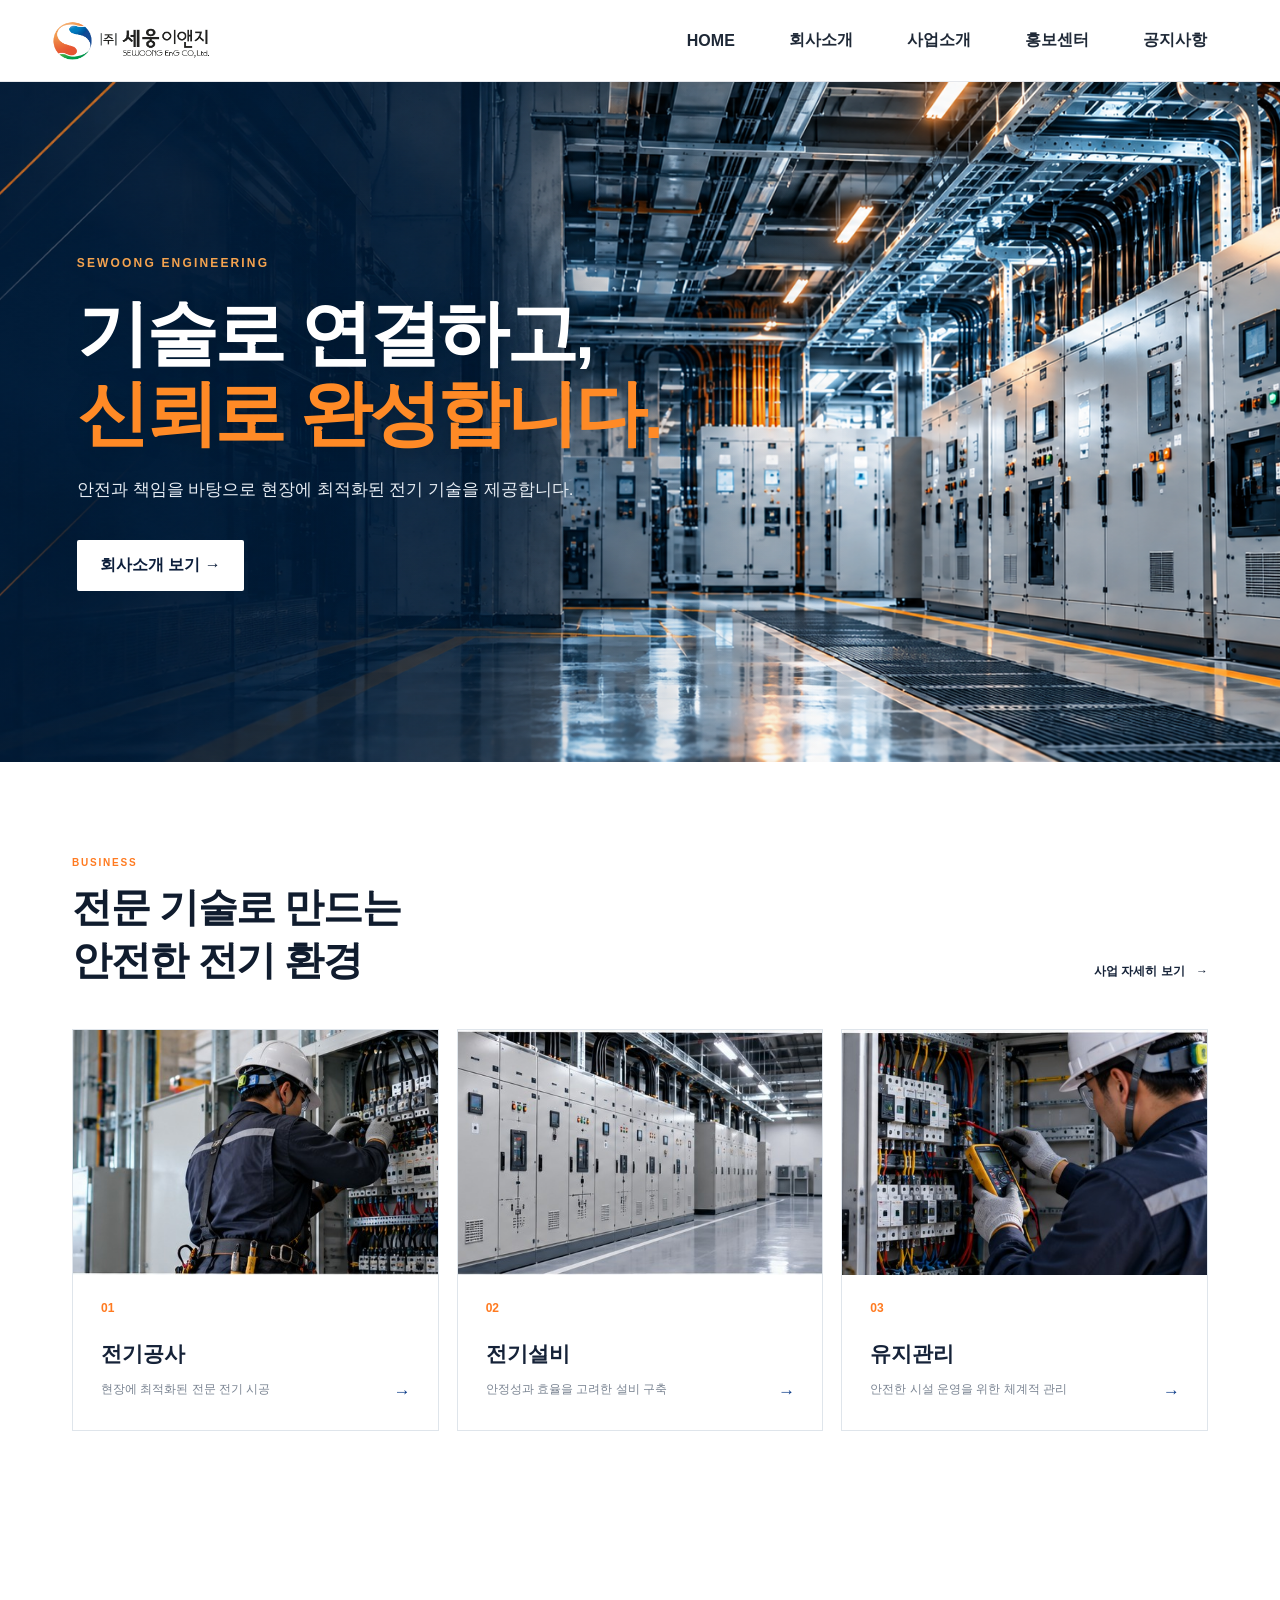
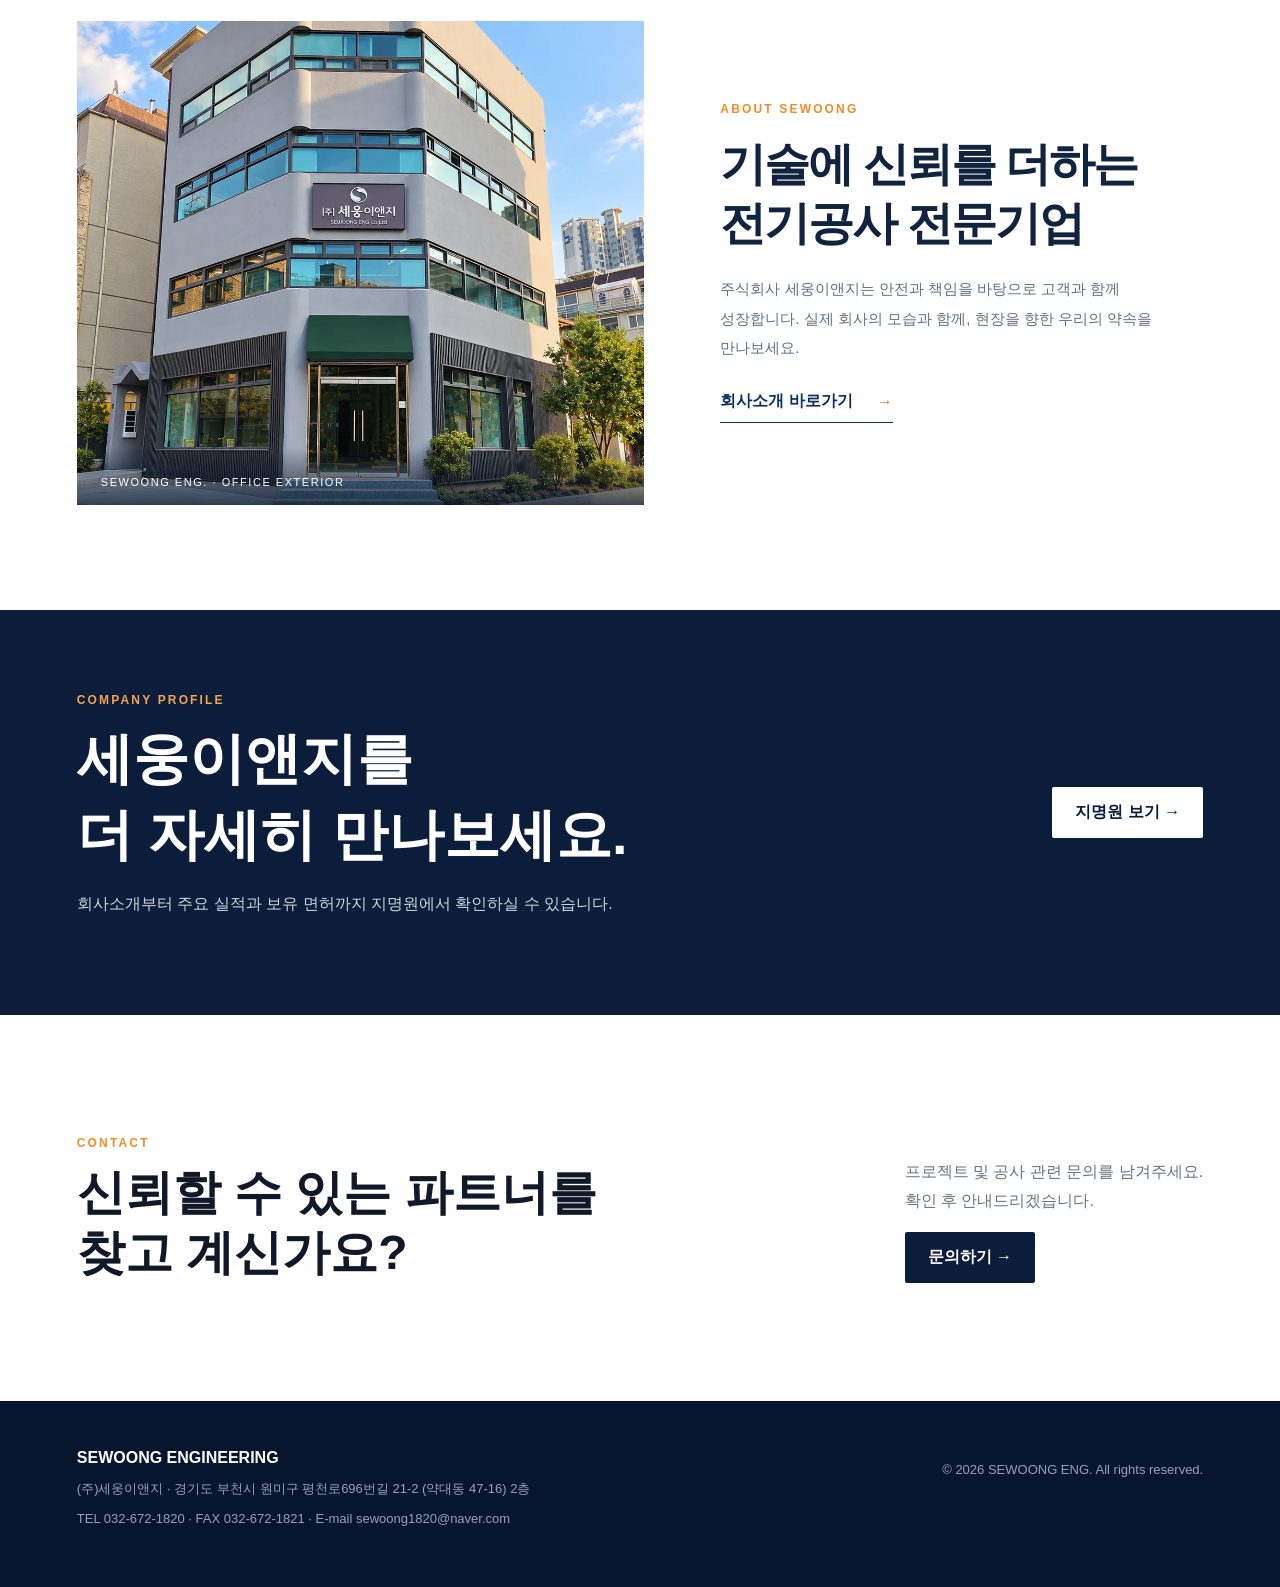
<file: index.html>
<!doctype html><html lang="ko"><head><meta charset="utf-8"><meta name="viewport" content="width=device-width,initial-scale=1"><title>(주)세웅이앤지 | 전기공사 전문기업</title>
  <meta name="description" content="전기공사, 전기설비 및 유지관리 전문기업 (주)세웅이앤지입니다. 주요 사업분야와 관급 공사 실적, 회사 정보를 확인하실 수 있습니다.">
  <link rel="canonical" href="https://koseonyeong.github.io/sewoongeng/"><link rel="stylesheet" href="style.css">
<style>
/* v12 HOME HERO ONLY — other pages are untouched */
.hero{
  position:relative;
  min-height:680px;
  display:flex;
  align-items:center;
  color:#fff;
  overflow:hidden;
  background:
    linear-gradient(90deg,rgba(4,21,43,.25) 0%,rgba(4,21,43,.08) 43%,rgba(4,21,43,0) 67%),
    url('sewoong-main-hero.png') center center/cover no-repeat;
}
.hero-inner{
  position:relative;
  z-index:2;
  width:min(1180px,88%);
  margin:auto;
}
.hero .eyebrow.light{
  color:#f5a34f;
}
.hero h1{
  max-width:760px;
  font-size:clamp(46px,5.6vw,74px);
  line-height:1.12;
  letter-spacing:-.045em;
  margin:22px 0;
  text-shadow:0 3px 24px rgba(0,0,0,.16);
}
.hero h1 em{
  font-style:normal;
  color:#ff8a26;
}
.hero p{
  max-width:590px;
  font-size:17px;
  line-height:1.8;
  color:#e8eef5;
  margin:0 0 34px;
}
.hero .btn.white{
  background:#fff;
  color:#0b1d3a;
  transition:transform .2s ease,box-shadow .2s ease;
}
.hero .btn.white:hover{
  transform:translateY(-2px);
  box-shadow:0 12px 28px rgba(0,0,0,.16);
}
@media(max-width:800px){
  .hero{
    min-height:610px;
    align-items:flex-end;
    background-position:62% center;
  }
  .hero:after{
    content:"";
    position:absolute;
    inset:0;
    background:linear-gradient(180deg,rgba(4,20,41,.12) 0%,rgba(4,20,41,.30) 38%,rgba(4,20,41,.90) 100%);
  }
  .hero-inner{
    padding-bottom:70px;
  }
  .hero h1{
    font-size:clamp(39px,11vw,54px);
    max-width:520px;
  }
  .hero p{
    max-width:470px;
    font-size:15px;
  }
}
@media(max-width:480px){
  .hero{
    min-height:570px;
    background-position:66% center;
  }
  .hero-inner{
    width:calc(100% - 40px);
    padding-bottom:54px;
  }
  .hero h1{
    font-size:38px;
  }
}
</style>


<style>
/* v12.2 HOME lower-section breathing room only */
.profile-cta .inner,
.contact-cta .inner{
  width:min(1660px,88%);
  max-width:none;
  margin-left:auto;
  margin-right:auto;
}
.profile-cta{
  padding-top:112px;
  padding-bottom:112px;
}
.contact-cta{
  padding-top:118px;
  padding-bottom:118px;
}
.profile-cta .inner,
.contact-cta .inner{
  column-gap:clamp(70px,10vw,190px);
}
@media(max-width:900px){
  .profile-cta .inner,
  .contact-cta .inner{
    width:calc(100% - 48px);
  }
  .profile-cta{padding-top:82px;padding-bottom:82px}
  .contact-cta{padding-top:88px;padding-bottom:88px}
}
@media(max-width:600px){
  .profile-cta .inner,
  .contact-cta .inner{
    width:calc(100% - 40px);
  }
  .profile-cta{padding-top:68px;padding-bottom:68px}
  .contact-cta{padding-top:72px;padding-bottom:72px}
}
</style>


  <!-- Social sharing and official site metadata (SEO v17) -->
  <meta property="og:type" content="website">
  <meta property="og:site_name" content="세웅이앤지">
  <meta property="og:locale" content="ko_KR">
  <meta property="og:title" content="(주)세웅이앤지 | 전기공사 전문기업">
  <meta property="og:description" content="전기공사, 전기설비 및 유지관리 전문기업 (주)세웅이앤지입니다. 주요 사업분야와 관급 공사 실적, 회사 정보를 확인하실 수 있습니다.">
  <meta property="og:url" content="https://koseonyeong.github.io/sewoongeng/">
  <meta property="og:image" content="https://koseonyeong.github.io/sewoongeng/sewoong-main-hero.png">
  <script type="application/ld+json">{"@context":"https://schema.org","@graph":[{"@type":"Organization","@id":"https://koseonyeong.github.io/sewoongeng/#organization","name":"주식회사 세웅이앤지","alternateName":["(주)세웅이앤지","세웅이앤지"],"url":"https://koseonyeong.github.io/sewoongeng/","logo":"https://koseonyeong.github.io/sewoongeng/sewoong-logo.png","description":"전기공사 및 전기설비 전문기업","telephone":"+82-32-672-1820","email":"sewoong1820@naver.com","address":{"@type":"PostalAddress","streetAddress":"평천로696번길 21-2, 2층","addressLocality":"부천시 원미구","addressRegion":"경기도","addressCountry":"KR"}},{"@type":"WebSite","@id":"https://koseonyeong.github.io/sewoongeng/#website","name":"세웅이앤지","alternateName":"(주)세웅이앤지","url":"https://koseonyeong.github.io/sewoongeng/","publisher":{"@id":"https://koseonyeong.github.io/sewoongeng/#organization"}}]}</script>
<style>
/* Office exterior addition, scoped: existing styles remain untouched */
.office-showcase{width:min(1180px,88%);margin:0 auto;padding:95px 0 105px;display:grid;grid-template-columns:minmax(0,1.08fr) minmax(0,.92fr);gap:clamp(30px,6vw,86px);align-items:center}
.office-showcase .office-photo{margin:0;position:relative;overflow:hidden;background:#e9eff5;aspect-ratio:1.17}
.office-showcase .office-photo img{display:block;width:100%;height:100%;object-fit:cover;object-position:center 52%}
.office-showcase .office-photo figcaption{position:absolute;bottom:0;left:0;right:0;padding:28px 24px 17px;color:#fff;font-size:11px;letter-spacing:.14em;background:linear-gradient(transparent,rgba(4,20,43,.76))}
.office-showcase .office-copy .eyebrow{display:block;margin-bottom:19px}
.office-showcase h2{font-size:clamp(30px,3.6vw,47px);line-height:1.27;letter-spacing:-.045em;color:#11233e;margin:0 0 22px;word-break:keep-all}
.office-showcase p{font-size:15px;line-height:1.95;color:#637083;word-break:keep-all;margin:0 0 29px}
.office-showcase .office-link{display:inline-flex;align-items:center;gap:24px;font-weight:800;color:#0c315e;border-bottom:1px solid #0c315e;padding:0 0 10px}
.office-showcase .office-link span{color:#e87527}
.greeting-office{width:min(1180px,88%);margin:0 auto 100px;display:grid;grid-template-columns:minmax(0,1.2fr) minmax(0,.8fr);background:#f3f6f9;min-height:385px}
.greeting-office figure{margin:0;overflow:hidden;min-height:385px}
.greeting-office img{display:block;width:100%;height:100%;min-height:385px;object-fit:cover;object-position:center 51%}
.greeting-office .office-detail{padding:clamp(30px,5vw,65px);display:flex;flex-direction:column;justify-content:center}
.greeting-office .office-detail>span{font-size:11px;letter-spacing:.19em;font-weight:800;color:#e87527}
.greeting-office h3{font-size:clamp(27px,3vw,39px);line-height:1.28;color:#10233f;margin:18px 0}
.greeting-office p{font-size:14px;line-height:1.9;color:#64748b;margin:0 0 23px;word-break:keep-all}
.greeting-office a{font-weight:800;color:#0c315e;align-self:flex-start;border-bottom:1px solid #0c315e;padding-bottom:8px}
@media(max-width:760px){.office-showcase{grid-template-columns:1fr;padding:65px 0 75px;gap:27px}.office-showcase .office-photo{aspect-ratio:1.12}.office-showcase .office-copy{padding:0 2px}.greeting-office{grid-template-columns:1fr;margin-bottom:65px}.greeting-office figure,.greeting-office img{min-height:0;height:auto;aspect-ratio:1.22;object-fit:cover}.greeting-office .office-detail{padding:30px 26px 35px}}
</style>
<style>
/* HOME company profile: align content with centered site sections */
.profile-banner{display:block}
.profile-banner .profile-banner-inner{width:100%;max-width:1180px;margin:0 auto;display:flex;justify-content:space-between;align-items:center;gap:36px}
.profile-banner .profile-banner-inner>.btn{flex-shrink:0}
@media(max-width:800px){.profile-banner .profile-banner-inner{flex-direction:column;align-items:flex-start;gap:26px}}
</style>
</head><body>
<header class="header">
  <a class="logo company-logo" href="index.html" aria-label="세웅이앤지 홈"><img src="sewoong-logo.png" alt="(주)세웅이앤지 로고"></a>
  <button class="menu-btn" aria-label="메뉴">☰</button>
  <nav class="nav">
    <a href="index.html">HOME</a>
    <div class="nav-item"><button>회사소개</button><div class="dropdown"><a href="greeting.html">인사말</a><a href="history.html">연혁</a><a href="organization.html">회사구조</a><a href="location.html">오시는길</a></div></div>
    <div class="nav-item"><button>사업소개</button><div class="dropdown"><a href="business.html">사업 형태</a><a href="projects.html">관급 공사 실적</a></div></div>
    <div class="nav-item"><button>홍보센터</button><div class="dropdown"><a href="brochure.html">지명원</a><a href="licenses.html">면허보유현황</a></div></div>
    <div class="nav-item"><button>공지사항</button><div class="dropdown"><a href="notice.html">공지사항</a><a href="contact.html">문의하기</a></div></div>
  </nav>
</header>

<main>
<section class="hero">
  <div class="hero-inner"><span class="eyebrow light">SEWOONG ENGINEERING</span><h1>기술로 연결하고,<br><em>신뢰로 완성합니다.</em></h1><p>안전과 책임을 바탕으로 현장에 최적화된 전기 기술을 제공합니다.</p><a class="btn white" href="greeting.html">회사소개 보기 →</a></div>
</section>
<section class="home-business home-business-v11">
  <div class="home-business-head">
    <div>
      <span class="eyebrow">BUSINESS</span>
      <h2>전문 기술로 만드는<br>안전한 전기 환경</h2>
    </div>
    <a href="business.html" class="business-more">사업 자세히 보기 <b>→</b></a>
  </div>

  <div class="home-business-cards">
    <a class="home-business-card" href="business.html">
      <div class="home-business-img"><img src="business-construction.jpg" alt="전기공사 현장"></div>
      <div class="home-business-copy"><span>01</span><h3>전기공사</h3><p>현장에 최적화된 전문 전기 시공</p><b>→</b></div>
    </a>
    <a class="home-business-card" href="business.html">
      <div class="home-business-img"><img src="business-equipment.jpg" alt="전기설비"></div>
      <div class="home-business-copy"><span>02</span><h3>전기설비</h3><p>안정성과 효율을 고려한 설비 구축</p><b>→</b></div>
    </a>
    <a class="home-business-card" href="business.html">
      <div class="home-business-img"><img src="business-maintenance.jpg" alt="전기설비 유지관리"></div>
      <div class="home-business-copy"><span>03</span><h3>유지관리</h3><p>안전한 시설 운영을 위한 체계적 관리</p><b>→</b></div>
    </a>
  </div>
</section>
<section class="office-showcase" aria-labelledby="office-title">
  <figure class="office-photo"><img src="sewoong-office-exterior.webp" alt="경기도 부천시에 위치한 주식회사 세웅이앤지 회사 건물 전경" loading="lazy" width="1024" height="1365"><figcaption>SEWOONG ENG. · OFFICE EXTERIOR</figcaption></figure>
  <div class="office-copy"><span class="eyebrow">ABOUT SEWOONG</span><h2 id="office-title">기술에 신뢰를 더하는<br>전기공사 전문기업</h2><p>주식회사 세웅이앤지는 안전과 책임을 바탕으로 고객과 함께 성장합니다. 실제 회사의 모습과 함께, 현장을 향한 우리의 약속을 만나보세요.</p><a class="office-link" href="greeting.html">회사소개 바로가기 <span aria-hidden="true">→</span></a></div>
</section>
<section class="profile-banner"><div class="profile-banner-inner"><div><span class="eyebrow light">COMPANY PROFILE</span><h2>세웅이앤지를<br>더 자세히 만나보세요.</h2><p>회사소개부터 주요 실적과 보유 면허까지 지명원에서 확인하실 수 있습니다.</p></div><a class="btn white" href="brochure.html">지명원 보기 →</a></div></section>
<section class="contact-cta"><div><span class="eyebrow">CONTACT</span><h2>신뢰할 수 있는 파트너를<br>찾고 계신가요?</h2></div><div><p>프로젝트 및 공사 관련 문의를 남겨주세요.<br>확인 후 안내드리겠습니다.</p><a class="btn primary" href="contact.html">문의하기 →</a></div></section>
</main>

<footer><div><strong>SEWOONG ENGINEERING</strong>
<p>(주)세웅이앤지 · 경기도 부천시 원미구 평천로696번길 21-2 (약대동 47-16) 2층</p>
<p>TEL 032-672-1820 · FAX 032-672-1821 · E-mail <a href="mailto:sewoong1820@naver.com">sewoong1820@naver.com</a></p>
</div><p>© 2026 SEWOONG ENG. All rights reserved.</p></footer>
<script src="script.js?v=20261001-2"></script></body></html>
</file>
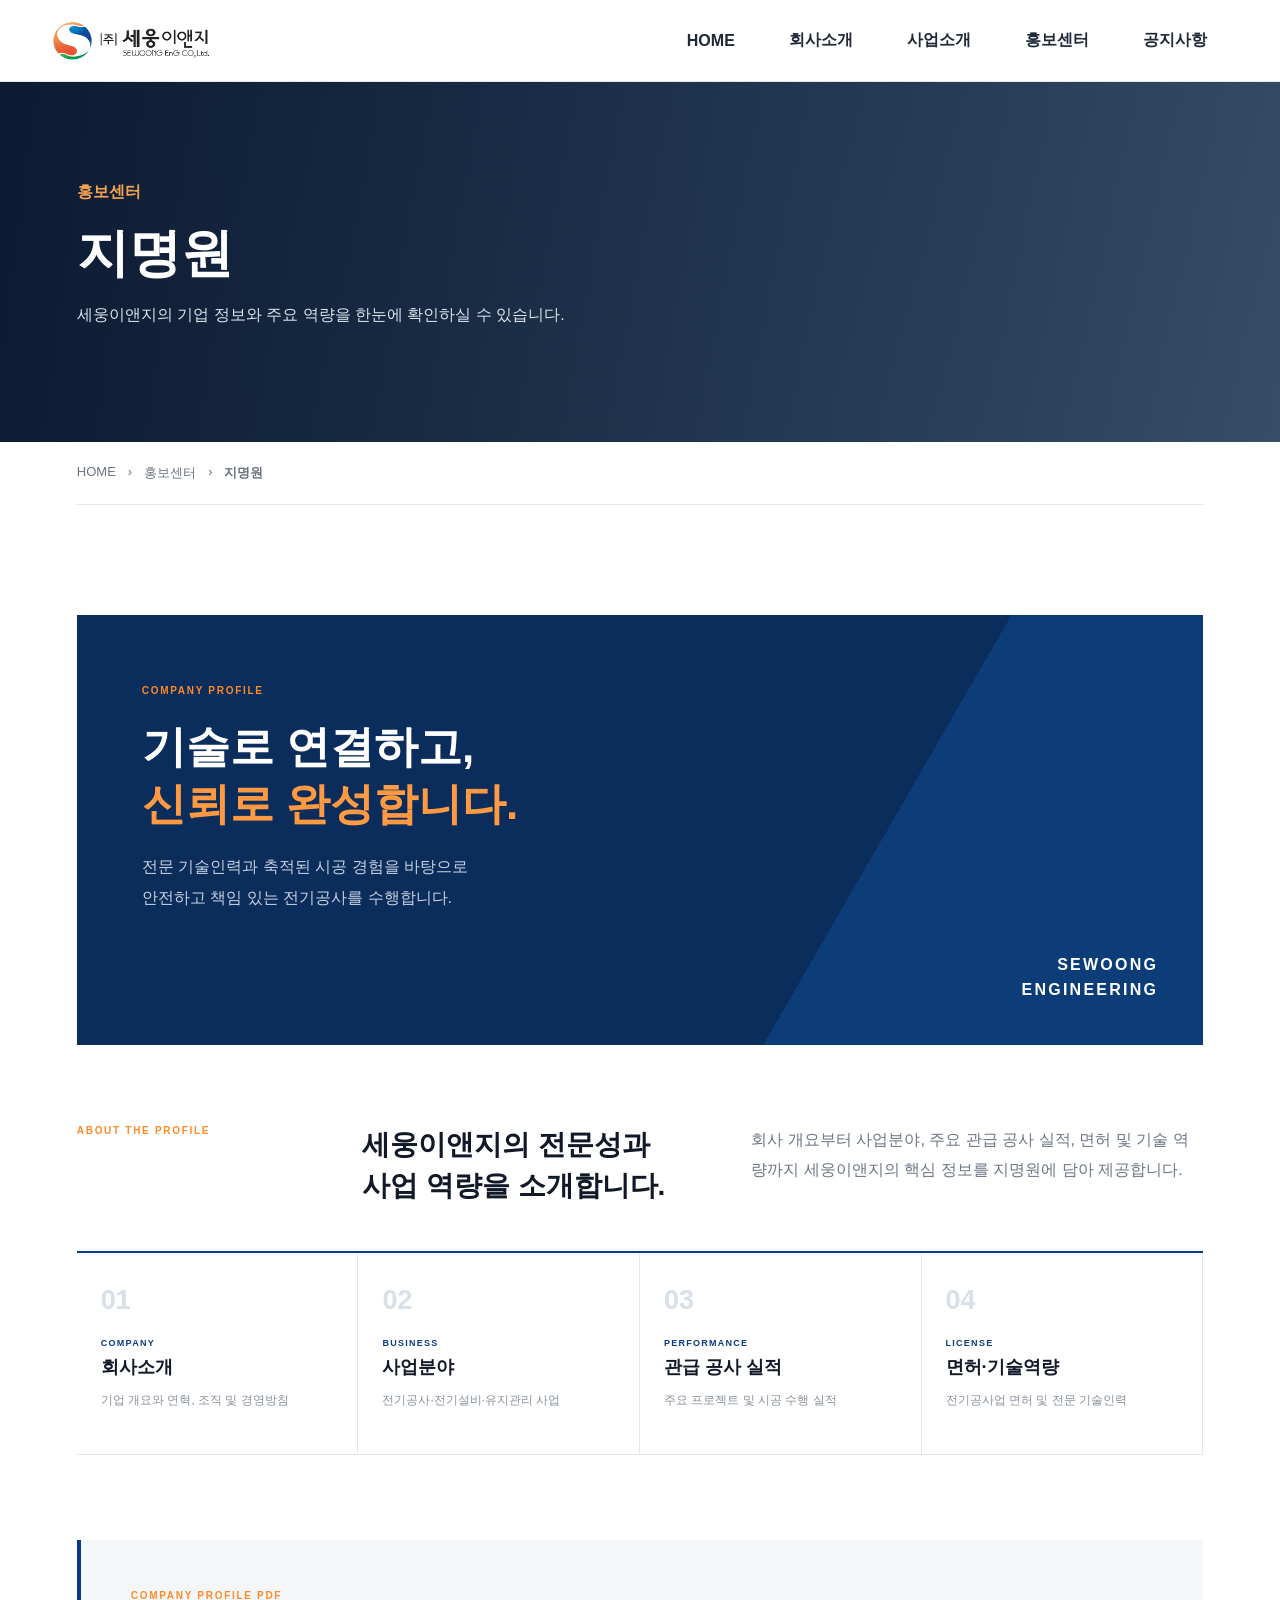
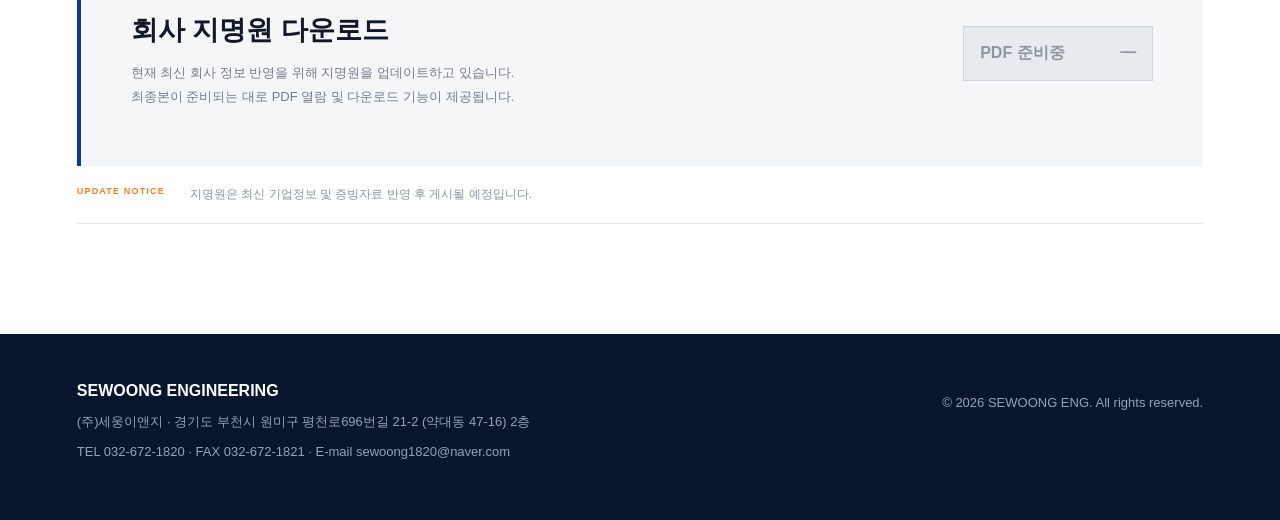
<file: brochure.html>
<!doctype html><html lang="ko"><head><meta charset="utf-8"><meta name="viewport" content="width=device-width,initial-scale=1"><title>지명원 | (주)세웅이앤지</title>
  <meta name="description" content="(주)세웅이앤지의 회사소개, 사업분야, 주요 관급 공사 실적과 기업 정보를 확인하실 수 있는 지명원 안내 페이지입니다.">
  <link rel="canonical" href="https://koseonyeong.github.io/sewoongeng/brochure.html"><link rel="stylesheet" href="style.css">
  <!-- Social sharing and official site metadata (SEO v17) -->
  <meta property="og:type" content="article">
  <meta property="og:site_name" content="세웅이앤지">
  <meta property="og:locale" content="ko_KR">
  <meta property="og:title" content="지명원 | (주)세웅이앤지">
  <meta property="og:description" content="(주)세웅이앤지의 회사소개, 사업분야, 주요 관급 공사 실적과 기업 정보를 확인하실 수 있는 지명원 안내 페이지입니다.">
  <meta property="og:url" content="https://koseonyeong.github.io/sewoongeng/brochure.html">
  <meta property="og:image" content="https://koseonyeong.github.io/sewoongeng/sewoong-main-hero.png">
</head><body><header class="header">
  <a class="logo company-logo" href="index.html" aria-label="세웅이앤지 홈"><img src="sewoong-logo.png" alt="(주)세웅이앤지 로고"></a>
  <button class="menu-btn" aria-label="메뉴">☰</button>
  <nav class="nav">
    <a href="index.html">HOME</a>
    <div class="nav-item"><button>회사소개</button><div class="dropdown"><a href="greeting.html">인사말</a><a href="history.html">연혁</a><a href="organization.html">회사구조</a><a href="location.html">오시는길</a></div></div>
    <div class="nav-item"><button>사업소개</button><div class="dropdown"><a href="business.html">사업 형태</a><a href="projects.html">관급 공사 실적</a></div></div>
    <div class="nav-item"><button>홍보센터</button><div class="dropdown"><a href="brochure.html">지명원</a><a href="licenses.html">면허보유현황</a></div></div>
    <div class="nav-item"><button>공지사항</button><div class="dropdown"><a href="notice.html">공지사항</a><a href="contact.html">문의하기</a></div></div>
  </nav>
</header><main><section class="subhero"><div><span>홍보센터</span><h1>지명원</h1><p>세웅이앤지의 기업 정보와 주요 역량을 한눈에 확인하실 수 있습니다.</p></div></section><div class="breadcrumb"><a href="index.html">HOME</a><span>›</span><span>홍보센터</span><span>›</span><strong>지명원</strong></div><section class="detail-section brochure-v10"><div class="brochure-hero"><div><span>COMPANY PROFILE</span><h2>기술로 연결하고,<br><em>신뢰로 완성합니다.</em></h2><p>전문 기술인력과 축적된 시공 경험을 바탕으로<br>안전하고 책임 있는 전기공사를 수행합니다.</p></div><b>SEWOONG<br>ENGINEERING</b></div><div class="brochure-intro"><span>ABOUT THE PROFILE</span><h3>세웅이앤지의 전문성과<br>사업 역량을 소개합니다.</h3><p>회사 개요부터 사업분야, 주요 관급 공사 실적, 면허 및 기술 역량까지 세웅이앤지의 핵심 정보를 지명원에 담아 제공합니다.</p></div><div class="brochure-index"><article><span>01</span><small>COMPANY</small><h4>회사소개</h4><p>기업 개요와 연혁, 조직 및 경영방침</p></article><article><span>02</span><small>BUSINESS</small><h4>사업분야</h4><p>전기공사·전기설비·유지관리 사업</p></article><article><span>03</span><small>PERFORMANCE</small><h4>관급 공사 실적</h4><p>주요 프로젝트 및 시공 수행 실적</p></article><article><span>04</span><small>LICENSE</small><h4>면허·기술역량</h4><p>전기공사업 면허 및 전문 기술인력</p></article></div><div class="brochure-download"><div><span>COMPANY PROFILE PDF</span><h3>회사 지명원 다운로드</h3><p>현재 최신 회사 정보 반영을 위해 지명원을 업데이트하고 있습니다.<br>최종본이 준비되는 대로 PDF 열람 및 다운로드 기능이 제공됩니다.</p></div><button disabled>PDF 준비중 <b>—</b></button></div><div class="brochure-guide"><b>UPDATE NOTICE</b><span>지명원은 최신 기업정보 및 증빙자료 반영 후 게시될 예정입니다.</span></div></section></main><footer><div><strong>SEWOONG ENGINEERING</strong>
<p>(주)세웅이앤지 · 경기도 부천시 원미구 평천로696번길 21-2 (약대동 47-16) 2층</p>
<p>TEL 032-672-1820 · FAX 032-672-1821 · E-mail <a href="mailto:sewoong1820@naver.com">sewoong1820@naver.com</a></p>
</div><p>© 2026 SEWOONG ENG. All rights reserved.</p></footer><script src="script.js?v=20261001-2"></script>
</body></html>
</file>
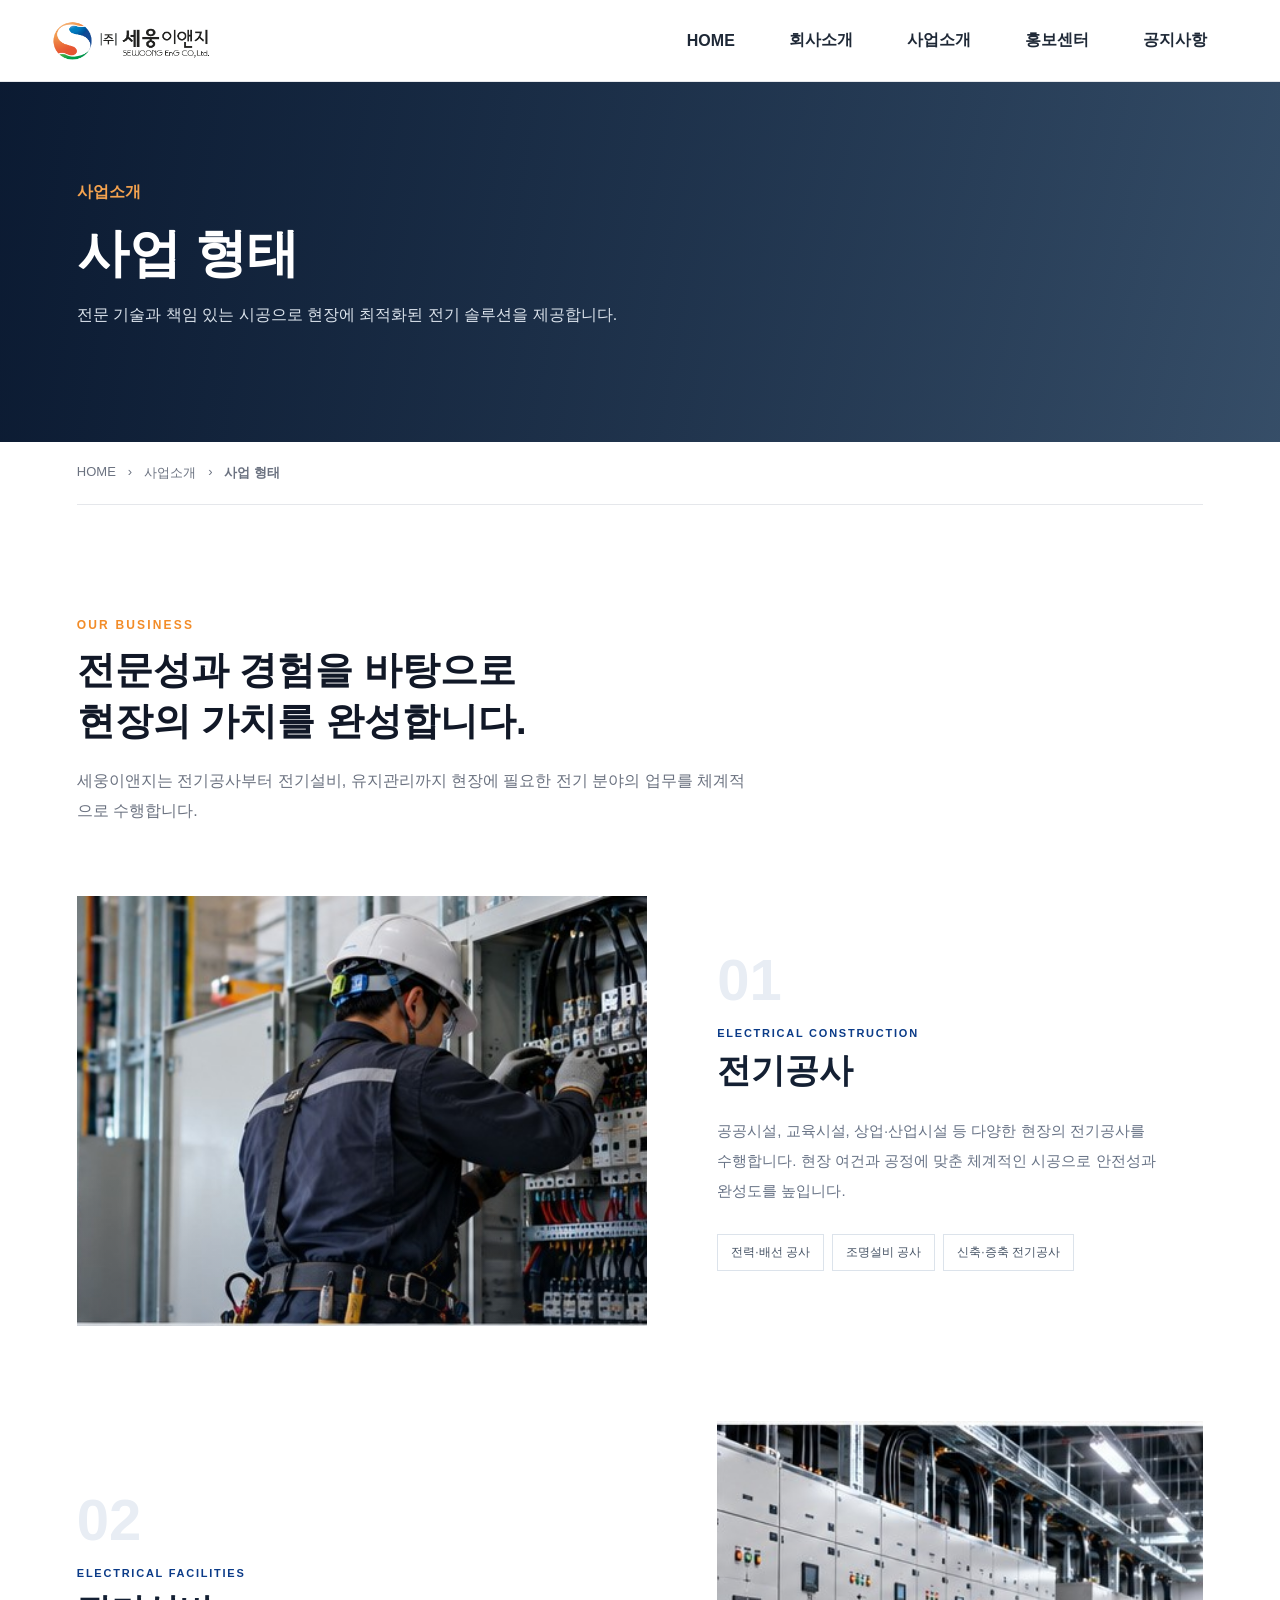
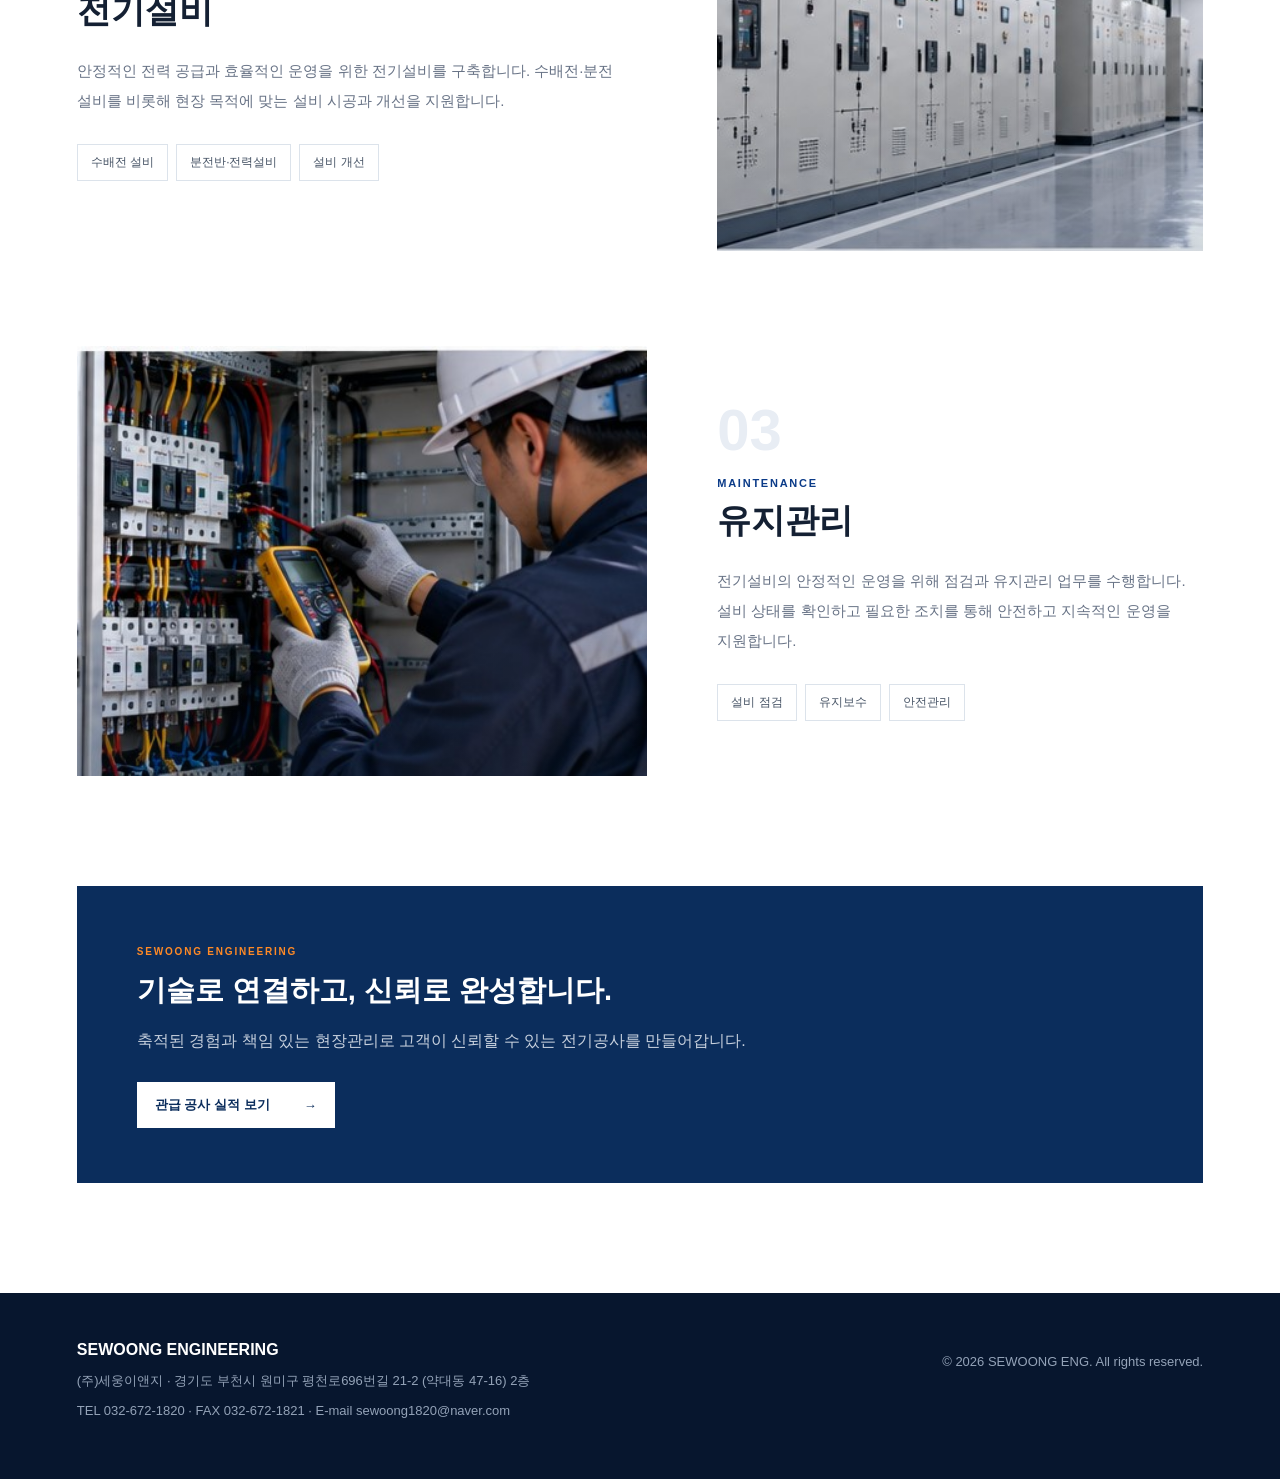
<file: business.html>
<!doctype html>
<html lang="ko">
<head>
<meta charset="utf-8"><meta name="viewport" content="width=device-width,initial-scale=1">
<title>사업 형태 | (주)세웅이앤지</title>
  <meta name="description" content="(주)세웅이앤지의 전기공사, 전기설비, 유지관리 등 주요 사업분야와 전문 시공 역량을 소개합니다.">
  <link rel="canonical" href="https://koseonyeong.github.io/sewoongeng/business.html"><link rel="stylesheet" href="style.css">

  <!-- Social sharing and official site metadata (SEO v17) -->
  <meta property="og:type" content="article">
  <meta property="og:site_name" content="세웅이앤지">
  <meta property="og:locale" content="ko_KR">
  <meta property="og:title" content="사업 형태 | (주)세웅이앤지">
  <meta property="og:description" content="(주)세웅이앤지의 전기공사, 전기설비, 유지관리 등 주요 사업분야와 전문 시공 역량을 소개합니다.">
  <meta property="og:url" content="https://koseonyeong.github.io/sewoongeng/business.html">
  <meta property="og:image" content="https://koseonyeong.github.io/sewoongeng/sewoong-main-hero.png">
</head><body>
<header class="header">
  <a class="logo company-logo" href="index.html" aria-label="세웅이앤지 홈"><img src="sewoong-logo.png" alt="(주)세웅이앤지 로고"></a>
  <button class="menu-btn" aria-label="메뉴">☰</button>
  <nav class="nav">
    <a href="index.html">HOME</a>
    <div class="nav-item"><button>회사소개</button><div class="dropdown"><a href="greeting.html">인사말</a><a href="history.html">연혁</a><a href="organization.html">회사구조</a><a href="location.html">오시는길</a></div></div>
    <div class="nav-item"><button>사업소개</button><div class="dropdown"><a href="business.html">사업 형태</a><a href="projects.html">관급 공사 실적</a></div></div>
    <div class="nav-item"><button>홍보센터</button><div class="dropdown"><a href="brochure.html">지명원</a><a href="licenses.html">면허보유현황</a></div></div>
    <div class="nav-item"><button>공지사항</button><div class="dropdown"><a href="notice.html">공지사항</a><a href="contact.html">문의하기</a></div></div>
  </nav>
</header>
<main>
<section class="subhero"><div><span>사업소개</span><h1>사업 형태</h1><p>전문 기술과 책임 있는 시공으로 현장에 최적화된 전기 솔루션을 제공합니다.</p></div></section>
<div class="breadcrumb"><a href="index.html">HOME</a><span>›</span><span>사업소개</span><span>›</span><strong>사업 형태</strong></div>

<section class="detail-section business-v8">
  <div class="detail-title business-intro">
    <span class="eyebrow">OUR BUSINESS</span>
    <h2>전문성과 경험을 바탕으로<br>현장의 가치를 완성합니다.</h2>
    <p>세웅이앤지는 전기공사부터 전기설비, 유지관리까지 현장에 필요한 전기 분야의 업무를 체계적으로 수행합니다.</p>
  </div>

  <div class="business-feature-list">
    <article class="business-feature">
      <div class="business-photo"><img src="business-construction.jpg" alt="전기공사 현장 작업 이미지"></div>
      <div class="business-copy"><span class="business-no">01</span><small>ELECTRICAL CONSTRUCTION</small><h3>전기공사</h3>
      <p>공공시설, 교육시설, 상업·산업시설 등 다양한 현장의 전기공사를 수행합니다. 현장 여건과 공정에 맞춘 체계적인 시공으로 안전성과 완성도를 높입니다.</p>
      <div class="business-tags"><span>전력·배선 공사</span><span>조명설비 공사</span><span>신축·증축 전기공사</span></div></div>
    </article>

    <article class="business-feature reverse">
      <div class="business-photo"><img src="business-equipment.jpg" alt="전기설비 및 배전반 이미지"></div>
      <div class="business-copy"><span class="business-no">02</span><small>ELECTRICAL FACILITIES</small><h3>전기설비</h3>
      <p>안정적인 전력 공급과 효율적인 운영을 위한 전기설비를 구축합니다. 수배전·분전 설비를 비롯해 현장 목적에 맞는 설비 시공과 개선을 지원합니다.</p>
      <div class="business-tags"><span>수배전 설비</span><span>분전반·전력설비</span><span>설비 개선</span></div></div>
    </article>

    <article class="business-feature">
      <div class="business-photo"><img src="business-maintenance.jpg" alt="전기설비 유지관리 점검 이미지"></div>
      <div class="business-copy"><span class="business-no">03</span><small>MAINTENANCE</small><h3>유지관리</h3>
      <p>전기설비의 안정적인 운영을 위해 점검과 유지관리 업무를 수행합니다. 설비 상태를 확인하고 필요한 조치를 통해 안전하고 지속적인 운영을 지원합니다.</p>
      <div class="business-tags"><span>설비 점검</span><span>유지보수</span><span>안전관리</span></div></div>
    </article>
  </div>

  <div class="business-bottom">
    <span>SEWOONG ENGINEERING</span>
    <h3>기술로 연결하고, 신뢰로 완성합니다.</h3>
    <p>축적된 경험과 책임 있는 현장관리로 고객이 신뢰할 수 있는 전기공사를 만들어갑니다.</p>
    <a href="projects.html">관급 공사 실적 보기 <b>→</b></a>
  </div>
</section>
</main>
<footer><div><strong>SEWOONG ENGINEERING</strong>
<p>(주)세웅이앤지 · 경기도 부천시 원미구 평천로696번길 21-2 (약대동 47-16) 2층</p>
<p>TEL 032-672-1820 · FAX 032-672-1821 · E-mail <a href="mailto:sewoong1820@naver.com">sewoong1820@naver.com</a></p>
</div><p>© 2026 SEWOONG ENG. All rights reserved.</p></footer>
<script src="script.js?v=20261001-2"></script>
</body></html>
</file>
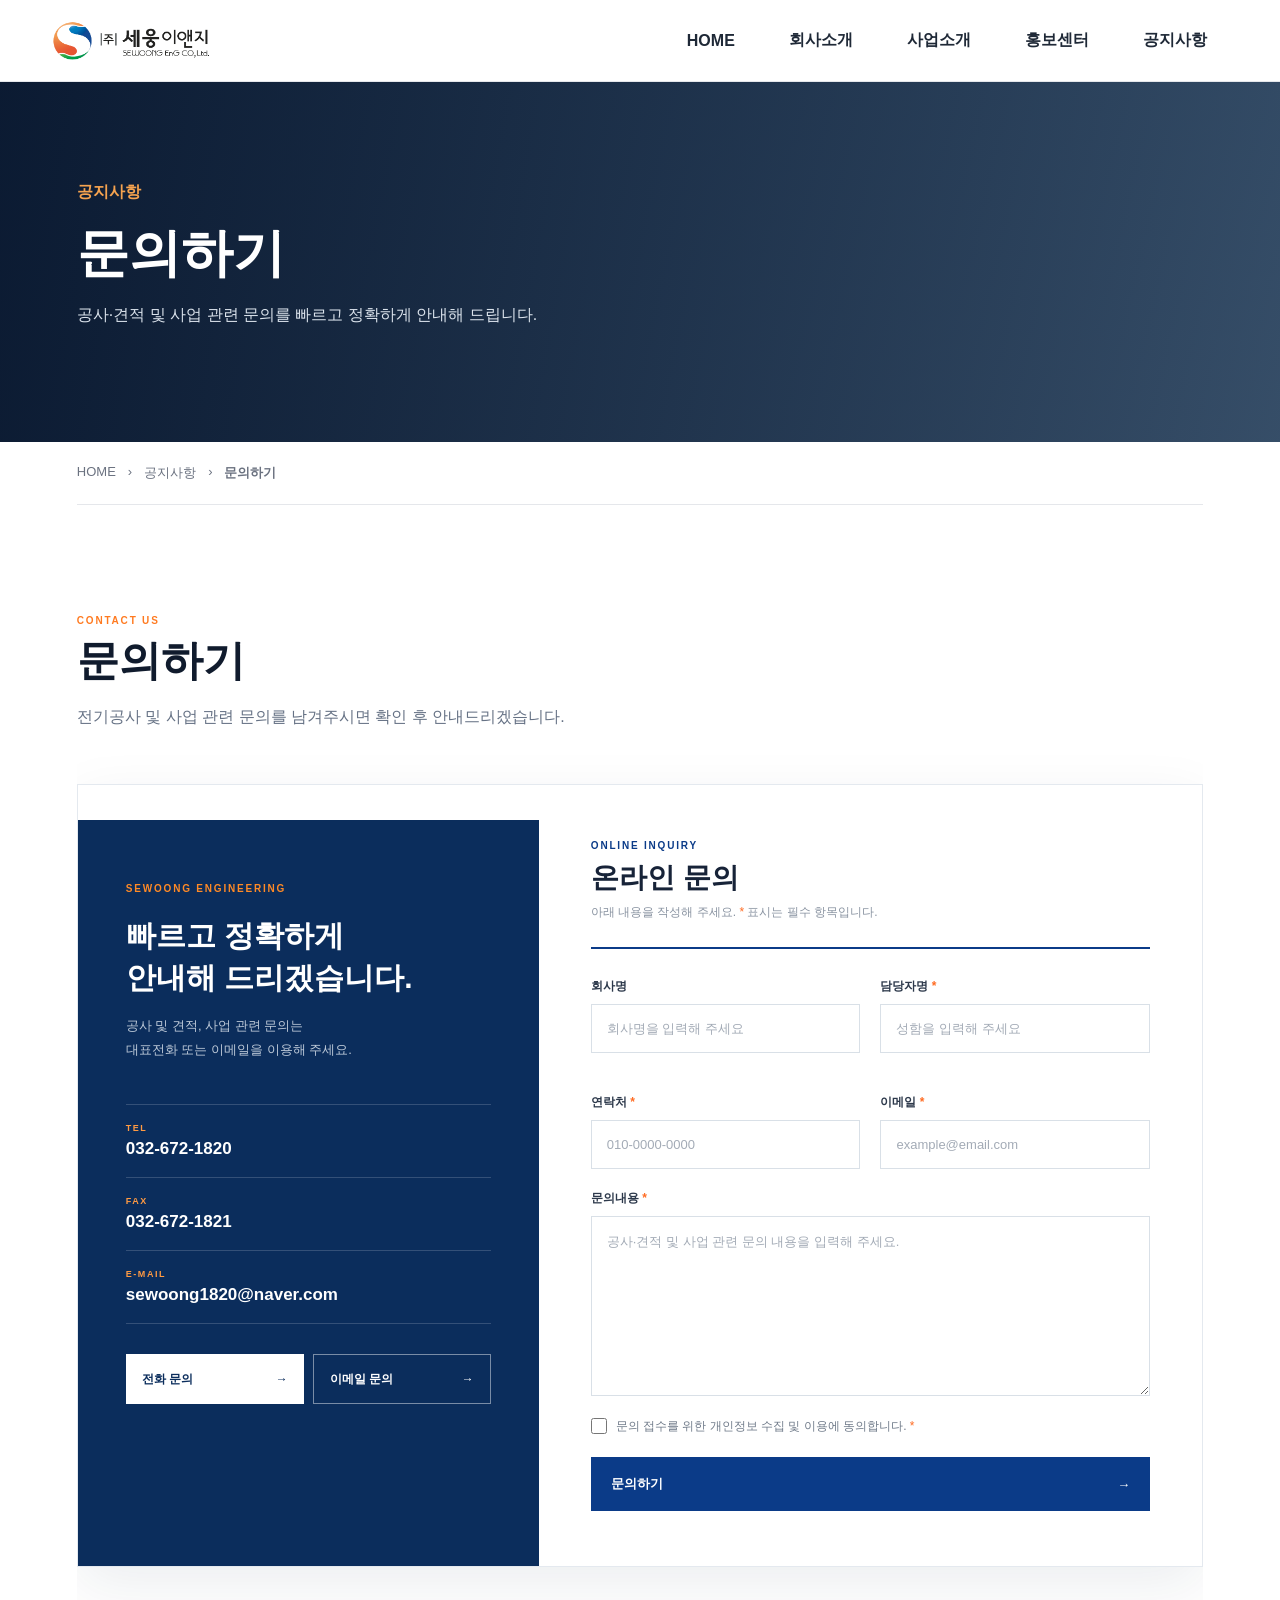
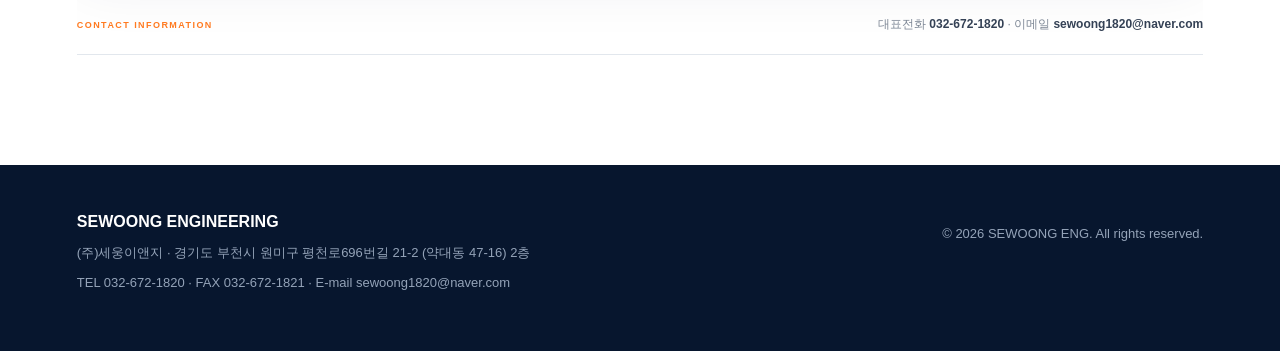
<file: contact.html>
<!doctype html>
<html lang="ko">
<head>
<meta charset="utf-8"><meta name="viewport" content="width=device-width,initial-scale=1">
<title>문의하기 | (주)세웅이앤지</title>
  <meta name="description" content="전기공사, 전기설비 및 유지관리 관련 상담과 업무 문의를 위한 (주)세웅이앤지 연락처 및 문의 안내입니다.">
  <link rel="canonical" href="https://koseonyeong.github.io/sewoongeng/contact.html">
<link rel="stylesheet" href="style.css">

  <!-- Social sharing and official site metadata (SEO v17) -->
  <meta property="og:type" content="article">
  <meta property="og:site_name" content="세웅이앤지">
  <meta property="og:locale" content="ko_KR">
  <meta property="og:title" content="문의하기 | (주)세웅이앤지">
  <meta property="og:description" content="전기공사, 전기설비 및 유지관리 관련 상담과 업무 문의를 위한 (주)세웅이앤지 연락처 및 문의 안내입니다.">
  <meta property="og:url" content="https://koseonyeong.github.io/sewoongeng/contact.html">
  <meta property="og:image" content="https://koseonyeong.github.io/sewoongeng/sewoong-main-hero.png">
</head>
<body>
<header class="header">
  <a class="logo company-logo" href="index.html" aria-label="세웅이앤지 홈"><img src="sewoong-logo.png" alt="(주)세웅이앤지 로고"></a>
  <button class="menu-btn" aria-label="메뉴">☰</button>
  <nav class="nav">
    <a href="index.html">HOME</a>
    <div class="nav-item"><button>회사소개</button><div class="dropdown"><a href="greeting.html">인사말</a><a href="history.html">연혁</a><a href="organization.html">회사구조</a><a href="location.html">오시는길</a></div></div>
    <div class="nav-item"><button>사업소개</button><div class="dropdown"><a href="business.html">사업 형태</a><a href="projects.html">관급 공사 실적</a></div></div>
    <div class="nav-item"><button>홍보센터</button><div class="dropdown"><a href="brochure.html">지명원</a><a href="licenses.html">면허보유현황</a></div></div>
    <div class="nav-item"><button>공지사항</button><div class="dropdown"><a href="notice.html">공지사항</a><a href="contact.html">문의하기</a></div></div>
  </nav>
</header>
<main>
<section class="subhero"><div><span>공지사항</span><h1>문의하기</h1><p>공사·견적 및 사업 관련 문의를 빠르고 정확하게 안내해 드립니다.</p></div></section>
<div class="breadcrumb"><a href="index.html">HOME</a><span>›</span><span>공지사항</span><span>›</span><strong>문의하기</strong></div>

<section class="detail-section contact-v8">
  <div class="contact-heading">
    <span>CONTACT US</span>
    <h2>문의하기</h2>
    <p>전기공사 및 사업 관련 문의를 남겨주시면 확인 후 안내드리겠습니다.</p>
  </div>

  <div class="contact-layout">
    <aside class="contact-info">
      <span class="contact-label">SEWOONG ENGINEERING</span>
      <h3>빠르고 정확하게<br>안내해 드리겠습니다.</h3>
      <p class="contact-desc">공사 및 견적, 사업 관련 문의는<br>대표전화 또는 이메일을 이용해 주세요.</p>

      <div class="contact-details">
        <div><span>TEL</span><a href="tel:0326721820">032-672-1820</a></div>
        <div><span>FAX</span><strong>032-672-1821</strong></div>
        <div><span>E-MAIL</span><a href="mailto:sewoong1820@naver.com">sewoong1820@naver.com</a></div>
      </div>

      <div class="contact-buttons">
        <a href="tel:0326721820" class="contact-primary">전화 문의 <b>→</b></a>
        <a href="mailto:sewoong1820@naver.com" class="contact-secondary">이메일 문의 <b>→</b></a>
      </div>
    </aside>

    <div class="contact-form-card">
      <div class="form-title">
        <span>ONLINE INQUIRY</span>
        <h3>온라인 문의</h3>
        <p>아래 내용을 작성해 주세요. <em>*</em> 표시는 필수 항목입니다.</p>
      </div>

      <form id="inquiryForm" class="sewoong-form">
        <div class="field-grid">
          <label><span>회사명</span><input type="text" name="company" placeholder="회사명을 입력해 주세요"></label>
          <label><span>담당자명 <em>*</em></span><input type="text" name="name" placeholder="성함을 입력해 주세요" required></label>
          <label><span>연락처 <em>*</em></span><input type="tel" name="phone" placeholder="010-0000-0000" required></label>
          <label><span>이메일 <em>*</em></span><input type="email" name="email" placeholder="example@email.com" required></label>
        </div>
        <label class="message-field"><span>문의내용 <em>*</em></span><textarea name="message" placeholder="공사·견적 및 사업 관련 문의 내용을 입력해 주세요." required></textarea></label>

        <label class="privacy-row">
          <input type="checkbox" required>
          <span>문의 접수를 위한 개인정보 수집 및 이용에 동의합니다. <em>*</em></span>
        </label>

        <button type="submit" class="submit-inquiry"><span>문의하기</span><b>→</b></button>
        <div class="contact-preparing" id="contactPreparing">
          현재 온라인 문의 전송 기능은 준비 중입니다. 대표전화 또는 이메일 문의를 이용해 주세요.
        </div>
      </form>
    </div>
  </div>

  <div class="contact-bottom-note">
    <span>CONTACT INFORMATION</span>
    <p>대표전화 <strong>032-672-1820</strong> · 이메일 <strong>sewoong1820@naver.com</strong></p>
  </div>
</section>
</main>
<footer><div><strong>SEWOONG ENGINEERING</strong>
<p>(주)세웅이앤지 · 경기도 부천시 원미구 평천로696번길 21-2 (약대동 47-16) 2층</p>
<p>TEL 032-672-1820 · FAX 032-672-1821 · E-mail <a href="mailto:sewoong1820@naver.com">sewoong1820@naver.com</a></p>
</div><p>© 2026 SEWOONG ENG. All rights reserved.</p></footer>

<script src="script.js?v=20261001-2"></script>
<script>
document.addEventListener("DOMContentLoaded", function(){
  var form=document.getElementById("inquiryForm");
  if(form) form.addEventListener("submit", function(e){
    e.preventDefault();
    document.getElementById("contactPreparing").classList.add("show");
  });
});
</script>
</body></html>
</file>
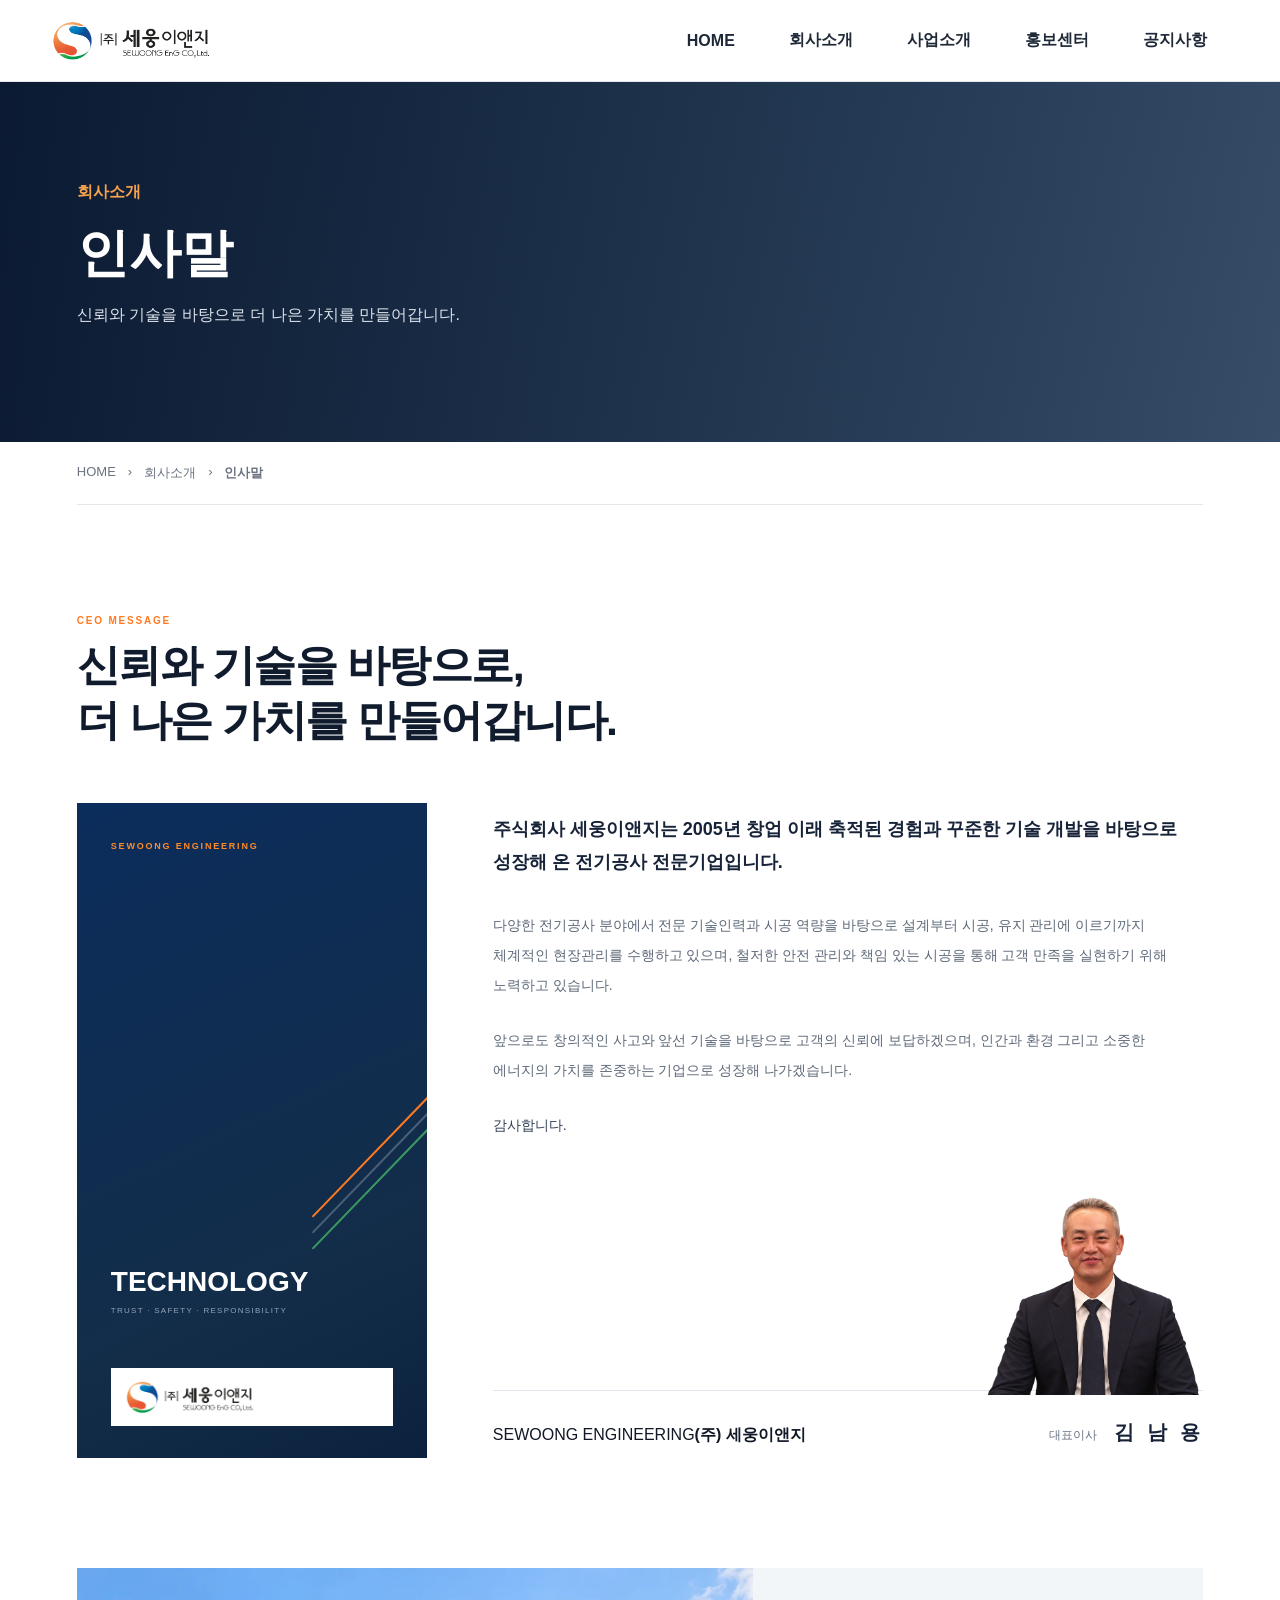
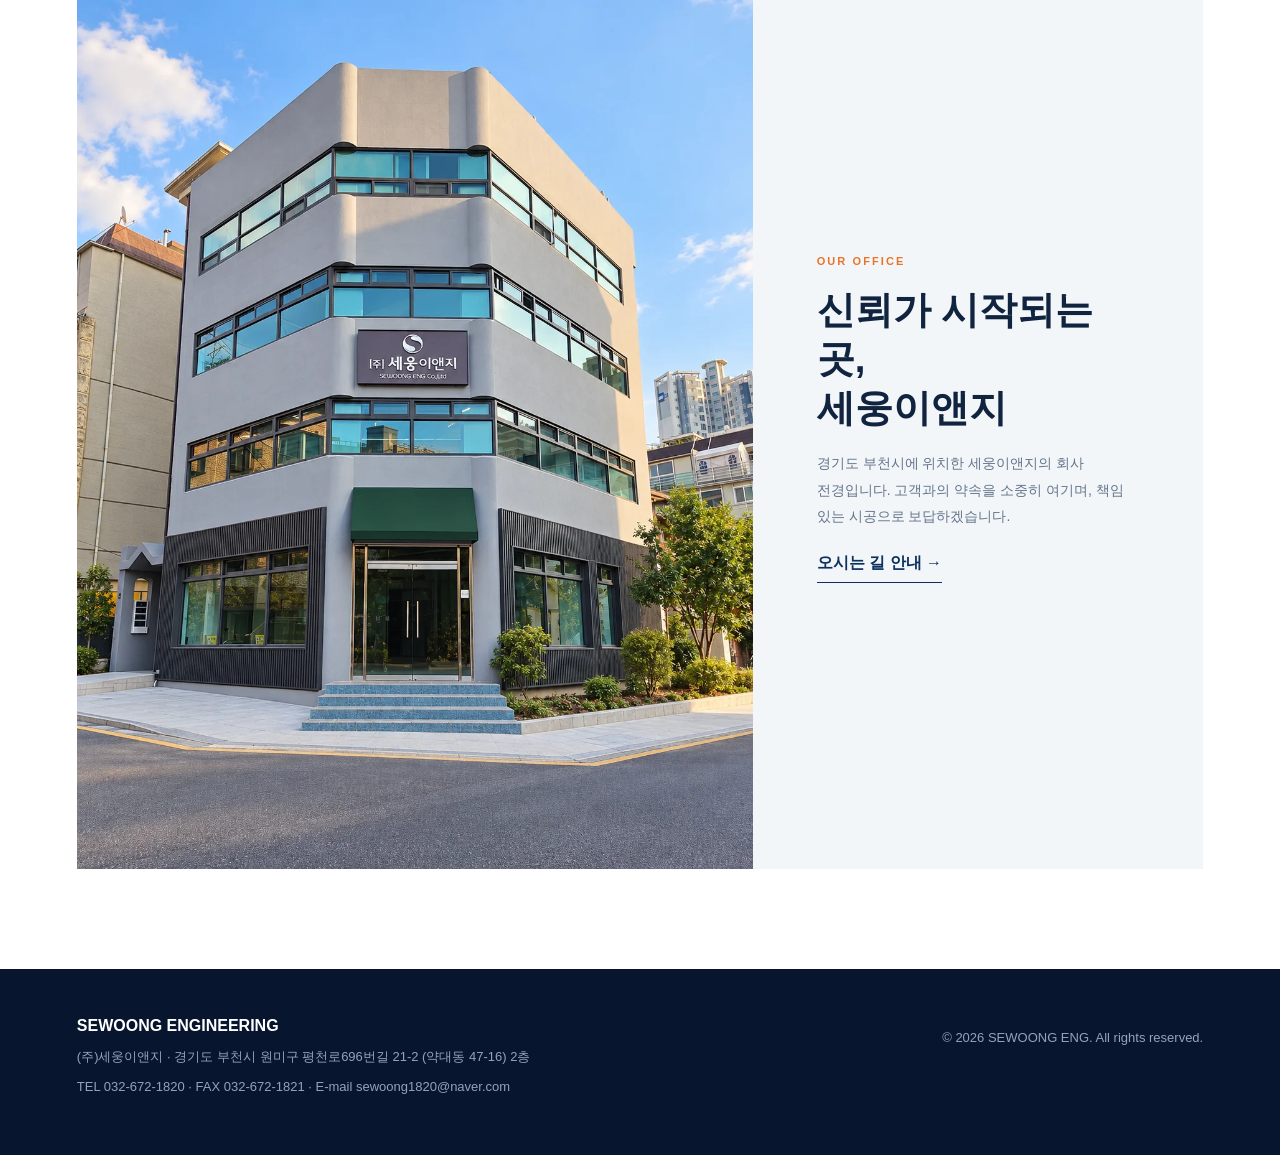
<file: greeting.html>
<!doctype html><html lang="ko"><head><meta charset="utf-8"><meta name="viewport" content="width=device-width,initial-scale=1"><title>인사말 | (주)세웅이앤지</title>
  <meta name="description" content="신뢰와 기술을 바탕으로 성장해 온 전기공사 전문기업 (주)세웅이앤지의 인사말과 기업 가치를 소개합니다.">
  <link rel="canonical" href="https://koseonyeong.github.io/sewoongeng/greeting.html"><link rel="stylesheet" href="style.css">
  <!-- Social sharing and official site metadata (SEO v17) -->
  <meta property="og:type" content="article">
  <meta property="og:site_name" content="세웅이앤지">
  <meta property="og:locale" content="ko_KR">
  <meta property="og:title" content="인사말 | (주)세웅이앤지">
  <meta property="og:description" content="신뢰와 기술을 바탕으로 성장해 온 전기공사 전문기업 (주)세웅이앤지의 인사말과 기업 가치를 소개합니다.">
  <meta property="og:url" content="https://koseonyeong.github.io/sewoongeng/greeting.html">
  <meta property="og:image" content="https://koseonyeong.github.io/sewoongeng/sewoong-main-hero.png">
<style>
/* Office exterior addition, scoped: existing styles remain untouched */
.office-showcase{width:min(1180px,88%);margin:0 auto;padding:95px 0 105px;display:grid;grid-template-columns:minmax(0,1.08fr) minmax(0,.92fr);gap:clamp(30px,6vw,86px);align-items:center}
.office-showcase .office-photo{margin:0;position:relative;overflow:hidden;background:#e9eff5;aspect-ratio:1.17}
.office-showcase .office-photo img{display:block;width:100%;height:100%;object-fit:cover;object-position:center 52%}
.office-showcase .office-photo figcaption{position:absolute;bottom:0;left:0;right:0;padding:28px 24px 17px;color:#fff;font-size:11px;letter-spacing:.14em;background:linear-gradient(transparent,rgba(4,20,43,.76))}
.office-showcase .office-copy .eyebrow{display:block;margin-bottom:19px}
.office-showcase h2{font-size:clamp(30px,3.6vw,47px);line-height:1.27;letter-spacing:-.045em;color:#11233e;margin:0 0 22px;word-break:keep-all}
.office-showcase p{font-size:15px;line-height:1.95;color:#637083;word-break:keep-all;margin:0 0 29px}
.office-showcase .office-link{display:inline-flex;align-items:center;gap:24px;font-weight:800;color:#0c315e;border-bottom:1px solid #0c315e;padding:0 0 10px}
.office-showcase .office-link span{color:#e87527}
.greeting-office{width:min(1180px,88%);margin:0 auto 100px;display:grid;grid-template-columns:minmax(0,1.2fr) minmax(0,.8fr);background:#f3f6f9;min-height:385px}
.greeting-office figure{margin:0;overflow:hidden;min-height:385px}
.greeting-office img{display:block;width:100%;height:100%;min-height:385px;object-fit:cover;object-position:center 51%}
.greeting-office .office-detail{padding:clamp(30px,5vw,65px);display:flex;flex-direction:column;justify-content:center}
.greeting-office .office-detail>span{font-size:11px;letter-spacing:.19em;font-weight:800;color:#e87527}
.greeting-office h3{font-size:clamp(27px,3vw,39px);line-height:1.28;color:#10233f;margin:18px 0}
.greeting-office p{font-size:14px;line-height:1.9;color:#64748b;margin:0 0 23px;word-break:keep-all}
.greeting-office a{font-weight:800;color:#0c315e;align-self:flex-start;border-bottom:1px solid #0c315e;padding-bottom:8px}
@media(max-width:760px){.office-showcase{grid-template-columns:1fr;padding:65px 0 75px;gap:27px}.office-showcase .office-photo{aspect-ratio:1.12}.office-showcase .office-copy{padding:0 2px}.greeting-office{grid-template-columns:1fr;margin-bottom:65px}.greeting-office figure,.greeting-office img{min-height:0;height:auto;aspect-ratio:1.22;object-fit:cover}.greeting-office .office-detail{padding:30px 26px 35px}}

/* CEO portrait v19 — scoped to greeting, no shared CSS changes */
.greeting-v4 .ceo-signature{position:relative;margin-top:clamp(175px,19vw,225px)}
.greeting-v4 .ceo-signature .ceo-portrait{position:absolute;right:0;bottom:calc(100% - 4px);width:clamp(160px,19vw,220px);height:auto;max-height:250px;object-fit:contain;object-position:bottom right;pointer-events:none;z-index:1}
@media(max-width:760px){.greeting-v4 .ceo-signature{margin-top:195px}.greeting-v4 .ceo-signature .ceo-portrait{width:175px;max-height:205px}}
</style></head><body>
<header class="header">
  <a class="logo company-logo" href="index.html" aria-label="세웅이앤지 홈"><img src="sewoong-logo.png" alt="(주)세웅이앤지 로고"></a>
  <button class="menu-btn" aria-label="메뉴">☰</button>
  <nav class="nav">
    <a href="index.html">HOME</a>
    <div class="nav-item"><button>회사소개</button><div class="dropdown"><a href="greeting.html">인사말</a><a href="history.html">연혁</a><a href="organization.html">회사구조</a><a href="location.html">오시는길</a></div></div>
    <div class="nav-item"><button>사업소개</button><div class="dropdown"><a href="business.html">사업 형태</a><a href="projects.html">관급 공사 실적</a></div></div>
    <div class="nav-item"><button>홍보센터</button><div class="dropdown"><a href="brochure.html">지명원</a><a href="licenses.html">면허보유현황</a></div></div>
    <div class="nav-item"><button>공지사항</button><div class="dropdown"><a href="notice.html">공지사항</a><a href="contact.html">문의하기</a></div></div>
  </nav>
</header><main><section class="subhero"><div><span>회사소개</span><h1>인사말</h1><p>신뢰와 기술을 바탕으로 더 나은 가치를 만들어갑니다.</p></div></section>
<div class="breadcrumb"><a href="index.html">HOME</a><span>›</span><span>회사소개</span><span>›</span><strong>인사말</strong></div>
<section class="detail-section greeting-v4">
<div class="greeting-heading"><span>CEO MESSAGE</span><h2>신뢰와 기술을 바탕으로,<br>더 나은 가치를 만들어갑니다.</h2></div>
<div class="greeting-layout">
<aside class="greeting-brand-panel"><div class="brand-lines"><i></i><i></i><i></i></div><span class="panel-label">SEWOONG ENGINEERING</span><div class="panel-copy"><strong>TECHNOLOGY</strong><span>TRUST · SAFETY · RESPONSIBILITY</span></div><div class="panel-logo"><img src="sewoong-logo.png" alt="(주)세웅이앤지 로고"></div></aside>
<article class="greeting-message">
<p class="lead">주식회사 세웅이앤지는 2005년 창업 이래 축적된 경험과 꾸준한 기술 개발을 바탕으로 성장해 온 전기공사 전문기업입니다.</p>
<p>다양한 전기공사 분야에서 전문 기술인력과 시공 역량을 바탕으로 설계부터 시공, 유지 관리에 이르기까지 체계적인 현장관리를 수행하고 있으며, 철저한 안전 관리와 책임 있는 시공을 통해 고객 만족을 실현하기 위해 노력하고 있습니다.</p>
<p>앞으로도 창의적인 사고와 앞선 기술을 바탕으로 고객의 신뢰에 보답하겠으며, 인간과 환경 그리고 소중한 에너지의 가치를 존중하는 기업으로 성장해 나가겠습니다.</p>
<p class="thanks">감사합니다.</p>
<div class="ceo-signature"><img class="ceo-portrait" src="sewoong-ceo-kim-namyong.png" alt="김남용 대표이사 상반신 사진" width="220" height="245" loading="lazy"><div><span>SEWOONG ENGINEERING</span><strong>(주) 세웅이앤지</strong></div><div class="ceo-name"><small>대표이사</small><b>김 남 용</b></div></div>
</article></div></section><section class="greeting-office" aria-label="세웅이앤지 회사 전경">
  <figure><img src="sewoong-office-exterior.webp" alt="세웅이앤지 간판이 보이는 부천 사무실 건물 외관" loading="lazy" width="1024" height="1365"></figure>
  <div class="office-detail"><span>OUR OFFICE</span><h3>신뢰가 시작되는 곳,<br>세웅이앤지</h3><p>경기도 부천시에 위치한 세웅이앤지의 회사 전경입니다. 고객과의 약속을 소중히 여기며, 책임 있는 시공으로 보답하겠습니다.</p><a href="location.html">오시는 길 안내 →</a></div>
</section>
</main><footer><div><strong>SEWOONG ENGINEERING</strong>
<p>(주)세웅이앤지 · 경기도 부천시 원미구 평천로696번길 21-2 (약대동 47-16) 2층</p>
<p>TEL 032-672-1820 · FAX 032-672-1821 · E-mail <a href="mailto:sewoong1820@naver.com">sewoong1820@naver.com</a></p>
</div><p>© 2026 SEWOONG ENG. All rights reserved.</p></footer><script src="script.js?v=20261001-2"></script>
</body></html>
</file>
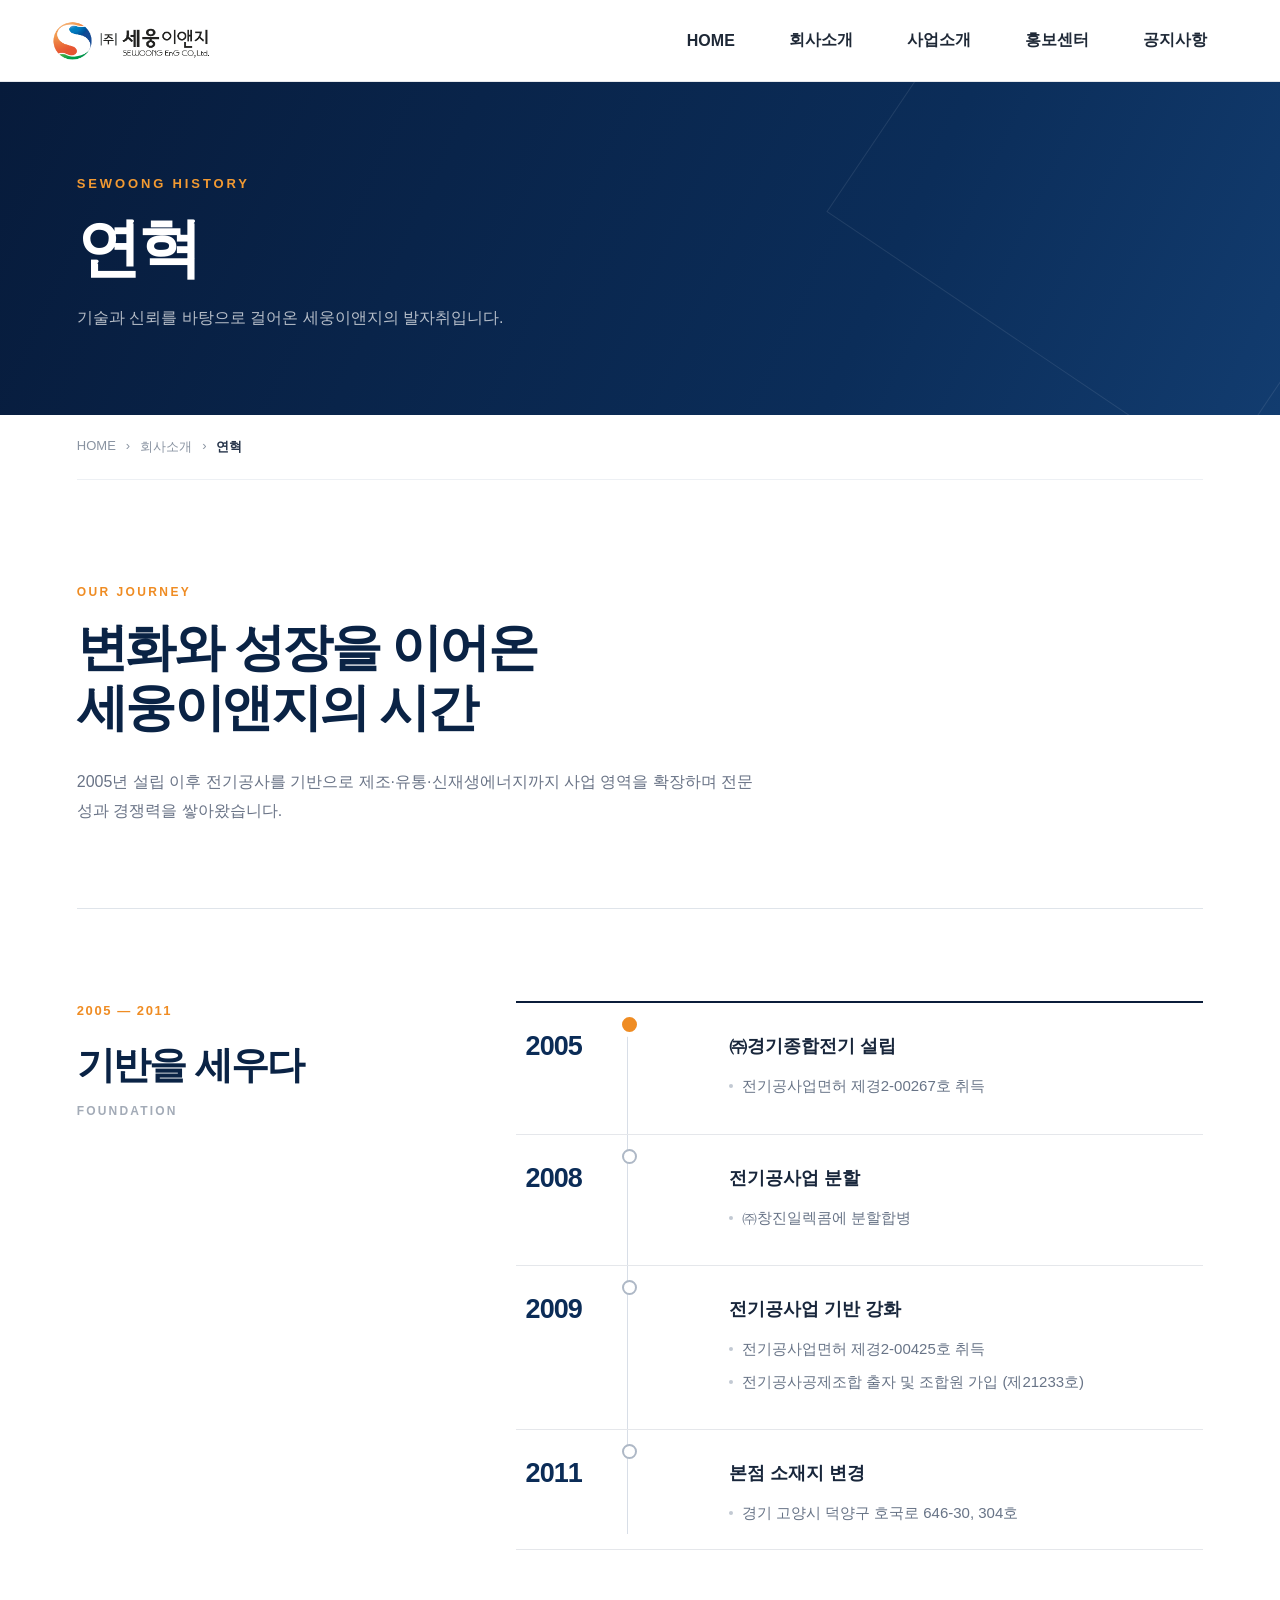
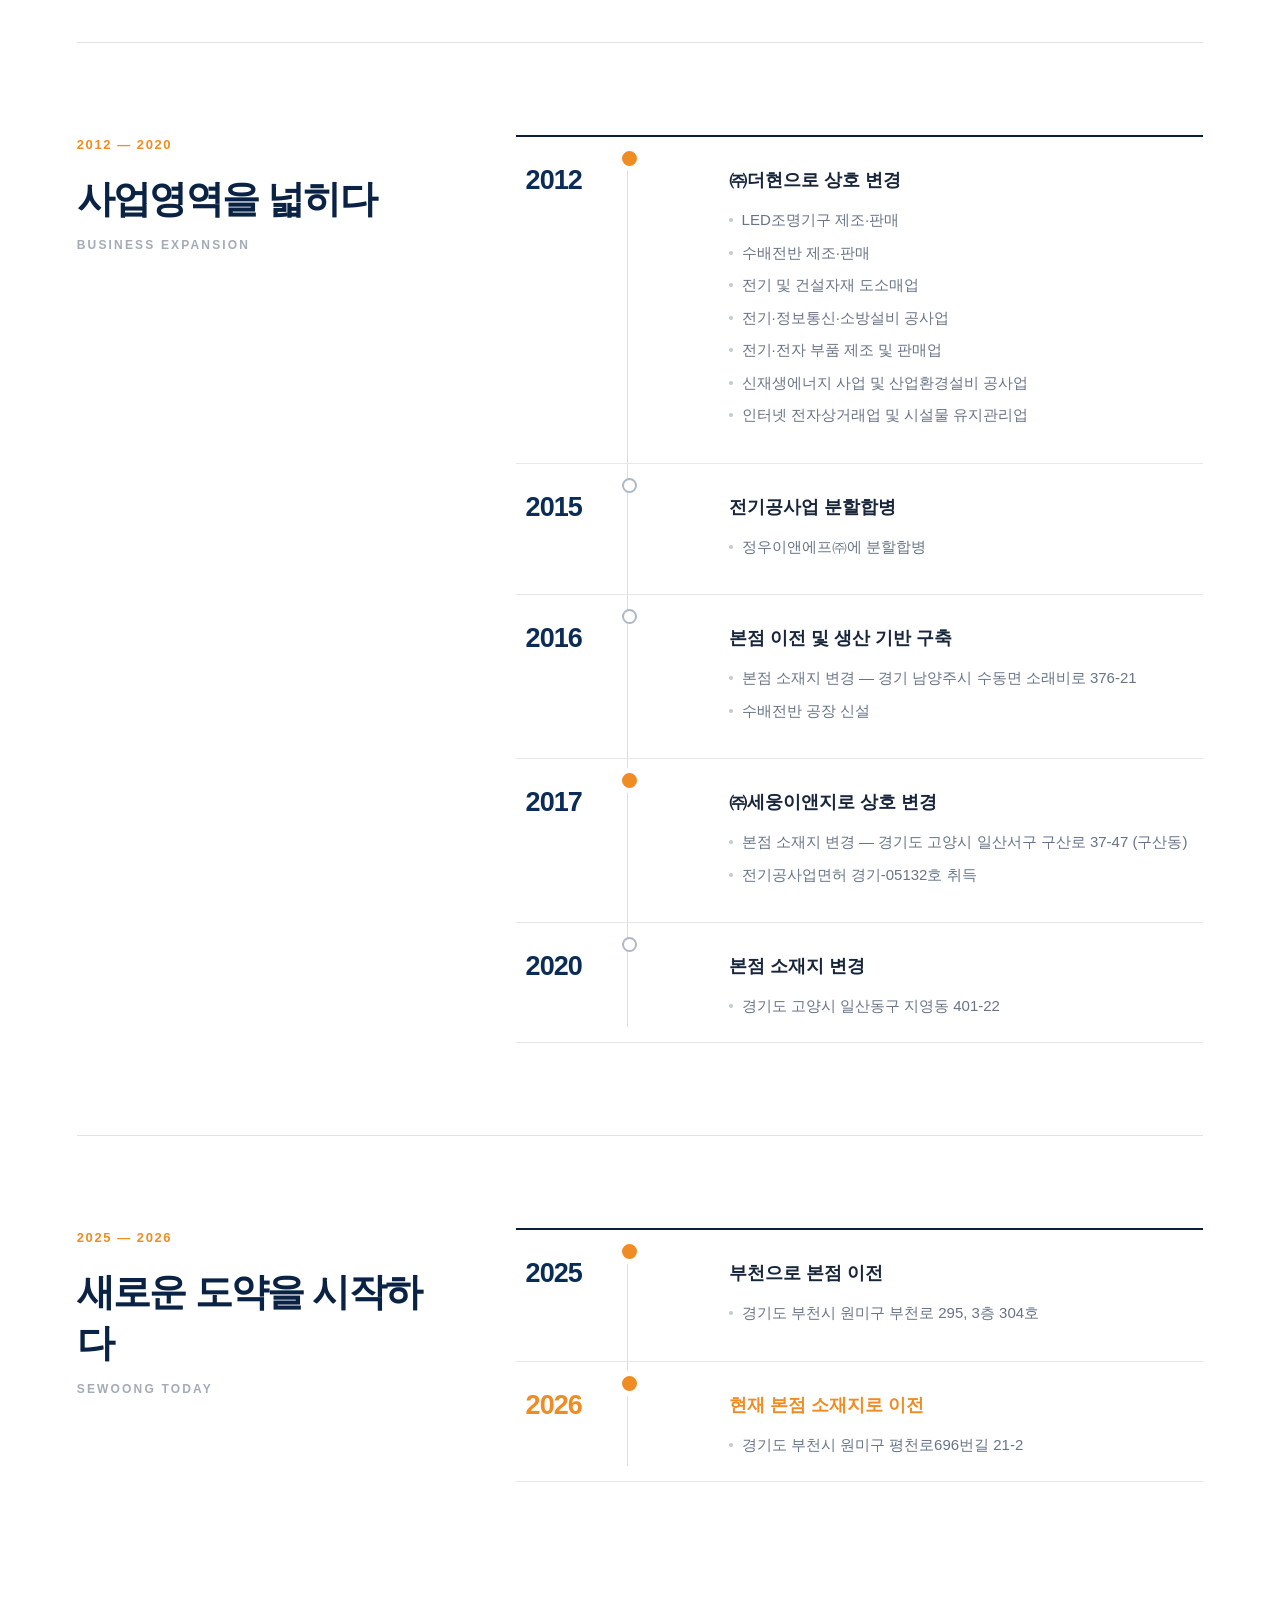
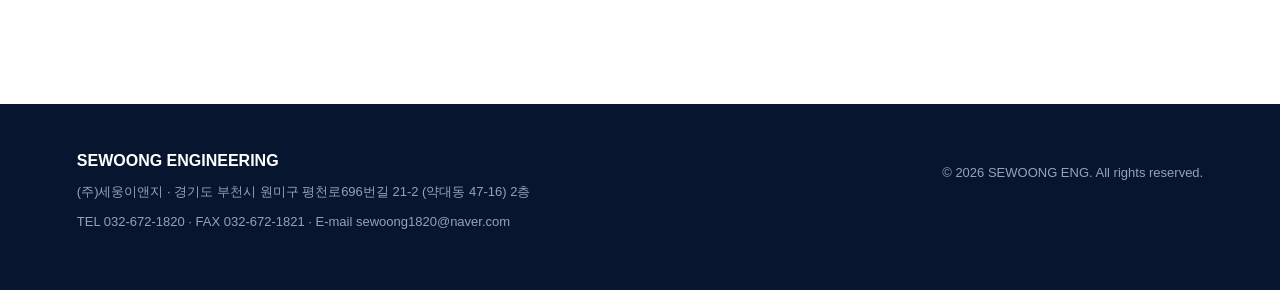
<file: history.html>
<!doctype html><html lang="ko"><head><meta charset="utf-8"><meta name="viewport" content="width=device-width,initial-scale=1"><title>연혁 | (주)세웅이앤지</title>
  <meta name="description" content="2005년부터 이어온 (주)세웅이앤지의 주요 연혁과 전기공사 전문기업으로서의 성장 과정을 확인하실 수 있습니다.">
  <link rel="canonical" href="https://koseonyeong.github.io/sewoongeng/history.html"><link rel="stylesheet" href="style.css">
  <!-- Social sharing and official site metadata (SEO v17) -->
  <meta property="og:type" content="article">
  <meta property="og:site_name" content="세웅이앤지">
  <meta property="og:locale" content="ko_KR">
  <meta property="og:title" content="연혁 | (주)세웅이앤지">
  <meta property="og:description" content="2005년부터 이어온 (주)세웅이앤지의 주요 연혁과 전기공사 전문기업으로서의 성장 과정을 확인하실 수 있습니다.">
  <meta property="og:url" content="https://koseonyeong.github.io/sewoongeng/history.html">
  <meta property="og:image" content="https://koseonyeong.github.io/sewoongeng/sewoong-main-hero.png">
</head><body>
<header class="header">
  <a class="logo company-logo" href="index.html" aria-label="세웅이앤지 홈"><img src="sewoong-logo.png" alt="(주)세웅이앤지 로고"></a>
  <button class="menu-btn" aria-label="메뉴">☰</button>
  <nav class="nav">
    <a href="index.html">HOME</a>
    <div class="nav-item"><button>회사소개</button><div class="dropdown"><a href="greeting.html">인사말</a><a href="history.html">연혁</a><a href="organization.html">회사구조</a><a href="location.html">오시는길</a></div></div>
    <div class="nav-item"><button>사업소개</button><div class="dropdown"><a href="business.html">사업 형태</a><a href="projects.html">관급 공사 실적</a></div></div>
    <div class="nav-item"><button>홍보센터</button><div class="dropdown"><a href="brochure.html">지명원</a><a href="licenses.html">면허보유현황</a></div></div>
    <div class="nav-item"><button>공지사항</button><div class="dropdown"><a href="notice.html">공지사항</a><a href="contact.html">문의하기</a></div></div>
  </nav>
</header>
<main class="history-page">
<section class="history-hero"><div class="history-hero-inner">
<p class="history-kicker">SEWOONG HISTORY</p><h1>연혁</h1>
<p>기술과 신뢰를 바탕으로 걸어온 세웅이앤지의 발자취입니다.</p>
</div></section>
<div class="history-breadcrumb"><a href="index.html">HOME</a><span>›</span><span>회사소개</span><span>›</span><strong>연혁</strong></div>

<section class="history-intro">
<p class="eyebrow">OUR JOURNEY</p>
<h2>변화와 성장을 이어온<br>세웅이앤지의 시간</h2>
<p class="intro-copy">2005년 설립 이후 전기공사를 기반으로 제조·유통·신재생에너지까지 사업 영역을 확장하며 전문성과 경쟁력을 쌓아왔습니다.</p>
</section>

<section class="history-wrap">
<article class="history-era">
<div class="era-heading"><span>2005 — 2011</span><h3>기반을 세우다</h3><p>FOUNDATION</p></div>
<div class="timeline">
<div class="history-row featured"><div class="year">2005</div><div class="event"><strong>㈜경기종합전기 설립</strong><p>전기공사업면허 제경2-00267호 취득</p></div></div>
<div class="history-row"><div class="year">2008</div><div class="event"><strong>전기공사업 분할</strong><p>㈜창진일렉콤에 분할합병</p></div></div>
<div class="history-row"><div class="year">2009</div><div class="event"><strong>전기공사업 기반 강화</strong><p>전기공사업면허 제경2-00425호 취득</p><p>전기공사공제조합 출자 및 조합원 가입 (제21233호)</p></div></div>
<div class="history-row"><div class="year">2011</div><div class="event"><strong>본점 소재지 변경</strong><p>경기 고양시 덕양구 호국로 646-30, 304호</p></div></div>
</div></article>

<article class="history-era">
<div class="era-heading"><span>2012 — 2020</span><h3>사업영역을 넓히다</h3><p>BUSINESS EXPANSION</p></div>
<div class="timeline">
<div class="history-row featured"><div class="year">2012</div><div class="event"><strong>㈜더현으로 상호 변경</strong><p>LED조명기구 제조·판매</p><p>수배전반 제조·판매</p><p>전기 및 건설자재 도소매업</p><p>전기·정보통신·소방설비 공사업</p><p>전기·전자 부품 제조 및 판매업</p><p>신재생에너지 사업 및 산업환경설비 공사업</p><p>인터넷 전자상거래업 및 시설물 유지관리업</p></div></div>
<div class="history-row"><div class="year">2015</div><div class="event"><strong>전기공사업 분할합병</strong><p>정우이앤에프㈜에 분할합병</p></div></div>
<div class="history-row"><div class="year">2016</div><div class="event"><strong>본점 이전 및 생산 기반 구축</strong><p>본점 소재지 변경 — 경기 남양주시 수동면 소래비로 376-21</p><p>수배전반 공장 신설</p></div></div>
<div class="history-row featured"><div class="year">2017</div><div class="event"><strong>㈜세웅이앤지로 상호 변경</strong><p>본점 소재지 변경 — 경기도 고양시 일산서구 구산로 37-47 (구산동)</p><p>전기공사업면허 경기-05132호 취득</p></div></div>
<div class="history-row"><div class="year">2020</div><div class="event"><strong>본점 소재지 변경</strong><p>경기도 고양시 일산동구 지영동 401-22</p></div></div>
</div></article>

<article class="history-era">
<div class="era-heading"><span>2025 — 2026</span><h3>새로운 도약을 시작하다</h3><p>SEWOONG TODAY</p></div>
<div class="timeline">
<div class="history-row featured"><div class="year">2025</div><div class="event"><strong>부천으로 본점 이전</strong><p>경기도 부천시 원미구 부천로 295, 3층 304호</p></div></div>
<div class="history-row featured now"><div class="year">2026</div><div class="event"><strong>현재 본점 소재지로 이전</strong><p>경기도 부천시 원미구 평천로696번길 21-2</p></div></div>
</div></article>
</section>
</main>

<style>
.history-page{background:#fff;color:#172238}.history-page *{box-sizing:border-box}
.history-hero{background:linear-gradient(115deg,#071b3b,#0b2d59 68%,#123c6f);color:#fff;padding:94px 6% 86px;position:relative;overflow:hidden}
.history-hero:after{content:"";position:absolute;right:-110px;top:-170px;width:470px;height:470px;border:1px solid rgba(255,255,255,.09);transform:rotate(34deg)}
.history-hero-inner{width:min(1500px,100%);margin:auto;position:relative;z-index:1}
.history-kicker{margin:0 0 14px;font-size:13px;letter-spacing:.22em;font-weight:800;color:#f39a32}
.history-hero h1{margin:0 0 16px;font-size:clamp(42px,5vw,66px);letter-spacing:-.045em}
.history-hero-inner>p:last-child{margin:0;color:rgba(255,255,255,.7);font-size:16px}
.history-breadcrumb{width:min(1500px,88%);margin:auto;padding:23px 0;color:#8993a1;font-size:13px;display:flex;gap:10px;border-bottom:1px solid #edf0f4}
.history-breadcrumb a{color:#8993a1;text-decoration:none}.history-breadcrumb strong{color:#26344a}
.history-intro{width:min(1500px,88%);margin:auto;padding:105px 0 82px;border-bottom:1px solid #dfe4ea}
.eyebrow{margin:0 0 19px;color:#ef8c23;font-size:12px;font-weight:800;letter-spacing:.2em}
.history-intro h2{margin:0;font-size:clamp(36px,4vw,58px);line-height:1.18;letter-spacing:-.05em;color:#0a2345}
.intro-copy{max-width:680px;margin:28px 0 0;color:#697386;line-height:1.85;font-size:16px}
.history-wrap{width:min(1500px,88%);margin:auto;padding-bottom:130px}
.history-era{display:grid;grid-template-columns:minmax(240px,31%) 1fr;gap:clamp(40px,7vw,120px);padding:92px 0;border-bottom:1px solid #dfe4ea}
.history-era:last-child{border-bottom:0}.era-heading{position:sticky;top:100px;align-self:start}
.era-heading>span{display:inline-block;color:#ef8c23;font-size:13px;font-weight:800;letter-spacing:.12em;margin-bottom:22px}
.era-heading h3{margin:0;color:#0a2345;font-size:clamp(28px,3vw,42px);letter-spacing:-.045em}
.era-heading p{margin:13px 0 0;color:#a3abb7;font-size:12px;font-weight:800;letter-spacing:.18em}
.timeline{position:relative}.timeline:before{content:"";position:absolute;left:111px;top:16px;bottom:16px;width:1px;background:#d8dee7}
.history-row{display:grid;grid-template-columns:112px 1fr;position:relative;min-height:120px;padding-bottom:48px}.history-row:last-child{padding-bottom:0}
.history-row:after{content:"";position:absolute;left:106px;top:14px;width:11px;height:11px;background:#fff;border:2px solid #aeb8c6;border-radius:50%;z-index:2}
.history-row.featured:after{border-color:#ef8c23;background:#ef8c23;box-shadow:0 0 0 5px #fff}
.year{font-size:27px;font-weight:800;letter-spacing:-.035em;color:#0b2c57;padding-right:30px}
.event{padding-left:43px}.event strong{display:block;margin:2px 0 13px;color:#18263b;font-size:18px;line-height:1.5}
.event p{position:relative;margin:7px 0;color:#687487;font-size:15px;line-height:1.7;padding-left:13px}
.event p:before{content:"";position:absolute;left:0;top:.75em;width:4px;height:4px;border-radius:50%;background:#c2c9d3}
.history-row.now .year,.history-row.now .event strong{color:#ef8c23}
@media(max-width:800px){
.history-hero{padding:68px 6% 62px}.history-hero-inner>p:last-child{font-size:14px;line-height:1.7}
.history-breadcrumb{width:88%;overflow:hidden;white-space:nowrap}.history-intro{width:88%;padding:72px 0 58px}
.history-intro h2{font-size:34px}.intro-copy{font-size:14px;margin-top:22px}.history-wrap{width:88%;padding-bottom:80px}
.history-era{display:block;padding:64px 0}.era-heading{position:static;margin-bottom:48px}.era-heading h3{font-size:28px}
.timeline:before{left:4px;top:9px;bottom:8px}.history-row{grid-template-columns:1fr;min-height:0;padding:0 0 44px 28px}
.history-row:after{left:-1px;top:8px;width:11px;height:11px}.year{font-size:24px;padding:0 0 10px}.event{padding-left:0}
.event strong{font-size:16px;margin-bottom:9px}.event p{font-size:14px;margin:5px 0}}
</style>
<footer><div><strong>SEWOONG ENGINEERING</strong>
<p>(주)세웅이앤지 · 경기도 부천시 원미구 평천로696번길 21-2 (약대동 47-16) 2층</p>
<p>TEL 032-672-1820 · FAX 032-672-1821 · E-mail <a href="mailto:sewoong1820@naver.com">sewoong1820@naver.com</a></p>
</div><p>© 2026 SEWOONG ENG. All rights reserved.</p></footer>
<script src="script.js?v=20261001-2"></script></body></html>
</file>
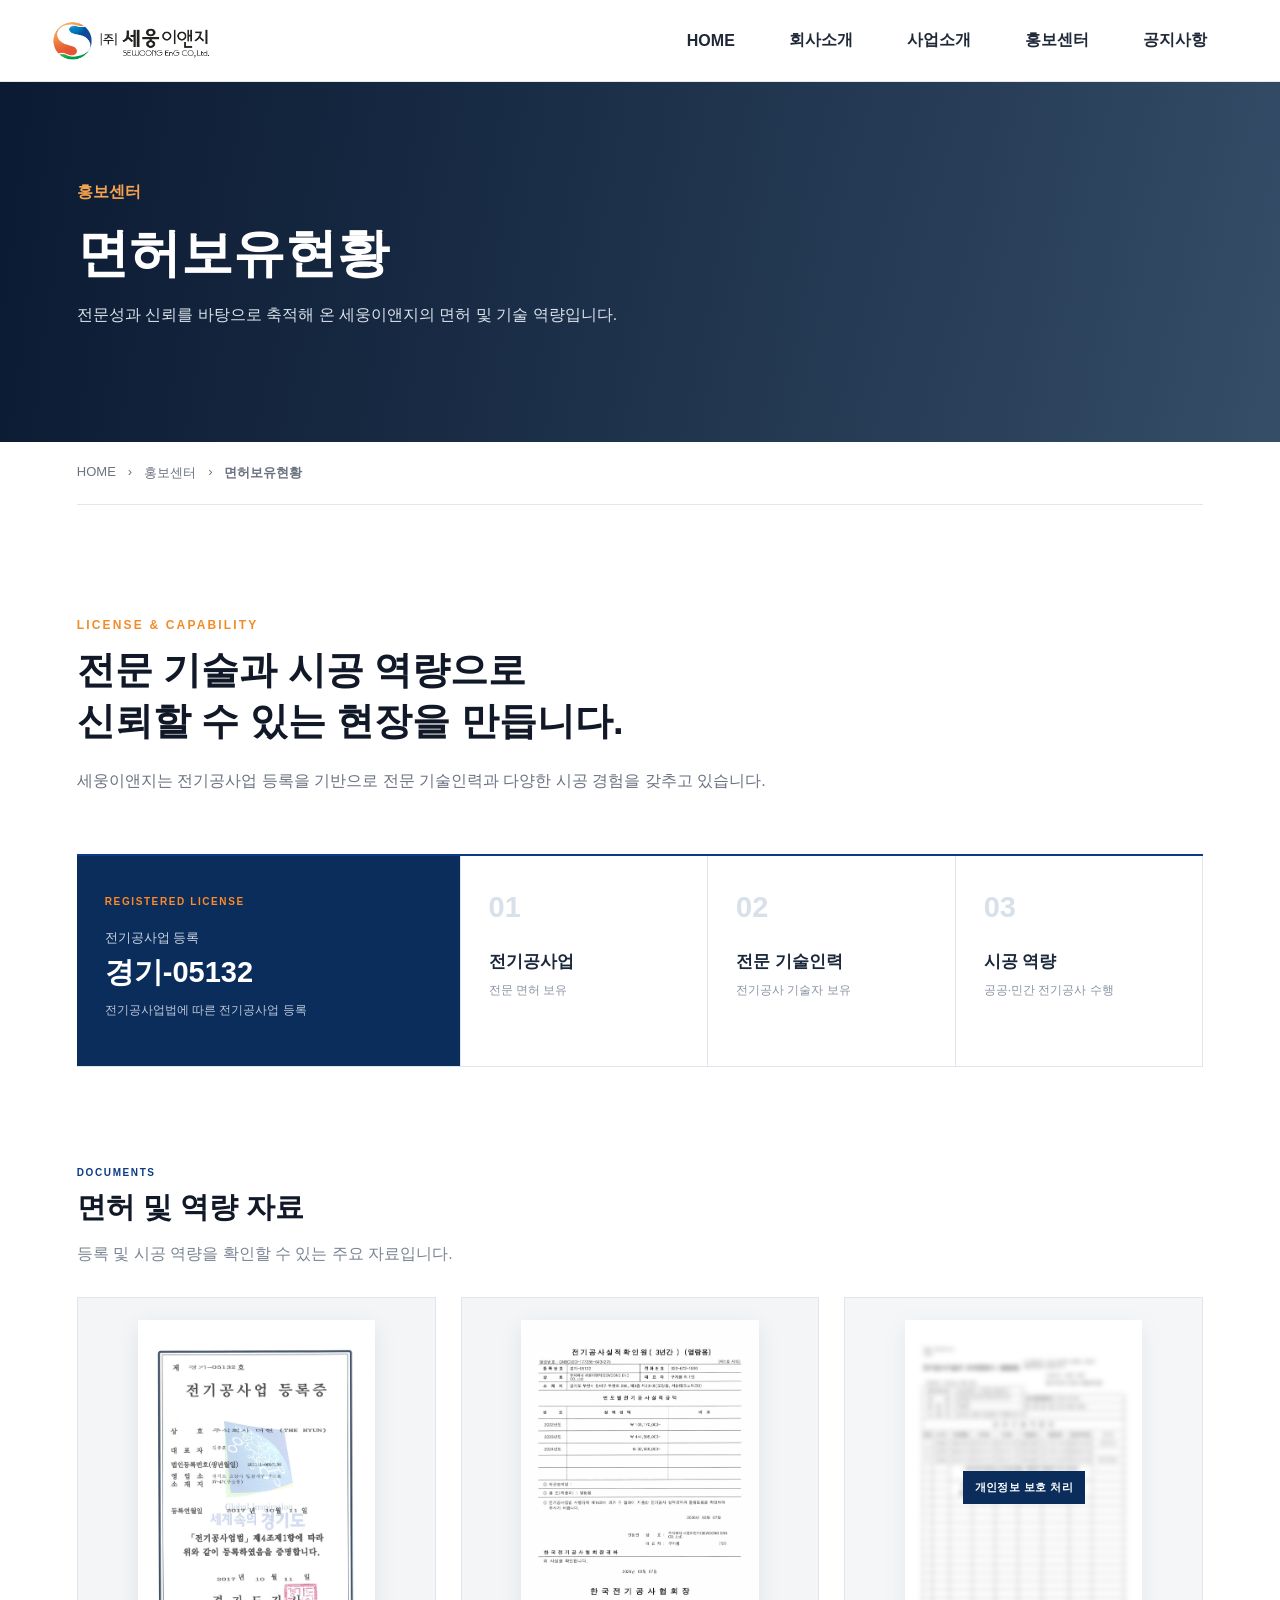
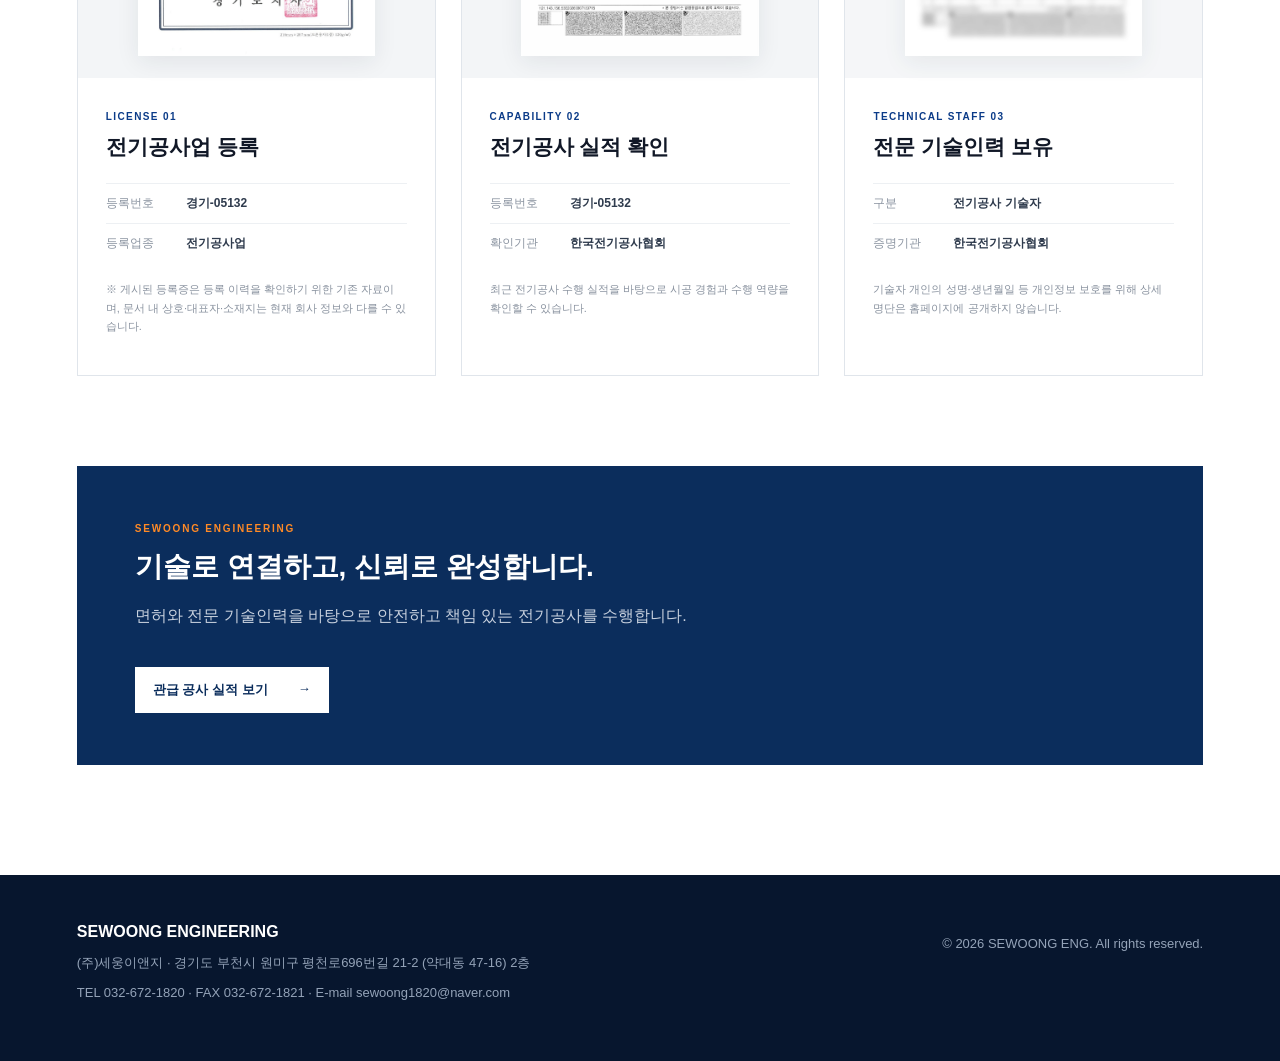
<file: licenses.html>
<!doctype html>
<html lang="ko"><head><meta charset="utf-8"><meta name="viewport" content="width=device-width,initial-scale=1">
<title>면허보유현황 | (주)세웅이앤지</title>
  <meta name="description" content="(주)세웅이앤지의 전기공사업 등록 및 실적확인 등 주요 면허와 보유 자격 현황을 안내합니다.">
  <link rel="canonical" href="https://koseonyeong.github.io/sewoongeng/licenses.html"><link rel="stylesheet" href="style.css">
  <!-- Social sharing and official site metadata (SEO v17) -->
  <meta property="og:type" content="article">
  <meta property="og:site_name" content="세웅이앤지">
  <meta property="og:locale" content="ko_KR">
  <meta property="og:title" content="면허보유현황 | (주)세웅이앤지">
  <meta property="og:description" content="(주)세웅이앤지의 전기공사업 등록 및 실적확인 등 주요 면허와 보유 자격 현황을 안내합니다.">
  <meta property="og:url" content="https://koseonyeong.github.io/sewoongeng/licenses.html">
  <meta property="og:image" content="https://koseonyeong.github.io/sewoongeng/sewoong-main-hero.png">
</head><body>
<header class="header">
  <a class="logo company-logo" href="index.html" aria-label="세웅이앤지 홈"><img src="sewoong-logo.png" alt="(주)세웅이앤지 로고"></a>
  <button class="menu-btn" aria-label="메뉴">☰</button>
  <nav class="nav">
    <a href="index.html">HOME</a>
    <div class="nav-item"><button>회사소개</button><div class="dropdown"><a href="greeting.html">인사말</a><a href="history.html">연혁</a><a href="organization.html">회사구조</a><a href="location.html">오시는길</a></div></div>
    <div class="nav-item"><button>사업소개</button><div class="dropdown"><a href="business.html">사업 형태</a><a href="projects.html">관급 공사 실적</a></div></div>
    <div class="nav-item"><button>홍보센터</button><div class="dropdown"><a href="brochure.html">지명원</a><a href="licenses.html">면허보유현황</a></div></div>
    <div class="nav-item"><button>공지사항</button><div class="dropdown"><a href="notice.html">공지사항</a><a href="contact.html">문의하기</a></div></div>
  </nav>
</header>
<main>
<section class="subhero"><div><span>홍보센터</span><h1>면허보유현황</h1><p>전문성과 신뢰를 바탕으로 축적해 온 세웅이앤지의 면허 및 기술 역량입니다.</p></div></section>
<div class="breadcrumb"><a href="index.html">HOME</a><span>›</span><span>홍보센터</span><span>›</span><strong>면허보유현황</strong></div>

<section class="detail-section license-v9">
 <div class="detail-title license-intro"><span class="eyebrow">LICENSE & CAPABILITY</span>
 <h2>전문 기술과 시공 역량으로<br>신뢰할 수 있는 현장을 만듭니다.</h2>
 <p>세웅이앤지는 전기공사업 등록을 기반으로 전문 기술인력과 다양한 시공 경험을 갖추고 있습니다.</p></div>

 <div class="license-highlight">
   <div class="license-main-card"><span>REGISTERED LICENSE</span><small>전기공사업 등록</small><strong>경기-05132</strong><p>전기공사업법에 따른 전기공사업 등록</p></div>
   <div class="license-stat"><span>01</span><strong>전기공사업</strong><p>전문 면허 보유</p></div>
   <div class="license-stat"><span>02</span><strong>전문 기술인력</strong><p>전기공사 기술자 보유</p></div>
   <div class="license-stat"><span>03</span><strong>시공 역량</strong><p>공공·민간 전기공사 수행</p></div>
 </div>

 <div class="license-section-head"><span>DOCUMENTS</span><h3>면허 및 역량 자료</h3><p>등록 및 시공 역량을 확인할 수 있는 주요 자료입니다.</p></div>

 <div class="license-doc-grid">
   <article class="license-doc">
    <div class="license-doc-img"><img src="license-electrical-registration.jpg" alt="전기공사업 등록증"></div>
    <div class="license-doc-copy"><span>LICENSE 01</span><h4>전기공사업 등록</h4><dl><div><dt>등록번호</dt><dd>경기-05132</dd></div><div><dt>등록업종</dt><dd>전기공사업</dd></div></dl>
    <p class="doc-note">※ 게시된 등록증은 등록 이력을 확인하기 위한 기존 자료이며, 문서 내 상호·대표자·소재지는 현재 회사 정보와 다를 수 있습니다.</p></div>
   </article>

   <article class="license-doc">
    <div class="license-doc-img"><img src="license-performance-confirmation.jpg" alt="전기공사실적확인원"></div>
    <div class="license-doc-copy"><span>CAPABILITY 02</span><h4>전기공사 실적 확인</h4><dl><div><dt>등록번호</dt><dd>경기-05132</dd></div><div><dt>확인기관</dt><dd>한국전기공사협회</dd></div></dl>
    <p class="doc-note">최근 전기공사 수행 실적을 바탕으로 시공 경험과 수행 역량을 확인할 수 있습니다.</p></div>
   </article>

   <article class="license-doc private-doc">
    <div class="license-doc-img private-preview"><img src="license-technician-private.jpg" alt="개인정보 보호 처리된 전기공사기술자 보유증명 자료"><span>개인정보 보호 처리</span></div>
    <div class="license-doc-copy"><span>TECHNICAL STAFF 03</span><h4>전문 기술인력 보유</h4><dl><div><dt>구분</dt><dd>전기공사 기술자</dd></div><div><dt>증명기관</dt><dd>한국전기공사협회</dd></div></dl>
    <p class="doc-note">기술자 개인의 성명·생년월일 등 개인정보 보호를 위해 상세 명단은 홈페이지에 공개하지 않습니다.</p></div>
   </article>
 </div>

 <div class="license-bottom"><span>SEWOONG ENGINEERING</span><h3>기술로 연결하고, 신뢰로 완성합니다.</h3><p>면허와 전문 기술인력을 바탕으로 안전하고 책임 있는 전기공사를 수행합니다.</p><a href="projects.html">관급 공사 실적 보기 <b>→</b></a></div>
</section></main><footer><div><strong>SEWOONG ENGINEERING</strong>
<p>(주)세웅이앤지 · 경기도 부천시 원미구 평천로696번길 21-2 (약대동 47-16) 2층</p>
<p>TEL 032-672-1820 · FAX 032-672-1821 · E-mail <a href="mailto:sewoong1820@naver.com">sewoong1820@naver.com</a></p>
</div><p>© 2026 SEWOONG ENG. All rights reserved.</p></footer><script src="script.js?v=20261001-2"></script>
</body></html>
</file>
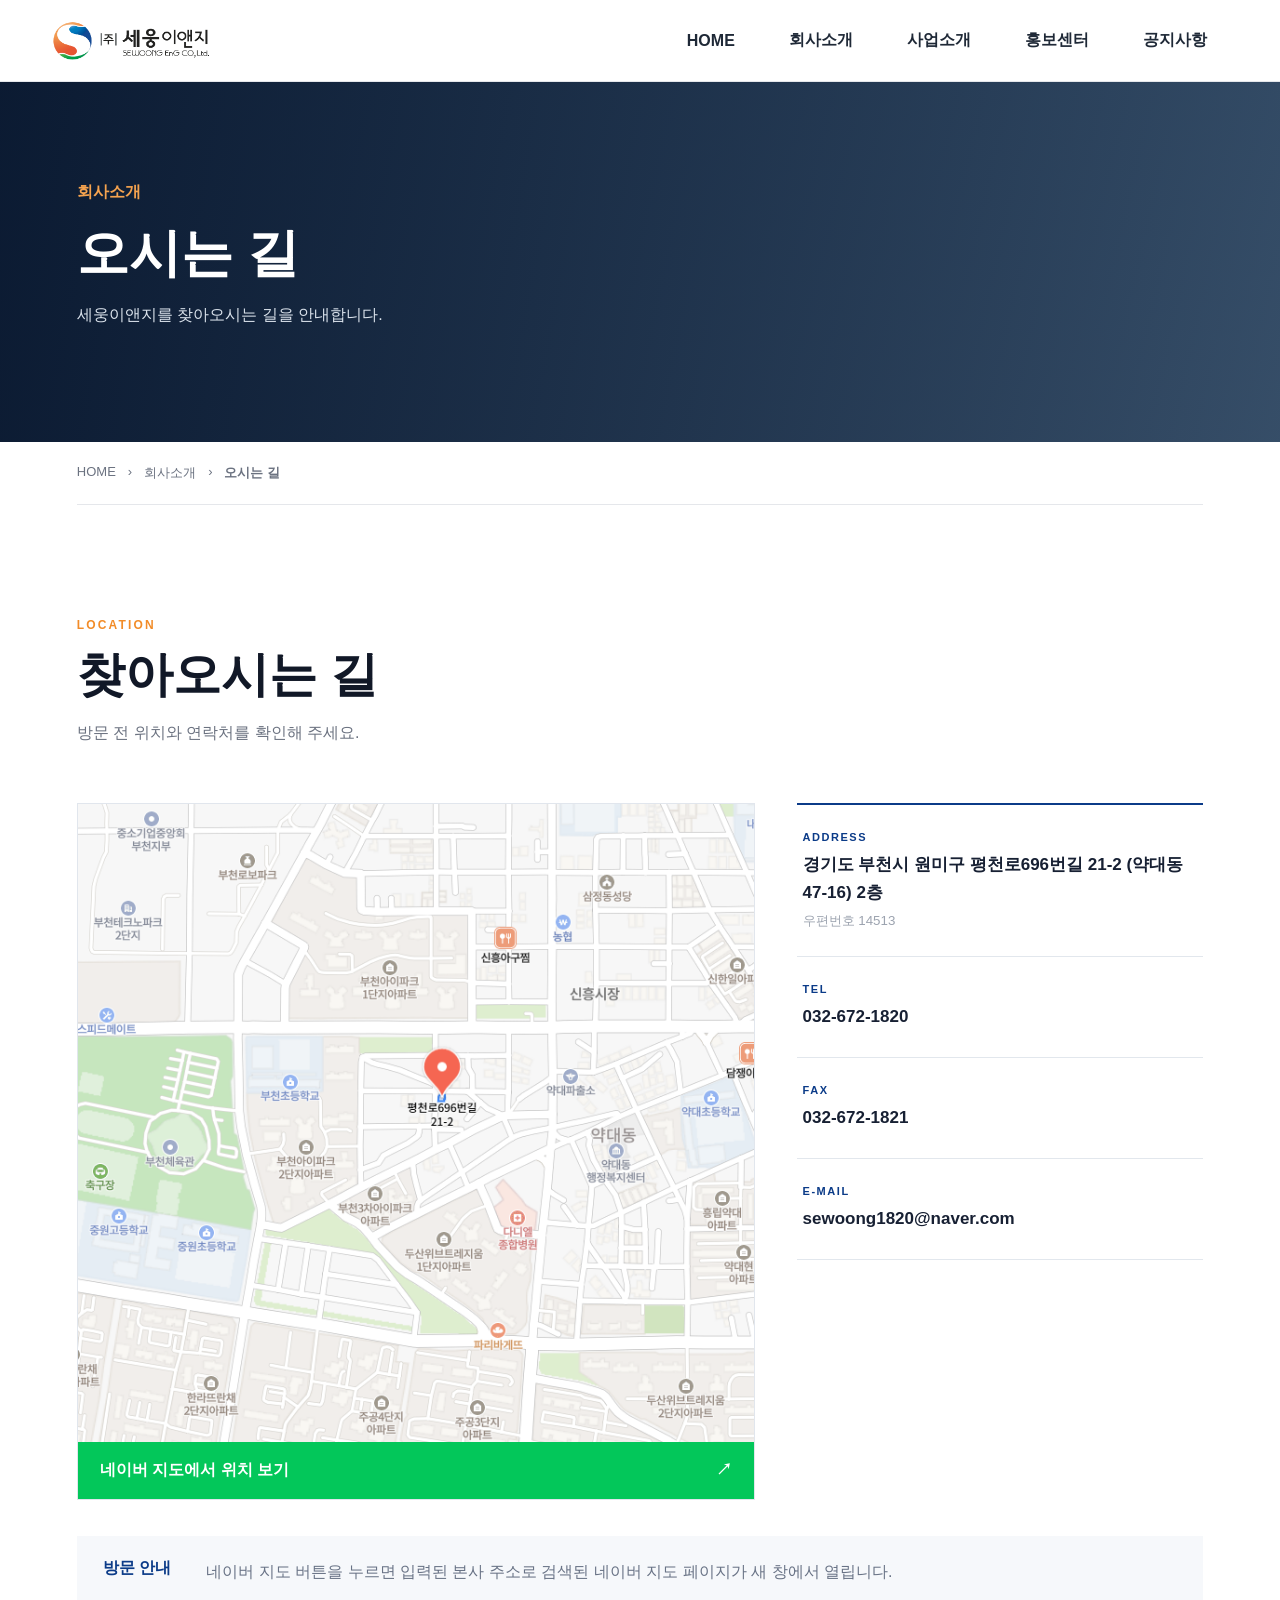
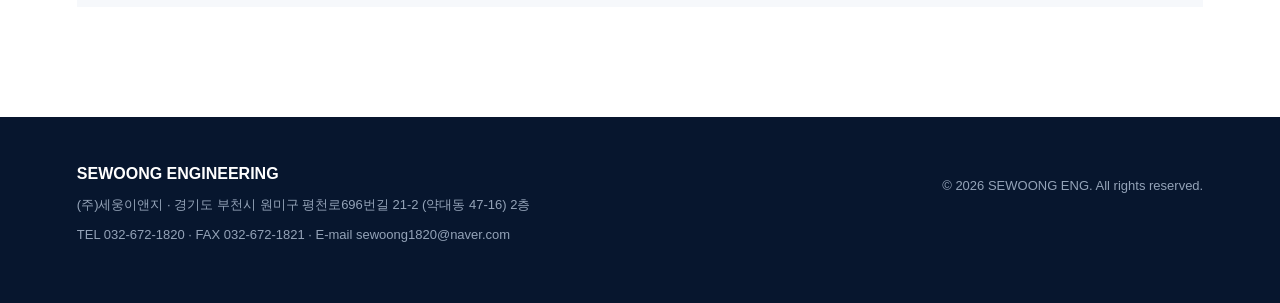
<file: location.html>
<!doctype html><html lang="ko"><head>
<meta charset="utf-8"><meta name="viewport" content="width=device-width,initial-scale=1">
<title>오시는 길 | (주)세웅이앤지</title>
  <meta name="description" content="경기도 부천시 원미구 평천로696번길 21-2에 위치한 (주)세웅이앤지 본사 위치와 연락처를 안내합니다.">
  <link rel="canonical" href="https://koseonyeong.github.io/sewoongeng/location.html"><link rel="stylesheet" href="style.css"><style>
/* LOCATION actual Naver map restore */
.location-page .map-visual.actual-map{
  width:100%;height:auto;overflow:hidden;background:#fff;line-height:0;
}
.location-page .map-visual.actual-map img{
  display:block;width:100%;height:auto;object-fit:contain;object-position:center;
}
@media(max-width:800px){
  .location-page .map-visual.actual-map,
  .location-page .map-visual.actual-map img{width:100%;height:auto}
}
</style>

  <!-- Social sharing and official site metadata (SEO v17) -->
  <meta property="og:type" content="article">
  <meta property="og:site_name" content="세웅이앤지">
  <meta property="og:locale" content="ko_KR">
  <meta property="og:title" content="오시는 길 | (주)세웅이앤지">
  <meta property="og:description" content="경기도 부천시 원미구 평천로696번길 21-2에 위치한 (주)세웅이앤지 본사 위치와 연락처를 안내합니다.">
  <meta property="og:url" content="https://koseonyeong.github.io/sewoongeng/location.html">
  <meta property="og:image" content="https://koseonyeong.github.io/sewoongeng/sewoong-main-hero.png">
</head><body>
<header class="header">
<a class="logo company-logo" href="index.html" aria-label="세웅이앤지 홈"><img src="sewoong-logo.png" alt="(주)세웅이앤지 로고"></a>
<button class="menu-btn" aria-label="메뉴">☰</button>
<nav class="nav">
<a href="index.html">HOME</a>
<div class="nav-item"><button>회사소개</button><div class="dropdown"><a href="greeting.html">인사말</a><a href="history.html">연혁</a><a href="organization.html">회사구조</a><a href="location.html">오시는길</a></div></div>
<div class="nav-item"><button>사업소개</button><div class="dropdown"><a href="business.html">사업 형태</a><a href="projects.html">관급 공사 실적</a></div></div>
<div class="nav-item"><button>홍보센터</button><div class="dropdown"><a href="brochure.html">지명원</a><a href="licenses.html">면허보유현황</a></div></div>
<div class="nav-item"><button>공지사항</button><div class="dropdown"><a href="notice.html">공지사항</a><a href="contact.html">문의하기</a></div></div>
</nav></header>
<main>
<section class="subhero"><div><span>회사소개</span><h1>오시는 길</h1><p>세웅이앤지를 찾아오시는 길을 안내합니다.</p></div></section>
<div class="breadcrumb"><a href="index.html">HOME</a><span>›</span><span>회사소개</span><span>›</span><strong>오시는 길</strong></div>
<section class="detail-section location-page">
<div class="detail-title"><span class="eyebrow">LOCATION</span><h2>찾아오시는 길</h2><p>방문 전 위치와 연락처를 확인해 주세요.</p></div>
<div class="location-layout">
<div class="location-map-card">
<div class="map-visual actual-map"><img src="sewoong-naver-map.png" alt="세웅이앤지 본사 위치 네이버 지도"></div>
<a class="naver-map-btn" href="https://map.naver.com/p/search/%EA%B2%BD%EA%B8%B0%EB%8F%84%20%EB%B6%80%EC%B2%9C%EC%8B%9C%20%EC%9B%90%EB%AF%B8%EA%B5%AC%20%ED%8F%89%EC%B2%9C%EB%A1%9C696%EB%B2%88%EA%B8%B8%2021-2" target="_blank" rel="noopener">네이버 지도에서 위치 보기 <span>↗</span></a>
</div>
<div class="location-info">
<div class="location-item"><span>ADDRESS</span><strong>경기도 부천시 원미구 평천로696번길 21-2 (약대동 47-16) 2층</strong><small>우편번호 14513</small></div>
<div class="location-item"><span>TEL</span><strong><a href="tel:0326721820">032-672-1820</a></strong></div>
<div class="location-item"><span>FAX</span><strong>032-672-1821</strong></div>
<div class="location-item"><span>E-MAIL</span><strong><a href="mailto:sewoong1820@naver.com">sewoong1820@naver.com</a></strong></div>
</div></div>
<div class="location-guide"><span>방문 안내</span><p>네이버 지도 버튼을 누르면 입력된 본사 주소로 검색된 네이버 지도 페이지가 새 창에서 열립니다.</p></div>
</section></main><footer><div><strong>SEWOONG ENGINEERING</strong>
<p>(주)세웅이앤지 · 경기도 부천시 원미구 평천로696번길 21-2 (약대동 47-16) 2층</p>
<p>TEL 032-672-1820 · FAX 032-672-1821 · E-mail <a href="mailto:sewoong1820@naver.com">sewoong1820@naver.com</a></p>
</div><p>© 2026 SEWOONG ENG. All rights reserved.</p></footer><script src="script.js?v=20261001-2"></script></body></html>
</file>
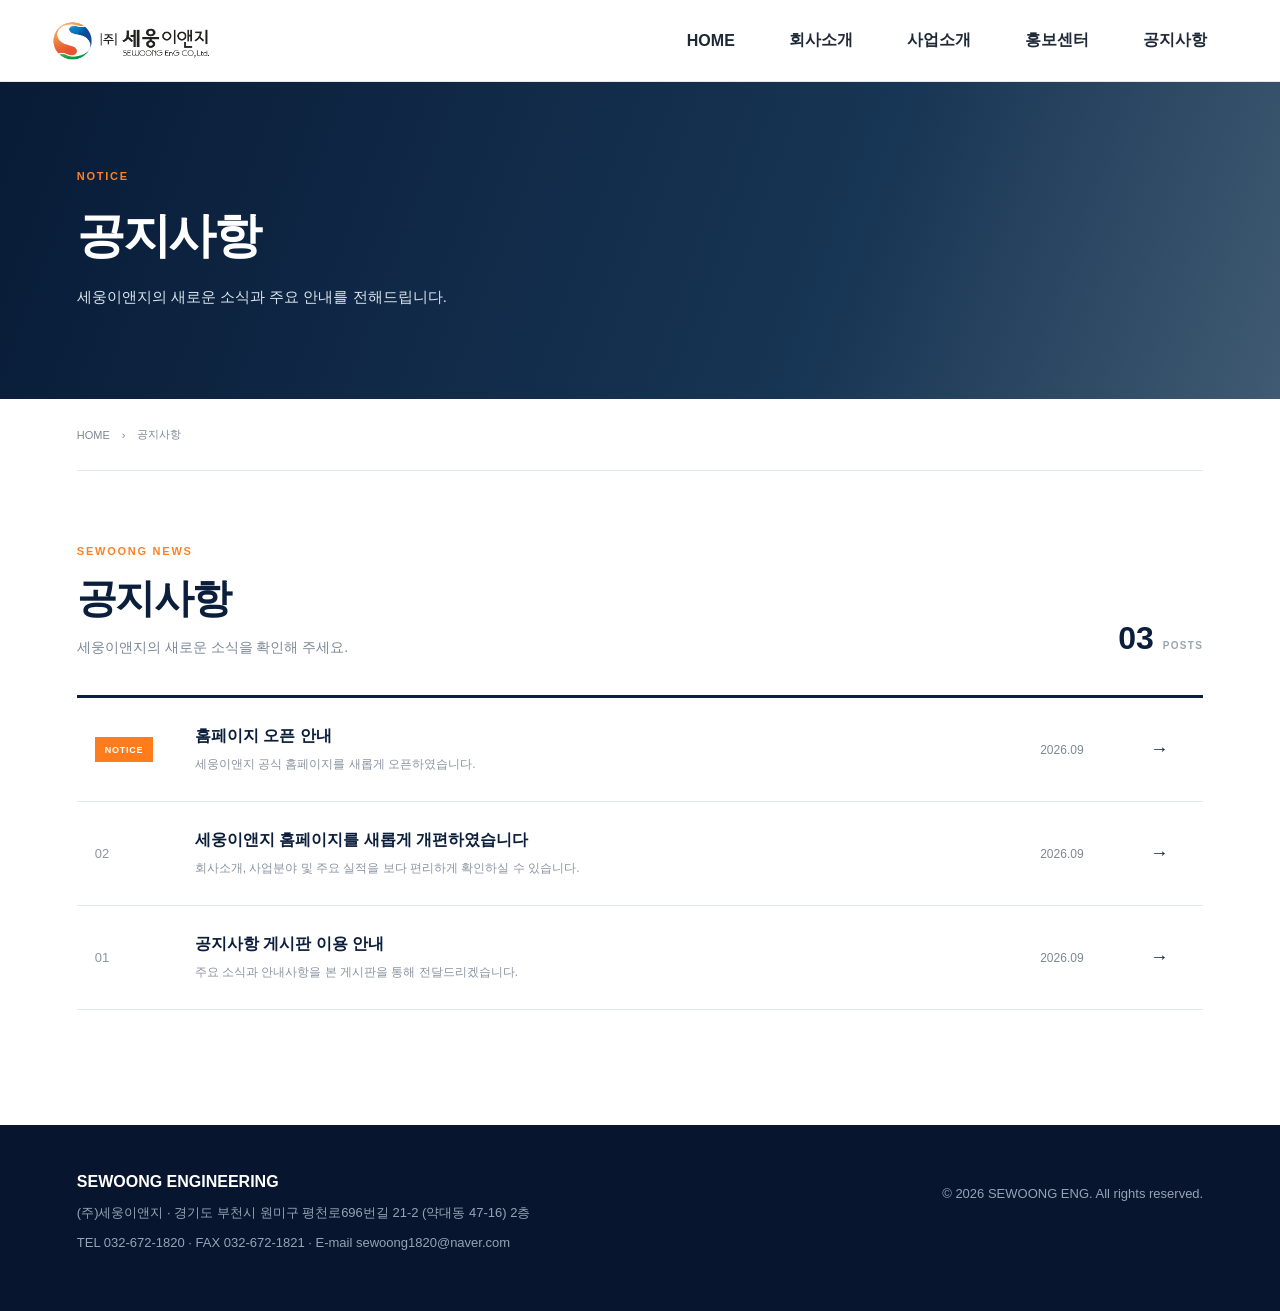
<file: notice.html>
<!doctype html><html lang="ko"><head><meta charset="utf-8"><meta name="viewport" content="width=device-width,initial-scale=1"><title>공지사항 | (주)세웅이앤지</title>
  <meta name="description" content="(주)세웅이앤지의 홈페이지 안내와 주요 회사 소식을 확인하실 수 있는 공지사항입니다.">
  <link rel="canonical" href="https://koseonyeong.github.io/sewoongeng/notice.html"><link rel="stylesheet" href="style.css"><style>
.notice-v13{background:#fff;color:#0b1e3b}.notice-hero-v13{background:linear-gradient(110deg,#081b37,#173554 65%,#405a72);color:#fff}.notice-hero-inner,.notice-wrap-v13{width:min(1180px,88%);margin:auto}.notice-hero-inner{padding:88px 0 92px}.notice-kicker,.notice-section-label{display:block;color:#ff8124;font-size:11px;font-weight:800;letter-spacing:.16em}.notice-kicker{margin-bottom:22px}.notice-hero-v13 h1{font-size:48px;margin:0 0 20px;letter-spacing:-.045em}.notice-hero-v13 p{margin:0;color:#dbe5ef;font-size:15px}.notice-body-v13{padding-bottom:115px}.notice-breadcrumb-v13{height:72px;display:flex;align-items:center;gap:12px;border-bottom:1px solid #e4e9ef;color:#7c8795;font-size:11px}.notice-breadcrumb-v13 a{color:inherit;text-decoration:none}.notice-heading-v13{display:flex;align-items:flex-end;justify-content:space-between;gap:30px;padding:74px 0 38px}.notice-section-label{margin-bottom:14px}.notice-heading-v13 h2{font-size:40px;margin:0 0 13px;letter-spacing:-.04em}.notice-heading-v13 p{margin:0;color:#7c8795;font-size:14px}.notice-count-v13{display:flex;align-items:baseline;gap:9px;color:#9aa4b0}.notice-count-v13 strong{font-size:32px;color:#0b1e3b}.notice-count-v13 span{font-size:10px;font-weight:800;letter-spacing:.13em}.notice-list-v13{border-top:3px solid #0b1e3b}.notice-row-v13{min-height:104px;display:grid;grid-template-columns:100px 1fr 110px 35px;align-items:center;border-bottom:1px solid #e4e9ef;padding:0 18px;transition:.2s}.notice-row-v13:hover{background:#f7f9fb}.notice-no-v13{font-size:13px;color:#8c96a3}.notice-no-v13 span{display:inline-flex;align-items:center;height:25px;padding:0 10px;background:#ff7c1d;color:#fff;font-size:9px;font-weight:800;letter-spacing:.08em}.notice-title-v13{padding:22px 20px 22px 0}.notice-title-v13 strong{display:block;font-size:16px;margin-bottom:8px}.notice-title-v13 small{display:block;color:#8a94a1;font-size:12px;line-height:1.5;font-weight:400}.notice-row-v13 time{font-size:12px;color:#7d8794}.notice-row-v13 b{font-size:18px;font-weight:500;transition:.2s}.notice-row-v13:hover b{transform:translateX(5px);color:#ff7c1d}
@media(max-width:800px){.notice-hero-inner,.notice-wrap-v13{width:calc(100% - 40px)}.notice-hero-inner{padding:68px 0 72px}.notice-hero-v13 h1{font-size:39px}.notice-heading-v13{padding:55px 0 30px}.notice-heading-v13 h2{font-size:32px}.notice-count-v13{display:none}.notice-row-v13{grid-template-columns:68px 1fr 65px 24px;min-height:96px;padding:0 4px}.notice-title-v13{padding-right:8px}.notice-title-v13 strong{font-size:14px}.notice-title-v13 small{font-size:10px}.notice-row-v13 time{font-size:10px}}
@media(max-width:480px){.notice-row-v13{grid-template-columns:60px 1fr 24px}.notice-row-v13 time{grid-column:2;grid-row:2;margin-top:-24px;margin-bottom:15px}.notice-row-v13 b{grid-column:3;grid-row:1/span 2}.notice-title-v13 small{display:none}.notice-no-v13 span{padding:0 7px;font-size:8px}}
</style>
  <!-- Social sharing and official site metadata (SEO v17) -->
  <meta property="og:type" content="article">
  <meta property="og:site_name" content="세웅이앤지">
  <meta property="og:locale" content="ko_KR">
  <meta property="og:title" content="공지사항 | (주)세웅이앤지">
  <meta property="og:description" content="(주)세웅이앤지의 홈페이지 안내와 주요 회사 소식을 확인하실 수 있는 공지사항입니다.">
  <meta property="og:url" content="https://koseonyeong.github.io/sewoongeng/notice.html">
  <meta property="og:image" content="https://koseonyeong.github.io/sewoongeng/sewoong-main-hero.png">
</head><body>
<header class="header">
  <a class="logo company-logo" href="index.html" aria-label="세웅이앤지 홈"><img src="sewoong-logo.png" alt="(주)세웅이앤지 로고"></a>
  <button class="menu-btn" aria-label="메뉴">☰</button>
  <nav class="nav">
    <a href="index.html">HOME</a>
    <div class="nav-item"><button>회사소개</button><div class="dropdown"><a href="greeting.html">인사말</a><a href="history.html">연혁</a><a href="organization.html">회사구조</a><a href="location.html">오시는길</a></div></div>
    <div class="nav-item"><button>사업소개</button><div class="dropdown"><a href="business.html">사업 형태</a><a href="projects.html">관급 공사 실적</a></div></div>
    <div class="nav-item"><button>홍보센터</button><div class="dropdown"><a href="brochure.html">지명원</a><a href="licenses.html">면허보유현황</a></div></div>
    <div class="nav-item"><button>공지사항</button><div class="dropdown"><a href="notice.html">공지사항</a><a href="contact.html">문의하기</a></div></div>
  </nav>
</header>
<main class="notice-v13"><section class="notice-hero-v13"><div class="notice-hero-inner"><span class="notice-kicker">NOTICE</span><h1>공지사항</h1><p>세웅이앤지의 새로운 소식과 주요 안내를 전해드립니다.</p></div></section><section class="notice-body-v13"><div class="notice-wrap-v13"><nav class="notice-breadcrumb-v13"><a href="index.html">HOME</a><span>›</span><span>공지사항</span></nav><div class="notice-heading-v13"><div><span class="notice-section-label">SEWOONG NEWS</span><h2>공지사항</h2><p>세웅이앤지의 새로운 소식을 확인해 주세요.</p></div><div class="notice-count-v13"><strong>03</strong><span>POSTS</span></div></div><div class="notice-list-v13">
<div class="notice-row-v13"><div class="notice-no-v13"><span>NOTICE</span></div><div class="notice-title-v13"><strong>홈페이지 오픈 안내</strong><small>세웅이앤지 공식 홈페이지를 새롭게 오픈하였습니다.</small></div><time>2026.09</time><b>→</b></div>
<div class="notice-row-v13"><div class="notice-no-v13">02</div><div class="notice-title-v13"><strong>세웅이앤지 홈페이지를 새롭게 개편하였습니다</strong><small>회사소개, 사업분야 및 주요 실적을 보다 편리하게 확인하실 수 있습니다.</small></div><time>2026.09</time><b>→</b></div>
<div class="notice-row-v13"><div class="notice-no-v13">01</div><div class="notice-title-v13"><strong>공지사항 게시판 이용 안내</strong><small>주요 소식과 안내사항을 본 게시판을 통해 전달드리겠습니다.</small></div><time>2026.09</time><b>→</b></div>
</div></div></section></main>
<footer><div><strong>SEWOONG ENGINEERING</strong>
<p>(주)세웅이앤지 · 경기도 부천시 원미구 평천로696번길 21-2 (약대동 47-16) 2층</p>
<p>TEL 032-672-1820 · FAX 032-672-1821 · E-mail <a href="mailto:sewoong1820@naver.com">sewoong1820@naver.com</a></p>
</div><p>© 2026 SEWOONG ENG. All rights reserved.</p></footer>
<script src="script.js?v=20261001-2"></script></body></html>
</file>
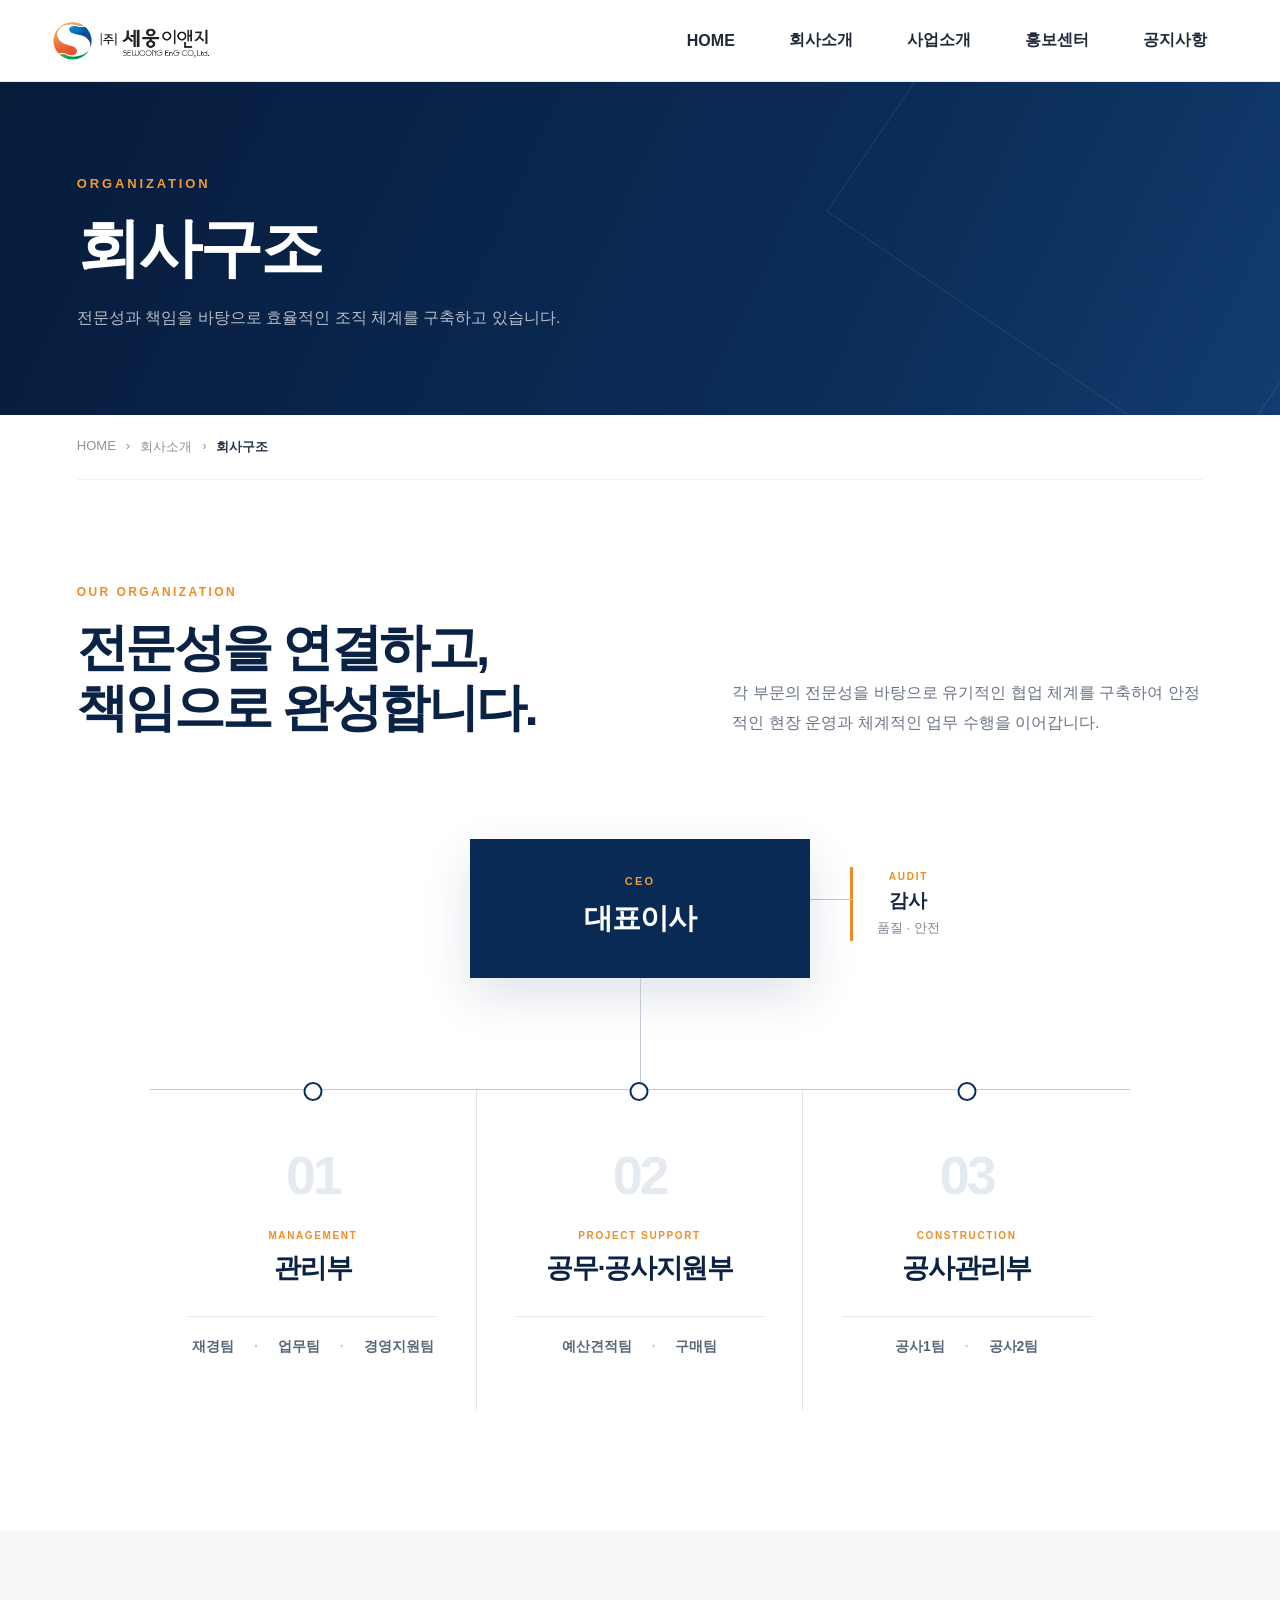
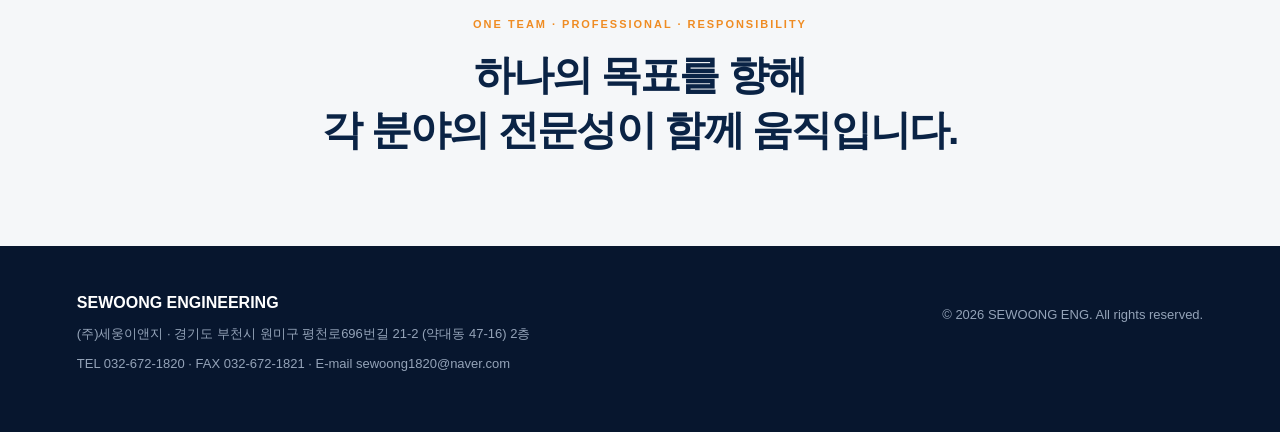
<file: organization.html>
<!doctype html><html lang="ko"><head><meta charset="utf-8"><meta name="viewport" content="width=device-width,initial-scale=1"><title>회사구조 | (주)세웅이앤지</title>
  <meta name="description" content="(주)세웅이앤지의 대표이사, 관리부, 공무·공사지원부, 공사관리부 등 전문 조직 체계를 소개합니다.">
  <link rel="canonical" href="https://koseonyeong.github.io/sewoongeng/organization.html"><link rel="stylesheet" href="style.css">
<style>
/* ORGANIZATION v15.1 — team alignment refinement */
.org-page .teams{
  justify-content:center;
  text-align:center;
}
.org-page .teams span{
  text-align:center;
}
@media(max-width:800px){
  .org-page .dept-title{
    text-align:center;
  }
  .org-page .dept-no{
    text-align:center;
  }
  .org-page .teams{
    justify-content:center;
    text-align:center;
    width:100%;
  }
}
</style>


<style>
/* ORGANIZATION v15.2 — audit connector starts outside CEO box */
@media(min-width:801px){
  .org-page .audit:before{
    width:30px;
    right:100%;
  }
}
</style>


<style>
/* ORGANIZATION v15.3 — continuous CEO → AUDIT connector */
@media(min-width:801px){
  .org-page .audit:before{
    width:210px;
    right:100%;
    top:32px;
    z-index:0;
  }
  .org-page .audit{
    z-index:2;
  }
  .org-page .ceo{
    z-index:3;
  }
}
</style>


  <!-- Social sharing and official site metadata (SEO v17) -->
  <meta property="og:type" content="article">
  <meta property="og:site_name" content="세웅이앤지">
  <meta property="og:locale" content="ko_KR">
  <meta property="og:title" content="회사구조 | (주)세웅이앤지">
  <meta property="og:description" content="(주)세웅이앤지의 대표이사, 관리부, 공무·공사지원부, 공사관리부 등 전문 조직 체계를 소개합니다.">
  <meta property="og:url" content="https://koseonyeong.github.io/sewoongeng/organization.html">
  <meta property="og:image" content="https://koseonyeong.github.io/sewoongeng/sewoong-main-hero.png">
</head><body>
<header class="header">
  <a class="logo company-logo" href="index.html" aria-label="세웅이앤지 홈"><img src="sewoong-logo.png" alt="(주)세웅이앤지 로고"></a>
  <button class="menu-btn" aria-label="메뉴">☰</button>
  <nav class="nav">
    <a href="index.html">HOME</a>
    <div class="nav-item"><button>회사소개</button><div class="dropdown"><a href="greeting.html">인사말</a><a href="history.html">연혁</a><a href="organization.html">회사구조</a><a href="location.html">오시는길</a></div></div>
    <div class="nav-item"><button>사업소개</button><div class="dropdown"><a href="business.html">사업 형태</a><a href="projects.html">관급 공사 실적</a></div></div>
    <div class="nav-item"><button>홍보센터</button><div class="dropdown"><a href="brochure.html">지명원</a><a href="licenses.html">면허보유현황</a></div></div>
    <div class="nav-item"><button>공지사항</button><div class="dropdown"><a href="notice.html">공지사항</a><a href="contact.html">문의하기</a></div></div>
  </nav>
</header>
<main class="org-page">
<section class="org-hero"><div class="org-hero-inner">
<p class="org-kicker">ORGANIZATION</p><h1>회사구조</h1>
<p>전문성과 책임을 바탕으로 효율적인 조직 체계를 구축하고 있습니다.</p>
</div></section>

<div class="org-breadcrumb"><a href="index.html">HOME</a><span>›</span><span>회사소개</span><span>›</span><strong>회사구조</strong></div>

<section class="org-intro">
<div><p class="eyebrow">OUR ORGANIZATION</p><h2>전문성을 연결하고,<br>책임으로 완성합니다.</h2></div>
<p class="intro-copy">각 부문의 전문성을 바탕으로 유기적인 협업 체계를 구축하여 안정적인 현장 운영과 체계적인 업무 수행을 이어갑니다.</p>
</section>

<section class="org-chart">
<div class="leadership">
<div class="ceo">
<span class="role-en">CEO</span><strong>대표이사</strong>
<span class="ceo-line"></span>
</div>
<div class="audit"><span>AUDIT</span><strong>감사</strong><p>품질 · 안전</p></div>
</div>

<div class="departments">
<article class="dept">
<div class="dept-no">01</div>
<div class="dept-title"><span>MANAGEMENT</span><h3>관리부</h3></div>
<div class="teams"><span>재경팀</span><span>업무팀</span><span>경영지원팀</span></div>
</article>
<article class="dept">
<div class="dept-no">02</div>
<div class="dept-title"><span>PROJECT SUPPORT</span><h3>공무·공사지원부</h3></div>
<div class="teams"><span>예산견적팀</span><span>구매팀</span></div>
</article>
<article class="dept">
<div class="dept-no">03</div>
<div class="dept-title"><span>CONSTRUCTION</span><h3>공사관리부</h3></div>
<div class="teams"><span>공사1팀</span><span>공사2팀</span></div>
</article>
</div>
</section>

<section class="org-principle">
<p>ONE TEAM · PROFESSIONAL · RESPONSIBILITY</p>
<h2>하나의 목표를 향해<br>각 분야의 전문성이 함께 움직입니다.</h2>
</section>
</main>

<style>
/* ORGANIZATION v15 — page scoped */
.org-page{background:#fff;color:#172238}.org-page *{box-sizing:border-box}
.org-hero{background:linear-gradient(115deg,#071b3b,#0b2d59 68%,#123c6f);color:#fff;padding:94px 6% 86px;position:relative;overflow:hidden}
.org-hero:after{content:"";position:absolute;right:-110px;top:-170px;width:470px;height:470px;border:1px solid rgba(255,255,255,.09);transform:rotate(34deg)}
.org-hero-inner{width:min(1500px,100%);margin:auto;position:relative;z-index:1}
.org-kicker{margin:0 0 14px;font-size:13px;letter-spacing:.22em;font-weight:800;color:#f39a32}
.org-hero h1{margin:0 0 16px;font-size:clamp(42px,5vw,66px);letter-spacing:-.045em}
.org-hero-inner>p:last-child{margin:0;color:rgba(255,255,255,.7);font-size:16px}
.org-breadcrumb{width:min(1500px,88%);margin:auto;padding:23px 0;color:#8993a1;font-size:13px;display:flex;gap:10px;border-bottom:1px solid #edf0f4}
.org-breadcrumb a{color:#8993a1;text-decoration:none}.org-breadcrumb strong{color:#26344a}
.org-intro{width:min(1500px,88%);margin:auto;padding:105px 0 82px;display:grid;grid-template-columns:1.1fr .9fr;gap:80px;align-items:end}
.eyebrow{margin:0 0 19px;color:#ef8c23;font-size:12px;font-weight:800;letter-spacing:.2em}
.org-intro h2{margin:0;color:#0a2345;font-size:clamp(36px,4vw,58px);line-height:1.18;letter-spacing:-.05em}
.intro-copy{max-width:590px;margin:0;color:#697386;font-size:16px;line-height:1.9}
.org-chart{width:min(1500px,88%);margin:auto;padding:18px 0 120px}
.leadership{position:relative;min-height:250px;display:flex;justify-content:center;align-items:flex-start}
.ceo{width:340px;background:#092a54;color:#fff;padding:36px 42px 39px;position:relative;box-shadow:0 18px 45px rgba(9,42,84,.13)}
.role-en{display:block;color:#f39a32;font-size:11px;font-weight:800;letter-spacing:.2em;margin-bottom:12px}
.ceo strong{font-size:29px;letter-spacing:-.04em}
.ceo-line{position:absolute;left:50%;top:100%;height:104px;width:1px;background:#bfc8d4}
.audit{position:absolute;left:calc(50% + 210px);top:28px;border-left:3px solid #ef8c23;padding:4px 0 4px 24px}
.audit:before{content:"";position:absolute;right:100%;top:39px;width:210px;height:1px;background:#bfc8d4}
.audit span{display:block;color:#ef8c23;font-size:10px;font-weight:800;letter-spacing:.18em;margin-bottom:6px}
.audit strong{display:block;color:#132845;font-size:19px}.audit p{margin:5px 0 0;color:#7a8492;font-size:13px}
.departments{display:grid;grid-template-columns:repeat(3,1fr);border-top:1px solid #bfc8d4;position:relative}
.dept{position:relative;padding:58px clamp(22px,3vw,46px) 46px;border-right:1px solid #e0e5eb;min-height:320px}
.dept:last-child{border-right:0}.dept:before{content:"";position:absolute;top:-8px;left:50%;width:15px;height:15px;border:2px solid #0b2c57;background:#fff;border-radius:50%;transform:translateX(-50%)}
.dept-no{font-size:54px;font-weight:800;letter-spacing:-.06em;color:#e5eaf0;line-height:1;margin-bottom:28px}
.dept-title span{display:block;color:#ef8c23;font-size:10px;font-weight:800;letter-spacing:.16em;margin-bottom:9px}
.dept-title h3{margin:0 0 30px;color:#0a2345;font-size:27px;letter-spacing:-.045em}
.teams{border-top:1px solid #e4e8ed;padding-top:21px;display:flex;gap:10px 20px;flex-wrap:wrap}
.teams span{color:#596679;font-size:14px;font-weight:600}.teams span:not(:last-child):after{content:"·";margin-left:20px;color:#c0c7d0}
.org-principle{background:#f5f7f9;padding:88px 6%;text-align:center}
.org-principle p{margin:0 0 18px;color:#ef8c23;font-size:11px;font-weight:800;letter-spacing:.18em}
.org-principle h2{margin:0;color:#0a2345;font-size:clamp(28px,3.2vw,45px);line-height:1.35;letter-spacing:-.045em}
@media(max-width:800px){
.org-hero{padding:68px 6% 62px}.org-hero-inner>p:last-child{font-size:14px;line-height:1.7}
.org-breadcrumb{width:88%;overflow:hidden;white-space:nowrap}
.org-intro{width:88%;padding:72px 0 62px;display:block}.org-intro h2{font-size:34px}.intro-copy{margin-top:24px;font-size:14px}
.org-chart{width:88%;padding:0 0 78px}
.leadership{display:block;min-height:0;padding-left:27px;margin-bottom:0;border-left:1px solid #d7dde5}
.ceo{width:100%;padding:27px 29px 30px;box-shadow:none}.ceo strong{font-size:25px}.ceo-line{display:none}
.audit{position:relative;left:auto;top:auto;margin:30px 0 48px;padding:2px 0 2px 22px}.audit:before{display:none}
.departments{display:block;border-top:0;border-left:1px solid #d7dde5}
.dept{min-height:0;border-right:0;border-bottom:1px solid #e1e6eb;padding:0 0 48px 27px;margin-bottom:46px}
.dept:last-child{border-bottom:0;margin-bottom:0}.dept:before{left:-6px;top:7px;width:11px;height:11px;transform:none;background:#ef8c23;border-color:#ef8c23}
.dept-no{font-size:38px;margin-bottom:15px;color:#dce2e9}.dept-title h3{font-size:24px;margin-bottom:22px}
.teams{padding-top:17px}.teams span{font-size:14px}.org-principle{padding:65px 8%}.org-principle h2{font-size:29px}
}
</style>
<footer><div><strong>SEWOONG ENGINEERING</strong>
<p>(주)세웅이앤지 · 경기도 부천시 원미구 평천로696번길 21-2 (약대동 47-16) 2층</p>
<p>TEL 032-672-1820 · FAX 032-672-1821 · E-mail <a href="mailto:sewoong1820@naver.com">sewoong1820@naver.com</a></p>
</div><p>© 2026 SEWOONG ENG. All rights reserved.</p></footer>
<script src="script.js?v=20261001-2"></script></body></html>
</file>
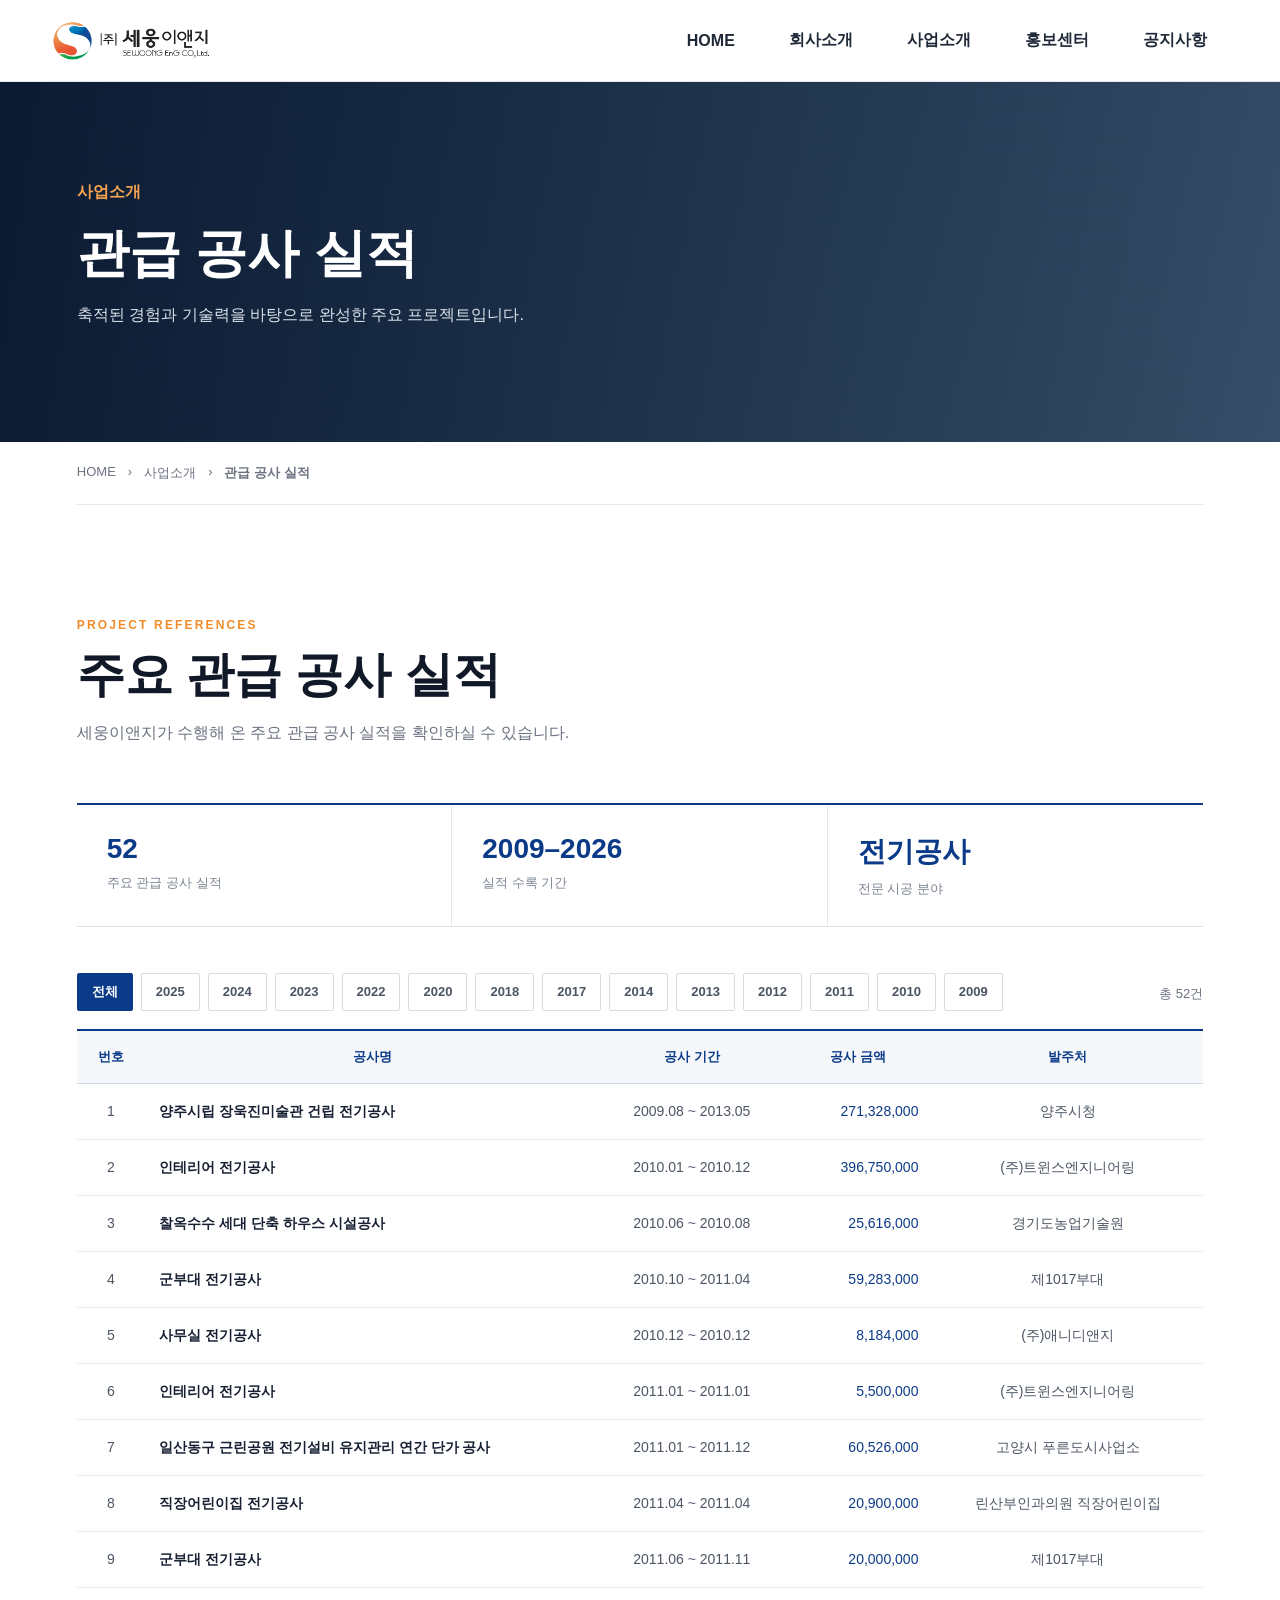
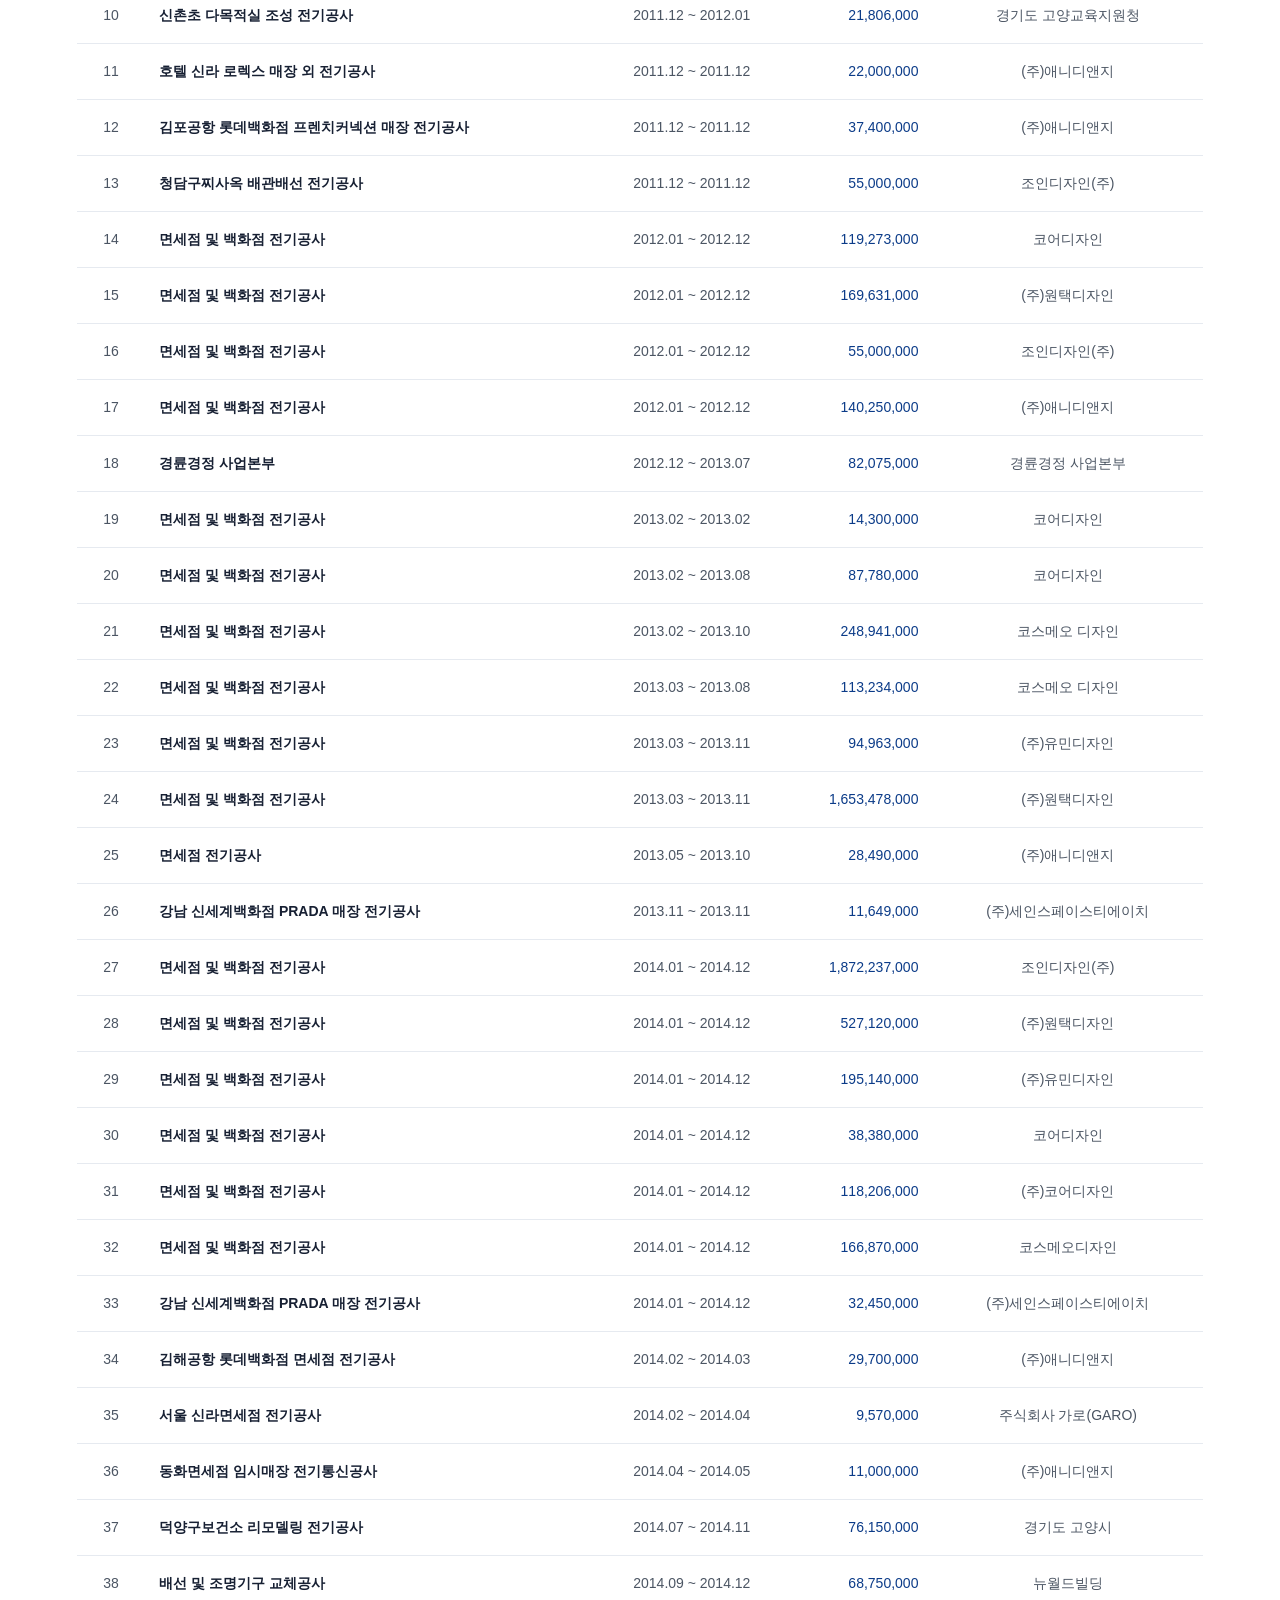
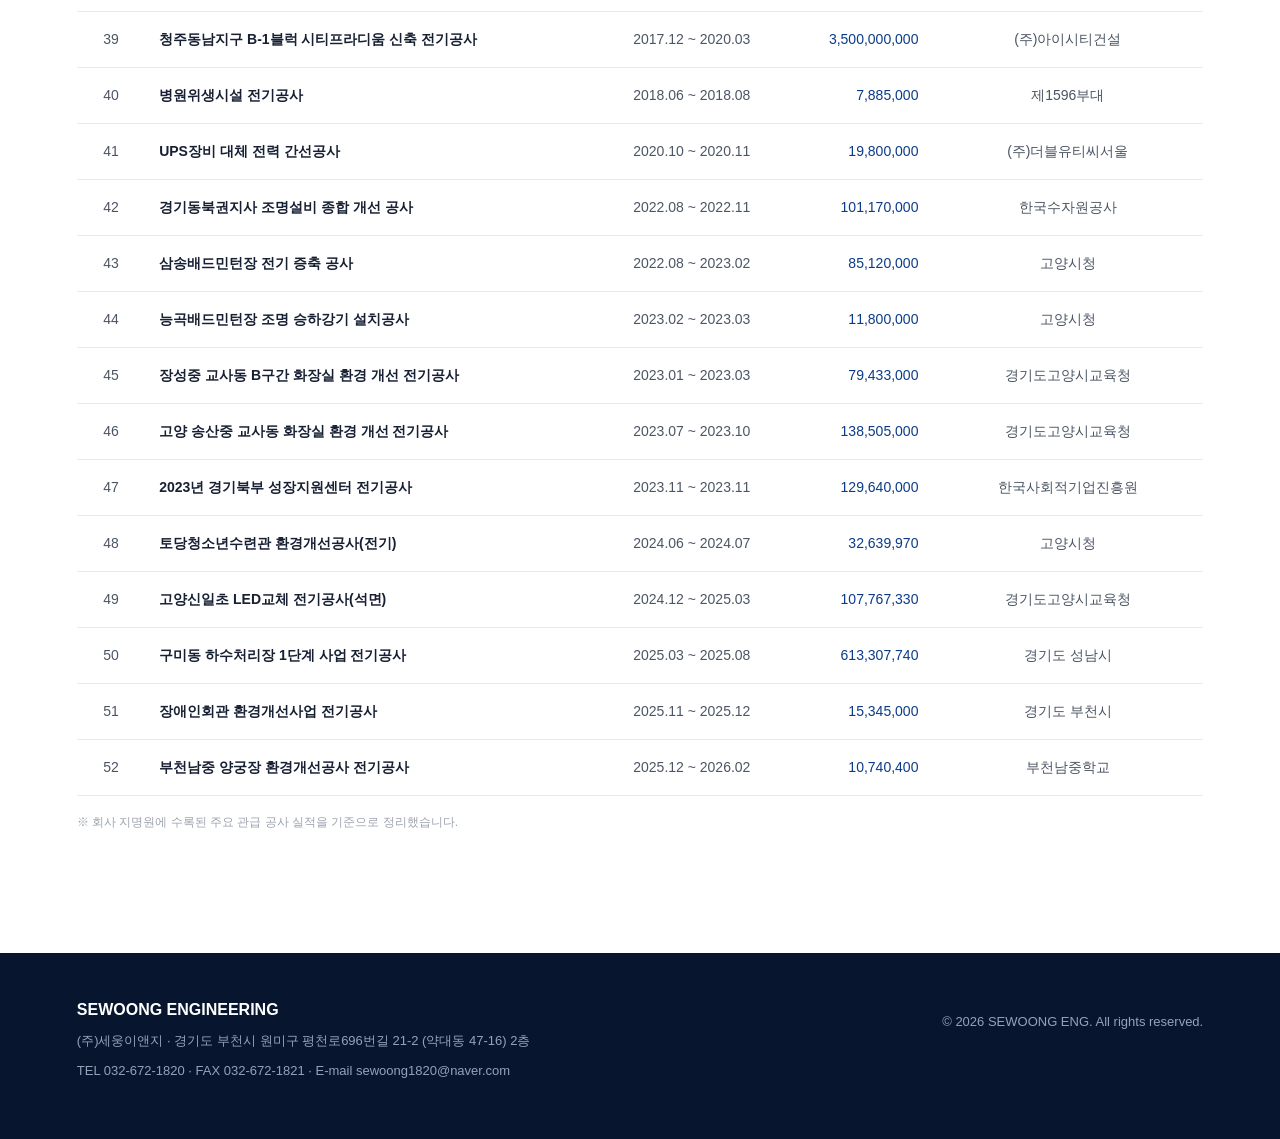
<file: projects.html>
<!doctype html>
<html lang="ko">
<head>
<meta charset="utf-8">
<meta name="viewport" content="width=device-width,initial-scale=1">
<title>관급 공사 실적 | (주)세웅이앤지</title>
  <meta name="description" content="(주)세웅이앤지가 수행한 관급 전기공사 실적을 연도별로 확인하세요. 주요 공공기관 발주 공사와 시공 프로젝트를 소개합니다.">
  <link rel="canonical" href="https://koseonyeong.github.io/sewoongeng/projects.html">
<link rel="stylesheet" href="style.css">

  <!-- Social sharing and official site metadata (SEO v17) -->
  <meta property="og:type" content="article">
  <meta property="og:site_name" content="세웅이앤지">
  <meta property="og:locale" content="ko_KR">
  <meta property="og:title" content="관급 공사 실적 | (주)세웅이앤지">
  <meta property="og:description" content="(주)세웅이앤지의 관급 전기공사 실적 및 주요 공공기관 발주 프로젝트를 소개합니다.">
  <meta property="og:url" content="https://koseonyeong.github.io/sewoongeng/projects.html">
  <meta property="og:image" content="https://koseonyeong.github.io/sewoongeng/sewoong-main-hero.png">
</head>
<body>
<header class="header">
  <a class="logo company-logo" href="index.html" aria-label="세웅이앤지 홈"><img src="sewoong-logo.png" alt="(주)세웅이앤지 로고"></a>
  <button class="menu-btn" aria-label="메뉴">☰</button>
  <nav class="nav">
    <a href="index.html">HOME</a>
    <div class="nav-item"><button>회사소개</button><div class="dropdown"><a href="greeting.html">인사말</a><a href="history.html">연혁</a><a href="organization.html">회사구조</a><a href="location.html">오시는길</a></div></div>
    <div class="nav-item"><button>사업소개</button><div class="dropdown"><a href="business.html">사업 형태</a><a href="projects.html">관급 공사 실적</a></div></div>
    <div class="nav-item"><button>홍보센터</button><div class="dropdown"><a href="brochure.html">지명원</a><a href="licenses.html">면허보유현황</a></div></div>
    <div class="nav-item"><button>공지사항</button><div class="dropdown"><a href="notice.html">공지사항</a><a href="contact.html">문의하기</a></div></div>
  </nav>
</header>

<main>
<section class="subhero"><div><span>사업소개</span><h1>관급 공사 실적</h1><p>축적된 경험과 기술력을 바탕으로 완성한 주요 프로젝트입니다.</p></div></section>
<div class="breadcrumb"><a href="index.html">HOME</a><span>›</span><span>사업소개</span><span>›</span><strong>관급 공사 실적</strong></div>

<section class="detail-section projects-page">
  <div class="detail-title">
    <span class="eyebrow">PROJECT REFERENCES</span>
    <h2>주요 관급 공사 실적</h2>
    <p class="projects-intro">세웅이앤지가 수행해 온 주요 관급 공사 실적을 확인하실 수 있습니다.</p>
  </div>

  <div class="project-summary">
    <div><strong>52</strong><span>주요 관급 공사 실적</span></div>
    <div><strong>2009–2026</strong><span>실적 수록 기간</span></div>
    <div><strong>전기공사</strong><span>전문 시공 분야</span></div>
  </div>

  <div class="project-toolbar">
    <div class="year-filters" aria-label="연도별 관급 공사 실적 필터"><button class="year-filter active" data-year="전체">전체</button><button class="year-filter" data-year="2025">2025</button><button class="year-filter" data-year="2024">2024</button><button class="year-filter" data-year="2023">2023</button><button class="year-filter" data-year="2022">2022</button><button class="year-filter" data-year="2020">2020</button><button class="year-filter" data-year="2018">2018</button><button class="year-filter" data-year="2017">2017</button><button class="year-filter" data-year="2014">2014</button><button class="year-filter" data-year="2013">2013</button><button class="year-filter" data-year="2012">2012</button><button class="year-filter" data-year="2011">2011</button><button class="year-filter" data-year="2010">2010</button><button class="year-filter" data-year="2009">2009</button></div>
    <p id="projectCount">총 52건</p>
  </div>

  <div class="project-table-wrap">
    <table class="project-table">
      <thead><tr><th>번호</th><th>공사명</th><th>공사 기간</th><th>공사 금액</th><th>발주처</th></tr></thead>
      <tbody><tr data-year="2009"><td>1</td><td class="project-name">양주시립 장욱진미술관 건립 전기공사</td><td>2009.08 ~ 2013.05</td><td class="amount">271,328,000</td><td>양주시청</td></tr>
<tr data-year="2010"><td>2</td><td class="project-name">인테리어 전기공사</td><td>2010.01 ~ 2010.12</td><td class="amount">396,750,000</td><td>(주)트윈스엔지니어링</td></tr>
<tr data-year="2010"><td>3</td><td class="project-name">찰옥수수 세대 단축 하우스 시설공사</td><td>2010.06 ~ 2010.08</td><td class="amount">25,616,000</td><td>경기도농업기술원</td></tr>
<tr data-year="2010"><td>4</td><td class="project-name">군부대 전기공사</td><td>2010.10 ~ 2011.04</td><td class="amount">59,283,000</td><td>제1017부대</td></tr>
<tr data-year="2010"><td>5</td><td class="project-name">사무실 전기공사</td><td>2010.12 ~ 2010.12</td><td class="amount">8,184,000</td><td>(주)애니디앤지</td></tr>
<tr data-year="2011"><td>6</td><td class="project-name">인테리어 전기공사</td><td>2011.01 ~ 2011.01</td><td class="amount">5,500,000</td><td>(주)트윈스엔지니어링</td></tr>
<tr data-year="2011"><td>7</td><td class="project-name">일산동구 근린공원 전기설비 유지관리 연간 단가 공사</td><td>2011.01 ~ 2011.12</td><td class="amount">60,526,000</td><td>고양시 푸른도시사업소</td></tr>
<tr data-year="2011"><td>8</td><td class="project-name">직장어린이집 전기공사</td><td>2011.04 ~ 2011.04</td><td class="amount">20,900,000</td><td>린산부인과의원 직장어린이집</td></tr>
<tr data-year="2011"><td>9</td><td class="project-name">군부대 전기공사</td><td>2011.06 ~ 2011.11</td><td class="amount">20,000,000</td><td>제1017부대</td></tr>
<tr data-year="2011"><td>10</td><td class="project-name">신촌초 다목적실 조성 전기공사</td><td>2011.12 ~ 2012.01</td><td class="amount">21,806,000</td><td>경기도 고양교육지원청</td></tr>
<tr data-year="2011"><td>11</td><td class="project-name">호텔 신라 로렉스 매장 외 전기공사</td><td>2011.12 ~ 2011.12</td><td class="amount">22,000,000</td><td>(주)애니디앤지</td></tr>
<tr data-year="2011"><td>12</td><td class="project-name">김포공항 롯데백화점 프렌치커넥션 매장 전기공사</td><td>2011.12 ~ 2011.12</td><td class="amount">37,400,000</td><td>(주)애니디앤지</td></tr>
<tr data-year="2011"><td>13</td><td class="project-name">청담구찌사옥 배관배선 전기공사</td><td>2011.12 ~ 2011.12</td><td class="amount">55,000,000</td><td>조인디자인(주)</td></tr>
<tr data-year="2012"><td>14</td><td class="project-name">면세점 및 백화점 전기공사</td><td>2012.01 ~ 2012.12</td><td class="amount">119,273,000</td><td>코어디자인</td></tr>
<tr data-year="2012"><td>15</td><td class="project-name">면세점 및 백화점 전기공사</td><td>2012.01 ~ 2012.12</td><td class="amount">169,631,000</td><td>(주)원택디자인</td></tr>
<tr data-year="2012"><td>16</td><td class="project-name">면세점 및 백화점 전기공사</td><td>2012.01 ~ 2012.12</td><td class="amount">55,000,000</td><td>조인디자인(주)</td></tr>
<tr data-year="2012"><td>17</td><td class="project-name">면세점 및 백화점 전기공사</td><td>2012.01 ~ 2012.12</td><td class="amount">140,250,000</td><td>(주)애니디앤지</td></tr>
<tr data-year="2012"><td>18</td><td class="project-name">경륜경정 사업본부</td><td>2012.12 ~ 2013.07</td><td class="amount">82,075,000</td><td>경륜경정 사업본부</td></tr>
<tr data-year="2013"><td>19</td><td class="project-name">면세점 및 백화점 전기공사</td><td>2013.02 ~ 2013.02</td><td class="amount">14,300,000</td><td>코어디자인</td></tr>
<tr data-year="2013"><td>20</td><td class="project-name">면세점 및 백화점 전기공사</td><td>2013.02 ~ 2013.08</td><td class="amount">87,780,000</td><td>코어디자인</td></tr>
<tr data-year="2013"><td>21</td><td class="project-name">면세점 및 백화점 전기공사</td><td>2013.02 ~ 2013.10</td><td class="amount">248,941,000</td><td>코스메오 디자인</td></tr>
<tr data-year="2013"><td>22</td><td class="project-name">면세점 및 백화점 전기공사</td><td>2013.03 ~ 2013.08</td><td class="amount">113,234,000</td><td>코스메오 디자인</td></tr>
<tr data-year="2013"><td>23</td><td class="project-name">면세점 및 백화점 전기공사</td><td>2013.03 ~ 2013.11</td><td class="amount">94,963,000</td><td>(주)유민디자인</td></tr>
<tr data-year="2013"><td>24</td><td class="project-name">면세점 및 백화점 전기공사</td><td>2013.03 ~ 2013.11</td><td class="amount">1,653,478,000</td><td>(주)원택디자인</td></tr>
<tr data-year="2013"><td>25</td><td class="project-name">면세점 전기공사</td><td>2013.05 ~ 2013.10</td><td class="amount">28,490,000</td><td>(주)애니디앤지</td></tr>
<tr data-year="2013"><td>26</td><td class="project-name">강남 신세계백화점 PRADA 매장 전기공사</td><td>2013.11 ~ 2013.11</td><td class="amount">11,649,000</td><td>(주)세인스페이스티에이치</td></tr>
<tr data-year="2014"><td>27</td><td class="project-name">면세점 및 백화점 전기공사</td><td>2014.01 ~ 2014.12</td><td class="amount">1,872,237,000</td><td>조인디자인(주)</td></tr>
<tr data-year="2014"><td>28</td><td class="project-name">면세점 및 백화점 전기공사</td><td>2014.01 ~ 2014.12</td><td class="amount">527,120,000</td><td>(주)원택디자인</td></tr>
<tr data-year="2014"><td>29</td><td class="project-name">면세점 및 백화점 전기공사</td><td>2014.01 ~ 2014.12</td><td class="amount">195,140,000</td><td>(주)유민디자인</td></tr>
<tr data-year="2014"><td>30</td><td class="project-name">면세점 및 백화점 전기공사</td><td>2014.01 ~ 2014.12</td><td class="amount">38,380,000</td><td>코어디자인</td></tr>
<tr data-year="2014"><td>31</td><td class="project-name">면세점 및 백화점 전기공사</td><td>2014.01 ~ 2014.12</td><td class="amount">118,206,000</td><td>(주)코어디자인</td></tr>
<tr data-year="2014"><td>32</td><td class="project-name">면세점 및 백화점 전기공사</td><td>2014.01 ~ 2014.12</td><td class="amount">166,870,000</td><td>코스메오디자인</td></tr>
<tr data-year="2014"><td>33</td><td class="project-name">강남 신세계백화점 PRADA 매장 전기공사</td><td>2014.01 ~ 2014.12</td><td class="amount">32,450,000</td><td>(주)세인스페이스티에이치</td></tr>
<tr data-year="2014"><td>34</td><td class="project-name">김해공항 롯데백화점 면세점 전기공사</td><td>2014.02 ~ 2014.03</td><td class="amount">29,700,000</td><td>(주)애니디앤지</td></tr>
<tr data-year="2014"><td>35</td><td class="project-name">서울 신라면세점 전기공사</td><td>2014.02 ~ 2014.04</td><td class="amount">9,570,000</td><td>주식회사 가로(GARO)</td></tr>
<tr data-year="2014"><td>36</td><td class="project-name">동화면세점 임시매장 전기통신공사</td><td>2014.04 ~ 2014.05</td><td class="amount">11,000,000</td><td>(주)애니디앤지</td></tr>
<tr data-year="2014"><td>37</td><td class="project-name">덕양구보건소 리모델링 전기공사</td><td>2014.07 ~ 2014.11</td><td class="amount">76,150,000</td><td>경기도 고양시</td></tr>
<tr data-year="2014"><td>38</td><td class="project-name">배선 및 조명기구 교체공사</td><td>2014.09 ~ 2014.12</td><td class="amount">68,750,000</td><td>뉴월드빌딩</td></tr>
<tr data-year="2017"><td>39</td><td class="project-name">청주동남지구 B-1블럭 시티프라디움 신축 전기공사</td><td>2017.12 ~ 2020.03</td><td class="amount">3,500,000,000</td><td>(주)아이시티건설</td></tr>
<tr data-year="2018"><td>40</td><td class="project-name">병원위생시설 전기공사</td><td>2018.06 ~ 2018.08</td><td class="amount">7,885,000</td><td>제1596부대</td></tr>
<tr data-year="2020"><td>41</td><td class="project-name">UPS장비 대체 전력 간선공사</td><td>2020.10 ~ 2020.11</td><td class="amount">19,800,000</td><td>(주)더블유티씨서울</td></tr>
<tr data-year="2022"><td>42</td><td class="project-name">경기동북권지사 조명설비 종합 개선 공사</td><td>2022.08 ~ 2022.11</td><td class="amount">101,170,000</td><td>한국수자원공사</td></tr>
<tr data-year="2022"><td>43</td><td class="project-name">삼송배드민턴장 전기 증축 공사</td><td>2022.08 ~ 2023.02</td><td class="amount">85,120,000</td><td>고양시청</td></tr>
<tr data-year="2023"><td>44</td><td class="project-name">능곡배드민턴장 조명 승하강기 설치공사</td><td>2023.02 ~ 2023.03</td><td class="amount">11,800,000</td><td>고양시청</td></tr>
<tr data-year="2023"><td>45</td><td class="project-name">장성중 교사동 B구간 화장실 환경 개선 전기공사</td><td>2023.01 ~ 2023.03</td><td class="amount">79,433,000</td><td>경기도고양시교육청</td></tr>
<tr data-year="2023"><td>46</td><td class="project-name">고양 송산중 교사동 화장실 환경 개선 전기공사</td><td>2023.07 ~ 2023.10</td><td class="amount">138,505,000</td><td>경기도고양시교육청</td></tr>
<tr data-year="2023"><td>47</td><td class="project-name">2023년 경기북부 성장지원센터 전기공사</td><td>2023.11 ~ 2023.11</td><td class="amount">129,640,000</td><td>한국사회적기업진흥원</td></tr>
<tr data-year="2024"><td>48</td><td class="project-name">토당청소년수련관 환경개선공사(전기)</td><td>2024.06 ~ 2024.07</td><td class="amount">32,639,970</td><td>고양시청</td></tr>
<tr data-year="2024"><td>49</td><td class="project-name">고양신일초 LED교체 전기공사(석면)</td><td>2024.12 ~ 2025.03</td><td class="amount">107,767,330</td><td>경기도고양시교육청</td></tr>
<tr data-year="2025"><td>50</td><td class="project-name">구미동 하수처리장 1단계 사업 전기공사</td><td>2025.03 ~ 2025.08</td><td class="amount">613,307,740</td><td>경기도 성남시</td></tr>
<tr data-year="2025"><td>51</td><td class="project-name">장애인회관 환경개선사업 전기공사</td><td>2025.11 ~ 2025.12</td><td class="amount">15,345,000</td><td>경기도 부천시</td></tr>
<tr data-year="2025"><td>52</td><td class="project-name">부천남중 양궁장 환경개선공사 전기공사</td><td>2025.12 ~ 2026.02</td><td class="amount">10,740,400</td><td>부천남중학교</td></tr></tbody>
    </table>
  </div>
  <p class="project-note">※ 회사 지명원에 수록된 주요 관급 공사 실적을 기준으로 정리했습니다.</p>
</section>
</main>

<footer><div><strong>SEWOONG ENGINEERING</strong>
<p>(주)세웅이앤지 · 경기도 부천시 원미구 평천로696번길 21-2 (약대동 47-16) 2층</p>
<p>TEL 032-672-1820 · FAX 032-672-1821 · E-mail <a href="mailto:sewoong1820@naver.com">sewoong1820@naver.com</a></p>
</div><p>© 2026 SEWOONG ENG. All rights reserved.</p></footer>
<script src="script.js?v=20261001-2"></script>

<script>
document.addEventListener("DOMContentLoaded", function () {
  const buttons = document.querySelectorAll(".year-filter");
  const rows = document.querySelectorAll(".project-table tbody tr");
  const count = document.getElementById("projectCount");

  buttons.forEach(function (button) {
    button.addEventListener("click", function () {
      const selectedYear = button.dataset.year;
      let visibleCount = 0;

      buttons.forEach(function (btn) {
        btn.classList.toggle("active", btn === button);
      });

      rows.forEach(function (row) {
        const show = selectedYear === "전체" || row.dataset.year === selectedYear;
        row.style.display = show ? "" : "none";
        if (show) visibleCount++;
      });

      if (count) {
        count.textContent = selectedYear === "전체"
          ? "총 " + visibleCount + "건"
          : selectedYear + "년 · 총 " + visibleCount + "건";
      }
    });
  });
});
</script>

</body></html>
</file>
<file: style.css>
*{box-sizing:border-box}html{scroll-behavior:smooth}body{margin:0;font-family:Arial,"Noto Sans KR",sans-serif;color:#111827;background:#fff}a{text-decoration:none;color:inherit}button,input,textarea{font:inherit}.header{height:82px;display:flex;align-items:center;padding:0 max(4vw,32px);border-bottom:1px solid #e5e7eb;background:#fff;position:sticky;top:0;z-index:20}.logo{margin-right:auto;display:flex;flex-direction:column;line-height:1}.logo strong{font-size:20px;letter-spacing:.08em;color:#0b1d3a}.logo span{font-size:9px;letter-spacing:.28em;color:#f28c28;margin-top:5px}.nav{display:flex;align-items:center;height:100%;gap:10px}.nav>a,.nav-item>button{border:0;background:none;padding:30px 22px;font-weight:700;cursor:pointer;color:#1f2937}.nav-item{position:relative;height:100%;display:flex;align-items:center}.dropdown{position:absolute;top:81px;left:50%;transform:translateX(-50%);min-width:155px;background:#fff;border-top:3px solid #f28c28;box-shadow:0 12px 30px #0b1d3a20;padding:10px 0;opacity:0;visibility:hidden;transition:.2s}.dropdown a{display:block;padding:11px 20px;font-size:14px}.dropdown a:hover{background:#f8fafc;color:#f28c28}.nav-item:hover .dropdown{opacity:1;visibility:visible}.menu-btn{display:none;border:0;background:none;font-size:25px}.hero{min-height:680px;background:linear-gradient(90deg,#07162ee8,#07162e9e 52%,#07162e3d),linear-gradient(135deg,#263d59,#7d8c96);display:flex;align-items:center;color:white}.hero-inner{width:min(1180px,88%);margin:auto}.eyebrow{font-size:12px;font-weight:800;letter-spacing:.18em;color:#f28c28}.eyebrow.light{color:#f5a34f}.hero h1{font-size:clamp(44px,6vw,76px);line-height:1.12;margin:22px 0}.hero h1 em{font-style:normal;color:#f5a34f}.hero p{font-size:18px;color:#e5e7eb;margin-bottom:35px}.btn{display:inline-block;padding:15px 23px;border-radius:2px;font-weight:800;border:0;cursor:pointer}.btn.white{background:#fff;color:#0b1d3a}.btn.primary{background:#0b1d3a;color:#fff}.btn.disabled{opacity:.55}.section,.detail-section,.contact-cta{width:min(1180px,88%);margin:auto;padding:110px 0}.section-head{display:flex;justify-content:space-between;align-items:end;margin-bottom:48px}.section-head h2,.contact-cta h2,.detail-title h2{font-size:clamp(30px,4vw,48px);line-height:1.25;margin:12px 0 0}.text-link{font-weight:800;color:#0b1d3a}.card-grid{display:grid;gap:20px}.three{grid-template-columns:repeat(3,1fr)}.business-card,.detail-card{padding:38px;border:1px solid #e5e7eb;min-height:220px;transition:.2s}.business-card:hover{transform:translateY(-5px);box-shadow:0 14px 30px #0b1d3a12}.business-card span,.detail-card span{color:#f28c28;font-weight:800}.business-card h3,.detail-card h3{font-size:24px;margin:40px 0 12px}.business-card p,.detail-card p{color:#6b7280;line-height:1.7}.profile-banner{background:#0b1d3a;color:#fff;padding:80px max(6vw,40px);display:flex;justify-content:space-between;align-items:end}.profile-banner h2{font-size:clamp(34px,5vw,56px);margin:14px 0}.profile-banner p{color:#cbd5e1;line-height:1.8}.contact-cta{display:flex;justify-content:space-between;align-items:end}.contact-cta>div:last-child{max-width:420px}.contact-cta p{color:#6b7280;line-height:1.8}.subhero{height:360px;background:linear-gradient(90deg,#07162ee8,#203a58c9),linear-gradient(135deg,#34495e,#8897a2);color:white;display:flex;align-items:center}.subhero>div{width:min(1180px,88%);margin:auto}.subhero span{color:#f5a34f;font-weight:800}.subhero h1{font-size:52px;margin:16px 0}.subhero p{color:#dbe3ec}.breadcrumb{width:min(1180px,88%);margin:0 auto;border-bottom:1px solid #e5e7eb;padding:22px 0;display:flex;gap:12px;color:#6b7280;font-size:13px}.detail-title{margin-bottom:55px}.prose{max-width:850px;font-size:17px;line-height:2;color:#4b5563}.prose .lead{font-size:24px;color:#111827;font-weight:700}.signature{text-align:right;margin-top:50px}.timeline{border-top:2px solid #0b1d3a}.timeline>div{display:grid;grid-template-columns:160px 1fr;padding:28px 10px;border-bottom:1px solid #e5e7eb}.timeline b{font-size:24px;color:#0b1d3a}.timeline em,.note{font-style:normal;color:#9ca3af;font-size:13px}.org{text-align:center}.org-ceo,.org-grid div{border:1px solid #d1d5db;padding:25px;background:#fff}.org-ceo{width:240px;margin:auto;background:#0b1d3a;color:white;font-weight:800}.org-line{height:50px;width:1px;background:#9ca3af;margin:auto}.org-grid{display:grid;grid-template-columns:repeat(3,1fr);gap:20px}.org-grid small{display:block;color:#6b7280;margin-top:8px}.location-grid,.contact-grid{display:grid;grid-template-columns:1.3fr 1fr;gap:30px}.map-placeholder{min-height:400px;background:#eef2f5;display:grid;place-content:center;text-align:center;font-size:32px;font-weight:800;color:#94a3b8}.map-placeholder small{font-size:13px;font-weight:400}.info-card{padding:45px;background:#f8fafc}.info-card p{line-height:1.8;color:#4b5563}.project-grid,.license-grid{display:grid;grid-template-columns:repeat(2,1fr);gap:30px}.photo,.cert{height:260px;background:#e9eef2;display:grid;place-content:center;color:#94a3b8;font-weight:800}.cert{height:360px}.download-box{padding:55px;background:#f3f6f8;display:flex;justify-content:space-between;align-items:center}.download-box h2{font-size:34px}.notice-table>div{display:grid;grid-template-columns:90px 1fr 130px;padding:20px;border-bottom:1px solid #e5e7eb}.notice-head{background:#0b1d3a;color:white;font-weight:800}.contact-form{display:grid;gap:12px}.contact-form input,.contact-form textarea{padding:16px;border:1px solid #d1d5db}.contact-form textarea{min-height:150px;resize:vertical}.contact-info{margin-top:35px;color:#4b5563}footer{background:#07162e;color:#94a3b8;padding:48px max(6vw,40px);display:flex;justify-content:space-between;font-size:13px}footer strong{color:#fff;font-size:16px}
@media(max-width:800px){.header{height:68px}.menu-btn{display:block}.nav{display:none;position:absolute;top:68px;left:0;right:0;background:#fff;height:auto;flex-direction:column;align-items:stretch;padding:10px 20px;box-shadow:0 15px 30px #0002}.nav.open{display:flex}.nav>a,.nav-item>button{padding:14px 8px;text-align:left;width:100%}.nav-item{display:block;height:auto}.dropdown{position:static;transform:none;box-shadow:none;border-top:0;border-left:2px solid #f28c28;margin-left:10px;opacity:1;visibility:visible;display:none}.nav-item.open .dropdown{display:block}.hero{min-height:560px}.three,.project-grid,.license-grid,.org-grid,.location-grid,.contact-grid{grid-template-columns:1fr}.section,.detail-section,.contact-cta{padding:75px 0}.section-head,.profile-banner,.contact-cta,.download-box,footer{align-items:flex-start;flex-direction:column;gap:30px}.subhero{height:280px}.subhero h1{font-size:40px}.timeline>div{grid-template-columns:100px 1fr}.notice-table>div{grid-template-columns:55px 1fr 80px;font-size:13px}.cert{height:280px}}

/* v3 company introduction */
.greeting-layout{display:grid;grid-template-columns:minmax(280px,.78fr) 1.5fr;gap:72px;align-items:stretch}.greeting-visual{min-height:610px;background:linear-gradient(145deg,#0a1930,#26384a 58%,#101820);position:relative;overflow:hidden;color:#fff;display:flex;align-items:flex-end;padding:38px}.greeting-visual:before,.greeting-visual:after{content:"";position:absolute;border:2px solid #ffffff42;width:70%;height:70%;transform:rotate(45deg)}.greeting-visual:before{left:-35%;top:-25%}.greeting-visual:after{right:-35%;bottom:-25%}.greeting-visual span{font-size:13px;line-height:1.6;letter-spacing:.18em;opacity:.75}.greeting-copy{font-size:17px;line-height:2;color:#374151;padding:10px 0}.greeting-copy .lead{font-size:22px;line-height:1.75;color:#111827;font-weight:700;margin-top:0}.greeting-copy p{margin:0 0 28px}.ceo-sign{margin-top:55px;margin-left:auto;max-width:360px;border-bottom:2px solid #0b3b88;padding-bottom:16px}.ceo-sign strong{display:block;color:#0b3b88;font-size:23px;margin-bottom:18px}.ceo-sign span{font-size:19px;color:#111827}
.history-web{position:relative;max-width:980px;margin:20px auto 0;padding:10px 0}.history-web:before{content:"";position:absolute;left:28px;top:20px;bottom:20px;width:2px;background:#0b3b88}.history-item{position:relative;display:grid;grid-template-columns:100px 1fr;gap:8px;padding:0 0 58px 74px}.history-item:last-child{padding-bottom:0}.history-dot{position:absolute;left:20px;top:9px;width:18px;height:18px;border-radius:50%;background:#0b3b88;border:4px solid #dce5f2;box-shadow:0 0 0 1px #0b3b8830}.history-item>b{font-size:27px;color:#0b3b88}.history-item h3{font-size:22px;color:#0b3b88;margin:2px 0 10px}.history-item p{margin:0;color:#7b8492;line-height:1.7}
.org-chart{max-width:980px;margin:10px auto 0;text-align:center}.org-top{position:relative;min-height:210px}.org-ceo-new{width:150px;height:150px;border-radius:50%;background:#0b3b88;color:#fff;display:grid;place-content:center;margin:auto;font-size:26px;font-weight:800;line-height:1.15;border:8px solid #dce5f2}.org-audit{position:absolute;left:59%;top:95px;width:210px;padding:15px;border-radius:40px;background:#0b3b88;color:#fff;font-size:20px;font-weight:800}.org-audit small{display:block;font-size:12px;margin-top:2px}.org-trunk{width:2px;height:42px;background:#d1d5db;margin:-55px auto 0}.org-depts{position:relative;display:grid;grid-template-columns:repeat(3,1fr);gap:45px;margin-top:50px}.org-depts:before{content:"";position:absolute;left:16.66%;right:16.66%;top:-26px;height:1px;background:#d1d5db}.org-col{position:relative}.org-col:before{content:"";position:absolute;left:50%;top:-26px;height:26px;width:1px;background:#d1d5db}.org-col h3{margin:0 0 40px;background:#0b3b88;color:#fff;border-radius:40px;padding:17px 10px;font-size:20px}.org-team{background:#eef1f5;margin:10px 0;padding:18px;font-size:18px;font-weight:700;color:#111827}
@media(max-width:800px){.greeting-layout{grid-template-columns:1fr;gap:35px}.greeting-visual{min-height:320px}.greeting-copy .lead{font-size:19px}.history-item{grid-template-columns:70px 1fr;padding-left:60px}.history-web:before{left:18px}.history-dot{left:10px}.history-item>b{font-size:22px}.history-item h3{font-size:18px}.org-audit{position:static;margin:22px auto 0;width:190px}.org-top{min-height:250px}.org-trunk{display:none}.org-depts{grid-template-columns:1fr;gap:30px;margin-top:25px}.org-depts:before,.org-col:before{display:none}.org-col h3{margin-bottom:15px}.org-team{margin:7px 0}}


/* v4 project references */
.projects-intro{color:#6b7280;line-height:1.8;margin-top:14px}
.project-summary{display:grid;grid-template-columns:repeat(3,1fr);border-top:2px solid #0b3b88;border-bottom:1px solid #dbe2ea;margin-bottom:46px}
.project-summary>div{padding:28px 30px;border-right:1px solid #e5e7eb}
.project-summary>div:last-child{border-right:0}
.project-summary strong{display:block;color:#0b3b88;font-size:28px;margin-bottom:8px}
.project-summary span{font-size:13px;color:#7b8492}
.project-toolbar{display:flex;justify-content:space-between;gap:25px;align-items:flex-end;margin-bottom:18px}
.year-filters{display:flex;gap:8px;flex-wrap:wrap}
.year-filter{border:1px solid #d7dde5;background:#fff;color:#4b5563;padding:9px 14px;border-radius:2px;cursor:pointer;font-weight:700;font-size:13px}
.year-filter:hover,.year-filter.active{background:#0b3b88;color:#fff;border-color:#0b3b88}
#projectCount{white-space:nowrap;color:#6b7280;font-size:13px;margin:0 0 8px}
.project-table-wrap{overflow-x:auto;border-top:2px solid #0b3b88}
.project-table{width:100%;border-collapse:collapse;min-width:920px}
.project-table th{background:#f5f7fa;color:#0b3b88;font-size:13px;padding:17px 14px;text-align:center;border-bottom:1px solid #cfd8e3}
.project-table td{padding:17px 14px;border-bottom:1px solid #e6eaf0;text-align:center;color:#4b5563;font-size:14px;line-height:1.5}
.project-table tbody tr:hover{background:#f8fafc}
.project-table .project-name{text-align:left;color:#172033;font-weight:700}
.project-table .amount{text-align:right;font-variant-numeric:tabular-nums;color:#0b3b88}
.project-table tr.is-hidden{display:none}
.project-note{margin-top:18px;color:#9ca3af;font-size:12px}
@media(max-width:800px){
  .project-summary{grid-template-columns:1fr}
  .project-summary>div{border-right:0;border-bottom:1px solid #e5e7eb;padding:20px}
  .project-summary>div:last-child{border-bottom:0}
  .project-toolbar{display:block}
  #projectCount{margin-top:14px}
  .project-table-wrap{overflow:visible;border-top:0}
  .project-table{min-width:0;display:block}
  .project-table thead{display:none}
  .project-table tbody{display:grid;gap:12px}
  .project-table tr{display:grid;grid-template-columns:72px 1fr;background:#fff;border:1px solid #e1e6ed;padding:17px 18px}
  .project-table tr.is-hidden{display:none}
  .project-table td{border:0;padding:5px 0;text-align:left;font-size:13px}
  .project-table td:nth-child(1){grid-row:1 / span 4;color:#0b3b88;font-weight:800;font-size:18px}
  .project-table td:nth-child(2){font-size:15px;padding-top:2px}
  .project-table td:nth-child(3):before{content:"기간  ";color:#9ca3af}
  .project-table td:nth-child(4){text-align:left}
  .project-table td:nth-child(4):before{content:"금액  ";color:#9ca3af}
  .project-table td:nth-child(5):before{content:"발주처  ";color:#9ca3af}
}


/* v5 location */
.location-page .detail-title p{color:#6b7280;line-height:1.8;margin-top:14px}
.location-layout{display:grid;grid-template-columns:1.25fr .75fr;gap:42px;align-items:stretch}
.location-map-card{border:1px solid #e1e6ed;background:#fff}
.map-visual{height:440px;position:relative;overflow:hidden;background:#eef2f6}
.map-grid{position:absolute;inset:-40px;background:
linear-gradient(28deg,transparent 46%,#fff 47%,#fff 49%,transparent 50%),
linear-gradient(112deg,transparent 47%,#d7dee7 48%,#d7dee7 49%,transparent 50%),
linear-gradient(5deg,transparent 46%,#fff 47%,#fff 49%,transparent 50%);
background-size:170px 150px,210px 190px,250px 220px;opacity:.9}
.map-pin{position:absolute;left:50%;top:45%;transform:translate(-50%,-50%);width:76px;height:76px;border-radius:50% 50% 50% 0;background:#0b3b88;transform-origin:center;rotate:-45deg;box-shadow:0 12px 30px rgba(11,59,136,.25);display:flex;align-items:center;justify-content:center}
.map-pin span{rotate:45deg;color:#fff;font-size:10px;font-weight:800;letter-spacing:.05em}
.map-copy{position:absolute;left:30px;bottom:28px;background:rgba(255,255,255,.94);padding:20px 24px;min-width:230px;box-shadow:0 10px 28px rgba(16,24,40,.08)}
.map-copy small{display:block;color:#0b3b88;font-weight:800;letter-spacing:.12em;margin-bottom:6px}
.map-copy strong{display:block;color:#172033;font-size:18px}.map-copy p{margin:5px 0 0;color:#7b8492;font-size:13px}
.naver-map-btn{display:flex;justify-content:space-between;align-items:center;background:#03c75a;color:#fff!important;padding:18px 22px;font-weight:800;text-decoration:none}
.naver-map-btn:hover{filter:brightness(.96)}
.location-info{border-top:2px solid #0b3b88}
.location-item{padding:26px 6px;border-bottom:1px solid #e2e7ed}
.location-item>span{display:block;font-size:11px;letter-spacing:.14em;color:#0b3b88;font-weight:800;margin-bottom:8px}
.location-item strong{font-size:17px;color:#172033;line-height:1.65}.location-item a{color:inherit;text-decoration:none}
.location-item small{display:block;color:#9ca3af;margin-top:5px}
.location-guide{display:flex;gap:35px;margin-top:36px;padding:22px 26px;background:#f6f8fb}
.location-guide span{color:#0b3b88;font-weight:800;white-space:nowrap}.location-guide p{margin:0;color:#697386;line-height:1.7}
footer a{color:inherit;text-decoration:none}
@media(max-width:800px){.location-layout{grid-template-columns:1fr;gap:28px}.map-visual{height:330px}.map-copy{left:18px;bottom:18px;right:18px;min-width:0}.location-guide{display:block}.location-guide span{display:block;margin-bottom:8px}}

/* v5.1 actual Naver map screenshot */
.map-visual.actual-map{height:auto;background:#fff;line-height:0}
.map-visual.actual-map img{display:block;width:100%;height:auto;object-fit:contain}
@media(max-width:800px){
  .map-visual.actual-map{height:auto}
  .map-visual.actual-map img{width:100%;height:auto}
}

/* v5.2 tighter map capture - desktop & mobile */
.map-visual.actual-map{
  width:100%;
  height:auto;
  overflow:hidden;
  background:#fff;
}
.map-visual.actual-map img{
  display:block;
  width:100%;
  height:auto;
  object-fit:contain;
  object-position:center center;
}
@media(max-width:800px){
  .map-visual.actual-map{
    width:100%;
    height:auto;
  }
  .map-visual.actual-map img{
    width:100%;
    height:auto;
    object-fit:contain;
    object-position:center center;
  }
}

/* v6 official company logo */
.header .company-logo{
  display:flex;
  align-items:center;
  width:auto;
  height:auto;
  text-decoration:none;
}
.header .company-logo img{
  display:block;
  width:auto;
  height:42px;
  max-width:330px;
  object-fit:contain;
}
@media(max-width:800px){
  .header .company-logo img{
    height:34px;
    max-width:230px;
  }
}

/* v9 licenses */
.license-intro{max-width:780px;margin-bottom:58px}.license-intro h2{font-size:38px;line-height:1.35}.license-intro p{color:#6b7280;line-height:1.9;margin-top:18px}
.license-highlight{display:grid;grid-template-columns:1.55fr repeat(3,1fr);border-top:2px solid #0b3b88;border-bottom:1px solid #dfe5ec;margin-bottom:95px}
.license-main-card,.license-stat{padding:35px 28px;min-height:155px;border-right:1px solid #e1e6ec}.license-main-card{background:#0b2d5c;color:#fff}.license-main-card>span{font-size:10px;letter-spacing:.16em;color:#ff8a26;font-weight:800}.license-main-card small{display:block;color:#cbd5e1;margin-top:20px}.license-main-card strong{display:block;font-size:29px;margin:6px 0}.license-main-card p,.license-stat p{font-size:12px;color:#8a94a3;margin-top:9px}.license-main-card p{color:#bfc9d7}.license-stat>span{color:#d8e0e9;font-size:29px;font-weight:800}.license-stat strong{display:block;color:#1b283b;margin-top:26px;font-size:17px}
.license-section-head{margin-bottom:32px}.license-section-head>span{color:#0b3b88;font-size:10px;letter-spacing:.16em;font-weight:800}.license-section-head h3{font-size:29px;margin:8px 0}.license-section-head p{color:#7a8493}
.license-doc-grid{display:grid;grid-template-columns:repeat(3,1fr);gap:25px}.license-doc{border:1px solid #e0e5eb;background:#fff;overflow:hidden}.license-doc-img{height:380px;background:#f3f5f7;padding:22px;display:flex;align-items:center;justify-content:center;position:relative}.license-doc-img img{max-width:100%;max-height:100%;object-fit:contain;box-shadow:0 6px 22px rgba(20,35,55,.08)}.license-doc-copy{padding:28px}.license-doc-copy>span{font-size:10px;letter-spacing:.14em;color:#0b3b88;font-weight:800}.license-doc-copy h4{font-size:21px;margin:9px 0 22px}.license-doc-copy dl{margin:0}.license-doc-copy dl div{display:grid;grid-template-columns:80px 1fr;border-top:1px solid #edf0f3;padding:11px 0;font-size:12px}.license-doc-copy dt{color:#8b94a1}.license-doc-copy dd{margin:0;color:#2f3b4d;font-weight:700}.doc-note{font-size:11px;line-height:1.7;color:#89929f;margin-top:17px}.private-preview:after{content:"";position:absolute;inset:0;background:rgba(255,255,255,.12)}.private-preview>span{position:absolute;z-index:2;background:#0b2d5c;color:#fff;padding:9px 12px;font-size:11px;font-weight:800;letter-spacing:.04em}
.license-bottom{margin-top:90px;background:#0b2d5c;color:#fff;padding:52px 58px}.license-bottom>span{color:#ff8a26;font-size:10px;letter-spacing:.18em;font-weight:800}.license-bottom h3{font-size:28px;margin:12px 0}.license-bottom p{color:#c8d1de;line-height:1.8}.license-bottom a{display:inline-flex;gap:30px;margin-top:20px;background:#fff;color:#0b2d5c;text-decoration:none;padding:14px 18px;font-size:13px;font-weight:800}
@media(max-width:900px){.license-highlight{grid-template-columns:1fr 1fr}.license-main-card{grid-column:1/-1}.license-doc-grid{grid-template-columns:1fr}.license-doc{display:grid;grid-template-columns:.8fr 1.2fr}.license-doc-img{height:330px}}
@media(max-width:600px){.license-intro h2{font-size:28px}.license-highlight{grid-template-columns:1fr 1fr;margin-bottom:60px}.license-main-card,.license-stat{padding:26px 20px;min-height:auto}.license-stat strong{margin-top:16px}.license-doc{display:block}.license-doc-img{height:340px}.license-doc-copy{padding:24px 20px}.license-bottom{margin-top:60px;padding:38px 25px}.license-bottom h3{font-size:23px}}

/* v10 brochure */
.brochure-hero{min-height:430px;background:linear-gradient(120deg,#0b2d5c 0 68%,#0d3d78 68%);color:#fff;padding:65px;box-sizing:border-box;position:relative;margin-bottom:80px;overflow:hidden}.brochure-hero>div>span,.brochure-intro>span,.brochure-download>div>span{font-size:10px;letter-spacing:.17em;color:#ff8a26;font-weight:800}.brochure-hero h2{font-size:44px;line-height:1.3;margin:20px 0}.brochure-hero h2 em{font-style:normal;color:#ff9a43}.brochure-hero p{color:#c7d1df;line-height:1.9}.brochure-hero>b{position:absolute;right:45px;bottom:42px;text-align:right;letter-spacing:.14em;line-height:1.6}.brochure-intro{display:grid;grid-template-columns:.7fr 1fr 1.3fr;gap:42px;margin-bottom:45px}.brochure-intro h3{font-size:28px;line-height:1.45;margin:0}.brochure-intro p{margin:0;color:#6d7786;line-height:1.9}.brochure-index{display:grid;grid-template-columns:repeat(4,1fr);border-top:2px solid #0b3b88;margin-bottom:85px}.brochure-index article{padding:32px 24px;border-right:1px solid #e2e7ed;border-bottom:1px solid #e2e7ed}.brochure-index article>span{font-size:27px;color:#d8e0e9;font-weight:800}.brochure-index small{display:block;color:#0b3b88;font-size:9px;letter-spacing:.14em;font-weight:800;margin-top:22px}.brochure-index h4{font-size:18px;margin:7px 0}.brochure-index p{font-size:12px;color:#87909d;line-height:1.6}.brochure-download{display:grid;grid-template-columns:1fr 190px;gap:40px;align-items:center;background:#f4f6f8;border-left:4px solid #0b3b88;padding:45px 50px}.brochure-download h3{font-size:27px;margin:9px 0}.brochure-download p{color:#737e8d;line-height:1.8;font-size:13px}.brochure-download button{border:1px solid #ccd4dd;background:#e7ebef;color:#8d97a4;padding:16px;font-weight:800;display:flex;justify-content:space-between}.brochure-guide{display:flex;gap:25px;padding:20px 0;border-bottom:1px solid #e4e8ed;font-size:12px;color:#89929f}.brochure-guide b{color:#ff7a20;font-size:9px;letter-spacing:.13em}@media(max-width:800px){.brochure-hero{min-height:380px;padding:45px 25px;background:linear-gradient(160deg,#0b2d5c 0 75%,#0d3d78 75%)}.brochure-hero h2{font-size:32px}.brochure-hero>b{right:25px;bottom:22px;font-size:11px}.brochure-intro{grid-template-columns:1fr;gap:15px}.brochure-intro h3{font-size:25px}.brochure-index{grid-template-columns:1fr 1fr;margin-bottom:60px}.brochure-download{grid-template-columns:1fr;padding:34px 25px;gap:22px}.brochure-download button{width:100%}.brochure-guide{flex-direction:column;gap:8px}}

/* v11 HOME business image cards */
.home-business-v11{max-width:1200px;margin:0 auto;padding:95px 32px}
.home-business-head{display:flex;justify-content:space-between;align-items:flex-end;gap:30px;margin-bottom:42px}
.home-business-head .eyebrow{display:block;color:#ff7a20;font-size:10px;letter-spacing:.18em;font-weight:800;margin-bottom:13px}
.home-business-head h2{font-size:40px;line-height:1.32;margin:0;color:#101c2e;letter-spacing:-.035em}
.business-more{color:#152238;text-decoration:none;font-size:12px;font-weight:800;padding-bottom:7px;white-space:nowrap}
.business-more b{margin-left:8px}
.home-business-cards{display:grid;grid-template-columns:repeat(3,minmax(0,1fr));gap:18px}
.home-business-card{display:block;min-width:0;text-decoration:none;color:inherit;border:1px solid #dfe5eb;background:#fff;overflow:hidden;transition:transform .25s ease,box-shadow .25s ease}
.home-business-card:hover{transform:translateY(-5px);box-shadow:0 18px 42px rgba(18,38,67,.11)}
.home-business-img{height:245px;overflow:hidden;background:#eef2f6}
.home-business-img img{width:100%;height:100%;object-fit:cover;display:block;transition:transform .55s ease}
.home-business-card:hover .home-business-img img{transform:scale(1.035)}
.home-business-copy{position:relative;padding:26px 28px 29px;min-height:155px}
.home-business-copy>span{display:block;color:#ff7a20;font-size:12px;font-weight:800;margin-bottom:25px}
.home-business-copy h3{font-size:21px;color:#152238;margin:0 0 12px}
.home-business-copy p{font-size:12px;color:#7a8492;margin:0;line-height:1.65;padding-right:30px}
.home-business-copy>b{position:absolute;right:27px;bottom:28px;color:#0b3b88;font-size:17px}
@media(max-width:800px){
 .home-business-v11{padding:68px 20px}
 .home-business-head{align-items:flex-start;margin-bottom:30px}
 .home-business-head h2{font-size:30px}
 .business-more{margin-top:8px}
 .home-business-cards{display:flex;overflow-x:auto;gap:14px;padding:0 20px 18px 0;scroll-snap-type:x mandatory;-webkit-overflow-scrolling:touch;scrollbar-width:none}
 .home-business-cards::-webkit-scrollbar{display:none}
 .home-business-card{flex:0 0 82%;scroll-snap-align:start}
 .home-business-img{height:220px}
}
@media(max-width:480px){
 .home-business-head{display:block}
 .business-more{display:inline-block;margin-top:20px}
 .home-business-card{flex-basis:86%}
 .home-business-copy{padding:23px 22px 25px}
}


/* v8 business page */
.business-v8{overflow:hidden}.business-intro{max-width:760px;margin-bottom:70px}.business-intro h2{font-size:38px;line-height:1.35}.business-intro p{max-width:680px;color:#6b7280;line-height:1.9;margin-top:18px}
.business-feature-list{display:flex;flex-direction:column;gap:95px}.business-feature{display:grid;grid-template-columns:1.08fr .92fr;gap:70px;align-items:center}.business-feature.reverse .business-photo{order:2}.business-feature.reverse .business-copy{order:1}
.business-photo{position:relative;overflow:hidden;min-height:430px;background:#eef2f6}.business-photo:after{content:"";position:absolute;inset:0;background:linear-gradient(180deg,transparent 65%,rgba(7,30,61,.16))}
.business-photo img{width:100%;height:100%;min-height:430px;position:absolute;inset:0;object-fit:cover;display:block;transition:transform .6s ease}.business-feature:hover .business-photo img{transform:scale(1.025)}
.business-copy{position:relative;padding:25px 0}.business-no{display:block;font-size:58px;line-height:1;font-weight:800;color:#e8edf4;margin-bottom:18px}.business-copy small{display:block;color:#0b3b88;letter-spacing:.16em;font-weight:800;font-size:11px}.business-copy h3{font-size:34px;margin:9px 0 22px;color:#142033}.business-copy p{font-size:15px;line-height:2;color:#687386;word-break:keep-all}
.business-tags{display:flex;flex-wrap:wrap;gap:8px;margin-top:28px}.business-tags span{padding:9px 13px;border:1px solid #dce3eb;color:#465365;font-size:12px;background:#fff}
.business-bottom{margin-top:110px;background:#0b2d5c;color:#fff;padding:55px 60px;position:relative}.business-bottom>span{color:#ff8a26;font-size:10px;letter-spacing:.18em;font-weight:800}.business-bottom h3{font-size:29px;margin:12px 0}.business-bottom p{color:#c8d1de;line-height:1.8;margin-bottom:26px}.business-bottom a{display:inline-flex;gap:34px;align-items:center;background:#fff;color:#0b2d5c;text-decoration:none;padding:14px 18px;font-size:13px;font-weight:800}
@media(max-width:800px){.business-intro{margin-bottom:45px}.business-intro h2{font-size:28px}.business-feature-list{gap:58px}.business-feature,.business-feature.reverse{grid-template-columns:1fr;gap:25px}.business-feature.reverse .business-photo,.business-feature.reverse .business-copy{order:initial}.business-photo,.business-photo img{min-height:280px}.business-copy{padding:0}.business-no{font-size:44px;margin-bottom:12px}.business-copy h3{font-size:27px;margin:7px 0 15px}.business-copy p{line-height:1.85}.business-bottom{margin-top:70px;padding:38px 25px}.business-bottom h3{font-size:23px}}


/* greeting v4 */
.greeting-v4{overflow:hidden}.greeting-heading{margin-bottom:55px}.greeting-heading>span{display:block;color:#ff7a20;font-size:10px;letter-spacing:.18em;font-weight:800}.greeting-heading h2{font-size:43px;line-height:1.28;margin:12px 0 0;color:#101c2e;letter-spacing:-.035em}.greeting-layout{display:grid;grid-template-columns:350px 1fr;gap:66px;align-items:stretch}.greeting-brand-panel{min-height:590px;background:linear-gradient(155deg,#0b2d5c,#132d49 70%,#0b223e);position:relative;overflow:hidden;padding:38px 34px;color:#fff;display:flex;flex-direction:column}.panel-label{font-size:9px;letter-spacing:.2em;color:#ff8a26;font-weight:800;position:relative;z-index:2}.brand-lines i{position:absolute;display:block;height:2px;width:460px;right:-205px;transform:rotate(-46deg);transform-origin:right center}.brand-lines i:nth-child(1){top:82px;background:#ff7a20}.brand-lines i:nth-child(2){top:98px;background:rgba(255,255,255,.24)}.brand-lines i:nth-child(3){top:114px;background:#3b9a61}.panel-copy{margin:auto 0 0;padding-bottom:105px;position:relative;z-index:2}.panel-copy strong{display:block;font-size:28px}.panel-copy span{display:block;font-size:8px;letter-spacing:.16em;color:#91a4ba;margin-top:8px}.panel-logo{position:absolute;left:34px;right:34px;bottom:32px;background:#fff;padding:12px 14px;min-height:58px;display:flex;align-items:center;z-index:3}.panel-logo img{display:block;width:auto;height:34px;max-width:100%;object-fit:contain}.greeting-message{padding:10px 0 12px;display:flex;flex-direction:column}.greeting-message p{font-size:14px;line-height:2.15;color:#5e6979;margin:0 0 25px;word-break:keep-all;max-width:730px}.greeting-message .lead{font-size:18px;line-height:1.85;color:#172338;font-weight:800;margin-bottom:30px}.greeting-message .thanks{color:#344155}.ceo-signature{margin-top:auto;padding-top:28px;border-top:1px solid #dfe5eb;display:flex;justify-content:space-between;align-items:flex-end;max-width:730px}.ceo-signature>div:first-child span{display:block;font-size:8px;letter-spacing:.17em;color:#9aa4b0;font-weight:800;margin-bottom:7px}.ceo-signature>div:first-child strong{font-size:18px;color:#0b3b88}.ceo-name{display:flex;align-items:baseline;gap:17px}.ceo-name small{font-size:12px;color:#687385}.ceo-name b{font-size:20px;letter-spacing:.18em;color:#172338}@media(max-width:700px){.greeting-heading{margin-bottom:34px}.greeting-heading h2{font-size:30px}.greeting-layout{grid-template-columns:1fr;gap:34px}.greeting-brand-panel{min-height:210px;padding:28px 24px}.panel-copy{padding-bottom:65px}.panel-copy strong{font-size:23px}.panel-logo{left:24px;right:auto;bottom:22px;width:220px;min-height:48px;padding:8px 11px}.panel-logo img{height:29px}.greeting-message{padding:0}.greeting-message .lead{font-size:16px}.greeting-message p{font-size:13px;line-height:2}.ceo-signature{margin-top:18px;padding-top:22px;flex-direction:column;align-items:flex-start;gap:18px}}


/* CONTACT RESTORE v12.3 */
/* v8 contact - scoped to prevent collisions */
.contact-v8{overflow:hidden}
.contact-v8 *{box-sizing:border-box}
.contact-heading{margin-bottom:52px}
.contact-heading>span,.form-title>span{display:block;color:#ff7a20;font-size:10px;letter-spacing:.18em;font-weight:800}
.contact-heading h2{font-size:42px;line-height:1.2;margin:10px 0 17px;color:#101b2d}
.contact-heading p{margin:0;color:#667285;line-height:1.8}
.contact-layout{display:grid;grid-template-columns:.82fr 1.18fr;gap:0;box-shadow:0 18px 55px rgba(18,38,67,.08);border:1px solid #e4e9ef}
.contact-info{background:#0b2d5c;color:#fff;padding:58px 48px;min-width:0}
.contact-label{font-size:10px;letter-spacing:.18em;color:#ff8a26;font-weight:800}
.contact-info h3{font-size:30px;line-height:1.4;margin:19px 0 15px;color:#fff}
.contact-desc{font-size:13px;line-height:1.85;color:#bdc9d8;margin:0}
.contact-details{margin-top:42px;border-top:1px solid rgba(255,255,255,.17)}
.contact-details>div{padding:18px 0;border-bottom:1px solid rgba(255,255,255,.17)}
.contact-details span{display:block;color:#ff9a43;font-size:9px;letter-spacing:.17em;font-weight:800;margin-bottom:6px}
.contact-details a,.contact-details strong{display:block;color:#fff;text-decoration:none;font-size:17px;font-weight:700;overflow-wrap:anywhere}
.contact-buttons{display:grid;grid-template-columns:1fr 1fr;gap:9px;margin-top:30px}
.contact-buttons a{min-height:50px;padding:0 16px;display:flex;align-items:center;justify-content:space-between;text-decoration:none;font-size:12px;font-weight:800}
.contact-primary{background:#fff;color:#0b2d5c}.contact-secondary{border:1px solid rgba(255,255,255,.45);color:#fff}
.contact-form-card{background:#fff;padding:55px 52px;min-width:0}
.form-title{padding-bottom:26px;border-bottom:2px solid #0b3b88;margin-bottom:29px}
.form-title>span{color:#0b3b88}
.form-title h3{font-size:28px;margin:8px 0 7px;color:#172338}
.form-title p{margin:0;color:#8993a1;font-size:12px}.form-title em,.sewoong-form em{font-style:normal;color:#ff6b22}
.field-grid{display:grid;grid-template-columns:1fr 1fr;gap:20px}
.sewoong-form label{display:block;margin:0 0 21px}
.sewoong-form label>span{display:block;font-size:12px;font-weight:800;color:#2d394b;margin-bottom:9px}
.sewoong-form input[type="text"],.sewoong-form input[type="tel"],.sewoong-form input[type="email"],.sewoong-form textarea{display:block;width:100%;border:1px solid #d9e0e7;background:#fff;color:#172338;font:inherit;font-size:13px;border-radius:0;outline:0;padding:14px 15px;transition:.2s}
.sewoong-form input{height:49px}
.sewoong-form textarea{height:180px;resize:vertical;line-height:1.7}
.sewoong-form input:focus,.sewoong-form textarea:focus{border-color:#0b3b88;box-shadow:0 0 0 3px rgba(11,59,136,.06)}
.sewoong-form input::placeholder,.sewoong-form textarea::placeholder{color:#a3abb6}
.privacy-row{display:flex!important;align-items:flex-start;gap:9px;margin:1px 0 22px!important;cursor:pointer}
.privacy-row input{width:16px;height:16px;flex:0 0 16px;margin:1px 0 0;accent-color:#0b3b88}
.privacy-row>span{margin:0!important;font-weight:500!important;color:#6f7a89!important;line-height:1.5}
.submit-inquiry{width:100%;height:54px;border:0;background:#0b3b88;color:#fff;padding:0 20px;display:flex;align-items:center;justify-content:space-between;font-weight:800;font-size:13px;cursor:pointer}
.submit-inquiry:hover{background:#082f6d}
.contact-preparing{display:none;margin-top:13px;padding:13px 15px;background:#f5f7fa;color:#737e8d;font-size:11px;line-height:1.6;border-left:3px solid #ff8a26}
.contact-preparing.show{display:block}
.contact-bottom-note{display:flex;justify-content:space-between;gap:25px;align-items:center;padding:21px 0;border-bottom:1px solid #e2e7ed;margin-top:28px}
.contact-bottom-note>span{font-size:9px;letter-spacing:.16em;color:#ff7a20;font-weight:800}
.contact-bottom-note p{font-size:12px;color:#7d8795;margin:0}.contact-bottom-note strong{color:#344155}
@media(max-width:900px){.contact-layout{grid-template-columns:1fr}.contact-info{padding:42px 34px}.contact-form-card{padding:42px 34px}}
@media(max-width:600px){.contact-heading{margin-bottom:34px}.contact-heading h2{font-size:32px}.contact-info{padding:38px 24px}.contact-info h3{font-size:25px}.contact-buttons{grid-template-columns:1fr}.contact-form-card{padding:36px 22px}.field-grid{grid-template-columns:1fr;gap:0}.form-title h3{font-size:24px}.sewoong-form textarea{height:160px}.contact-bottom-note{align-items:flex-start;flex-direction:column;gap:8px}.contact-bottom-note p{line-height:1.7}}
</file>
